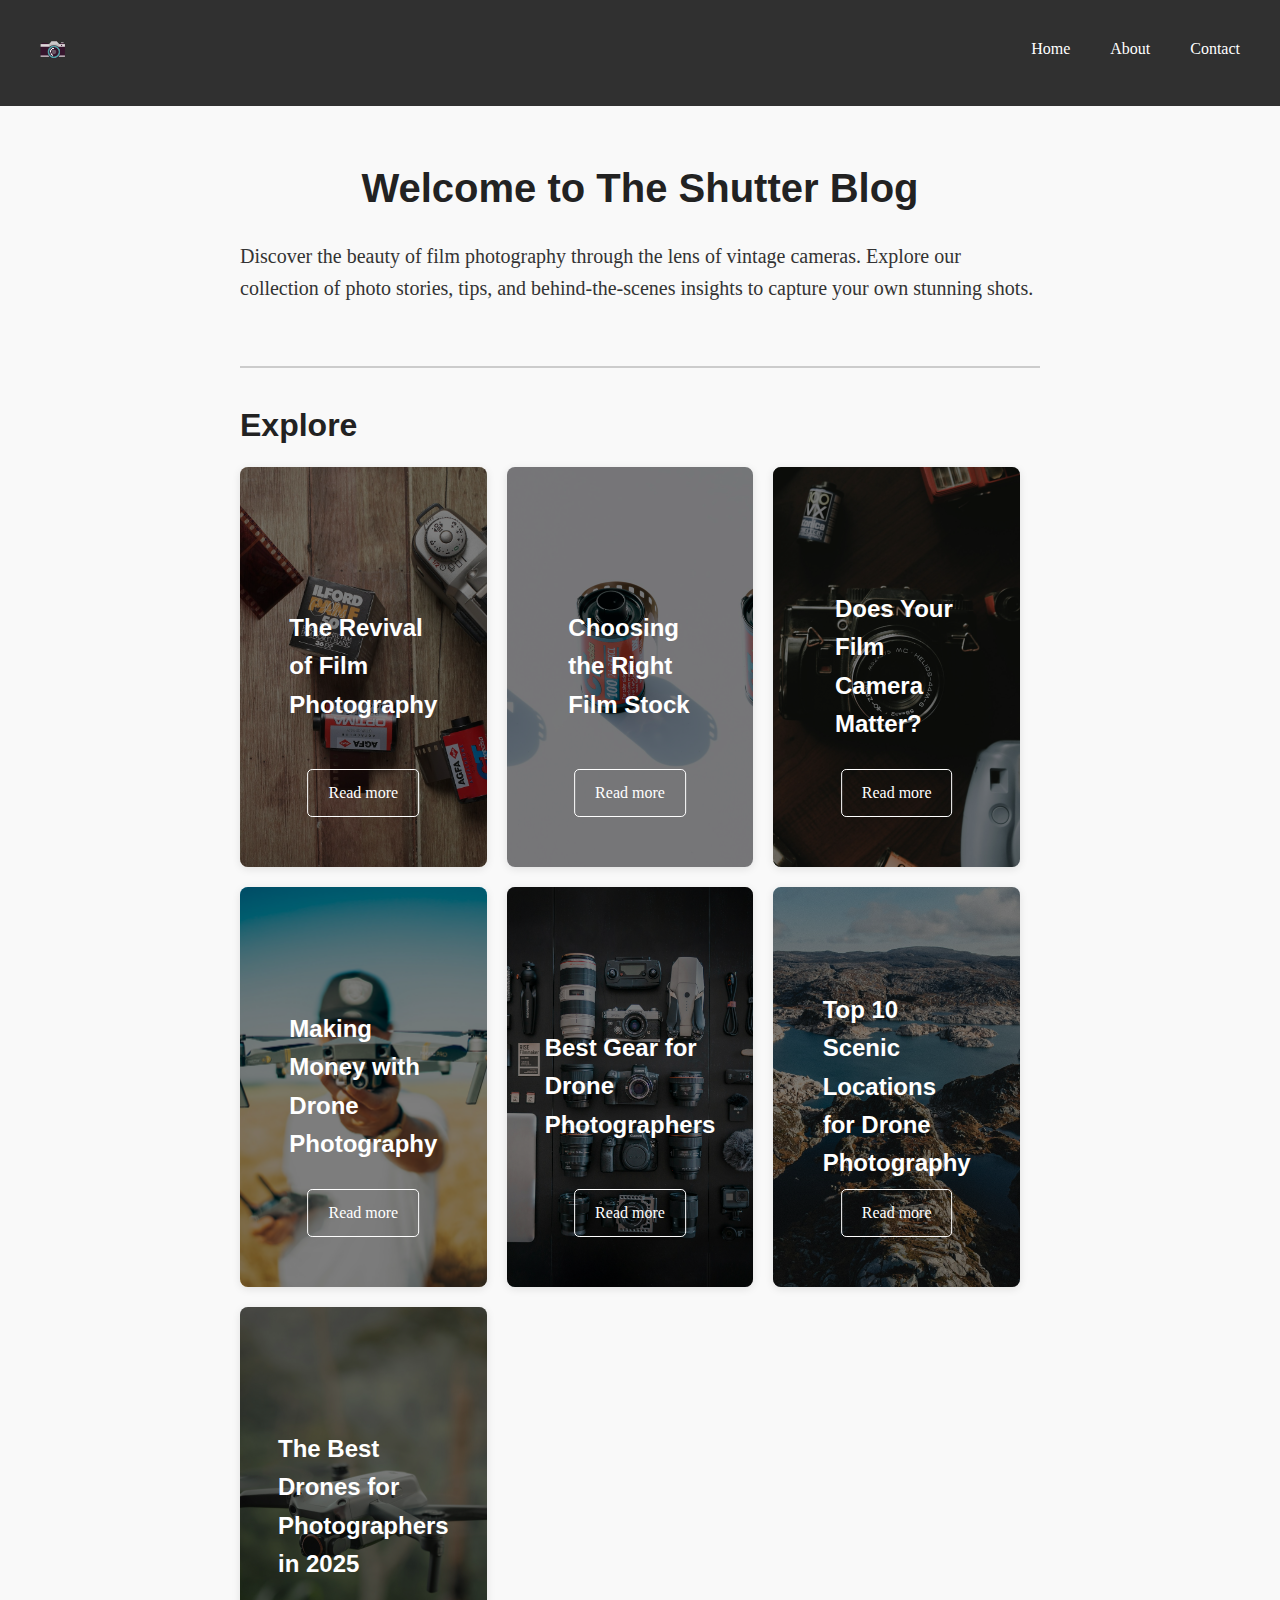
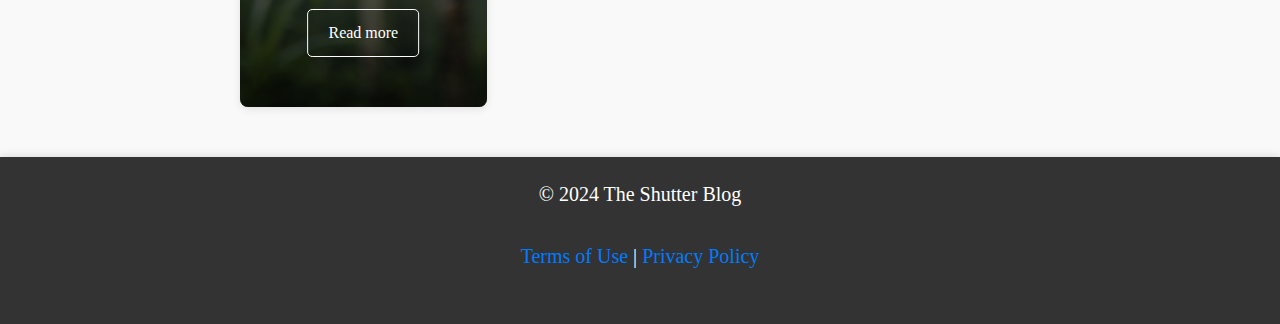
<file: index.html>
<!DOCTYPE html>
<html lang="en">
  <head>
    <meta charset="UTF-8" />
    <meta name="viewport" content="width=device-width, initial-scale=1.0" />
    <title>The Shutter Blog - Photography Blog</title>
    <link rel="stylesheet" href="style.css" />
    <meta name="description" content="The Shutter Blog shares film photography tips, gear reviews, and stories. Discover vintage cameras, expert advice, and insights to improve your skills.">
    <meta name="keywords" content="film photography, photography blog, vintage cameras, photo stories, photography tips, photography gear, film stock, drone photography, photography tutorials, camera reviews">
    <link rel="canonical" href="/">
    <meta name="robots" content="index, follow">
    <meta name="title" content="TheShutterBlog">
    <!-- Google tag (gtag.js) -->
<script async src="https://www.googletagmanager.com/gtag/js?id=G-QCFT264PS7"></script>
<script>
  window.dataLayer = window.dataLayer || [];
  function gtag(){dataLayer.push(arguments);}
  gtag('js', new Date());

  gtag('config', 'G-QCFT264PS7');
</script>
  </head>
  <body>
    <!-- Navigation Bar -->
    <nav>
      <div class="nav-container">
    <a
      href="/"
      aria-label="redirects to the homepage of this website"
    >
      <img src="../assets/logo.png" alt="The Logo of this blog, it" />
    </a>
    <ul>
      <a href="/"><li>Home</li></a>
      <a
        href=""
        aria-label="Learn more about this blog and who the author is"
      >
        <li>About</li> </a
      ><a href=""> <li>Contact</li> </a
      >
        <li></li>
      </a>
    </ul>
  </div>
  </nav>

    <!-- Main Content Area -->
    <main>
      <div class="blog-content">
        <!-- Featured Image with Title -->
        <div class="title-image-container">
        </div>

        <!-- Blog Title and Introduction -->
        <h1>Welcome to The Shutter Blog</h1>
        <p>
          Discover the beauty of film photography through the lens of vintage
          cameras. Explore our collection of photo stories, tips, and
          behind-the-scenes insights to capture your own stunning shots.
        </p>
        <hr />
        <h2>Explore</h2>
        <!-- Recent Blog Post Previews -->
        <section style="width: 100%">
          <div class="recent-blog-container">
            <article class="post-preview-container">
              <a href="./posts/revival-of-film-photography">
                <img
                  src="assets/dslr-camera-on-wooden-surface.jpg"
                  alt="Black and White Portrait"
                  class="post-thumbnail"
                />
                <div class="post-preview-content">
                  <h3 class="post-preview-title">
                    The Revival of Film Photography
                  </h3>
                  <div class="view-post-cta">Read more</div>
                </div>
              </a>
            </article>
            <article class="post-preview-container">
              <a href="./posts/choosing-the-right-film-stock">
                <img
                  src="assets/huge-amount-of-film.jpg"
                  alt="Black and White Portrait"
                  class="post-thumbnail"
                />
                <div class="post-preview-content">
                  <h3 class="post-preview-title">
                    Choosing the Right Film Stock
                  </h3>
                  <div class="view-post-cta">Read more</div>
                </div>
              </a>
            </article>
            
            <article class="post-preview-container">
              <a href="./posts/does-your-camera-matter">
                <img
                  src="assets/black-and-silver-nikon-camera-on-brown-wooden-table.jpg"
                  alt="black and silver nikon camera on brown wooden table"
                  class="post-thumbnail"
                />
                <div class="post-preview-content">
                  <h3 class="post-preview-title">
                    Does Your Film Camera Matter?
                  </h3>
                  <div class="view-post-cta">Read more</div>
                </div>
              </a>
            </article>
            <article class="post-preview-container">
              <a href="./posts/making-money-with-your-drone">
                <img
                  src="assets/shallow-focus-photography-of-quadcopter.jpg"
                  alt="shallow focus photography of quadcopter"
                  class="post-thumbnail"
                />
                <div class="post-preview-content">
                  <h3 class="post-preview-title">
                    Making Money with Drone Photography
                  </h3>
                  <div class="view-post-cta">Read more</div>
                </div>
              </a>
            </article>
            <article class="post-preview-container">
              <a href="./posts/best-gear-for-drone">
                <img
                  src="assets/silver-macbook-black-dslr-camera-and-black-dslr-camera.jpg"
                  alt="silver macbook black-dslr camera and black dslr camera"
                  class="post-thumbnail"
                />
                <div class="post-preview-content">
                  <h3 class="post-preview-title">
                    Best Gear for Drone Photographers
                  </h3>
                  <div class="view-post-cta">Read more</div>
                </div>
              </a>
            </article>
            <article class="post-preview-container">
              <a href="./posts/top-10-locations-for-drone-photography">
                <img
                  src="./assets/a-large-body-of-water-surrounded-by-mountains.jpg"
                  alt="a large body of water surrounded by mountains"
                  class="post-thumbnail"
                />
                <div class="post-preview-content">
                  <h3 class="post-preview-title">
                    Top 10 Scenic Locations for Drone Photography
                  </h3>
                  <div class="view-post-cta">Read more</div>
                </div>
              </a>
            </article>
            <article class="post-preview-container">
              <a href="./posts/best-drone-in-2025">
                <img
                  src="./assets/a-white-and-black-remote-controlled-drone-over-a-forest.jpg"
                  alt="a large body of water surrounded by mountains"
                  class="post-thumbnail"
                />
                <div class="post-preview-content">
                  <h3 class="post-preview-title">
                    The Best Drones for Photographers in 2025
                  </h3>
                  <div class="view-post-cta">Read more</div>
                </div>
              </a>
            </article>
          </div>
        </section>
      </div>
    </main>

    <!-- Footer -->
    <footer>
      <p>&copy; 2024 The Shutter Blog</p>
      <p>
        <a href="./terms-of-use">Terms of Use</a> |
        <a href="./privacy-policy">Privacy Policy</a>
      </p>
    </footer>
  </body>
</html>
</file>
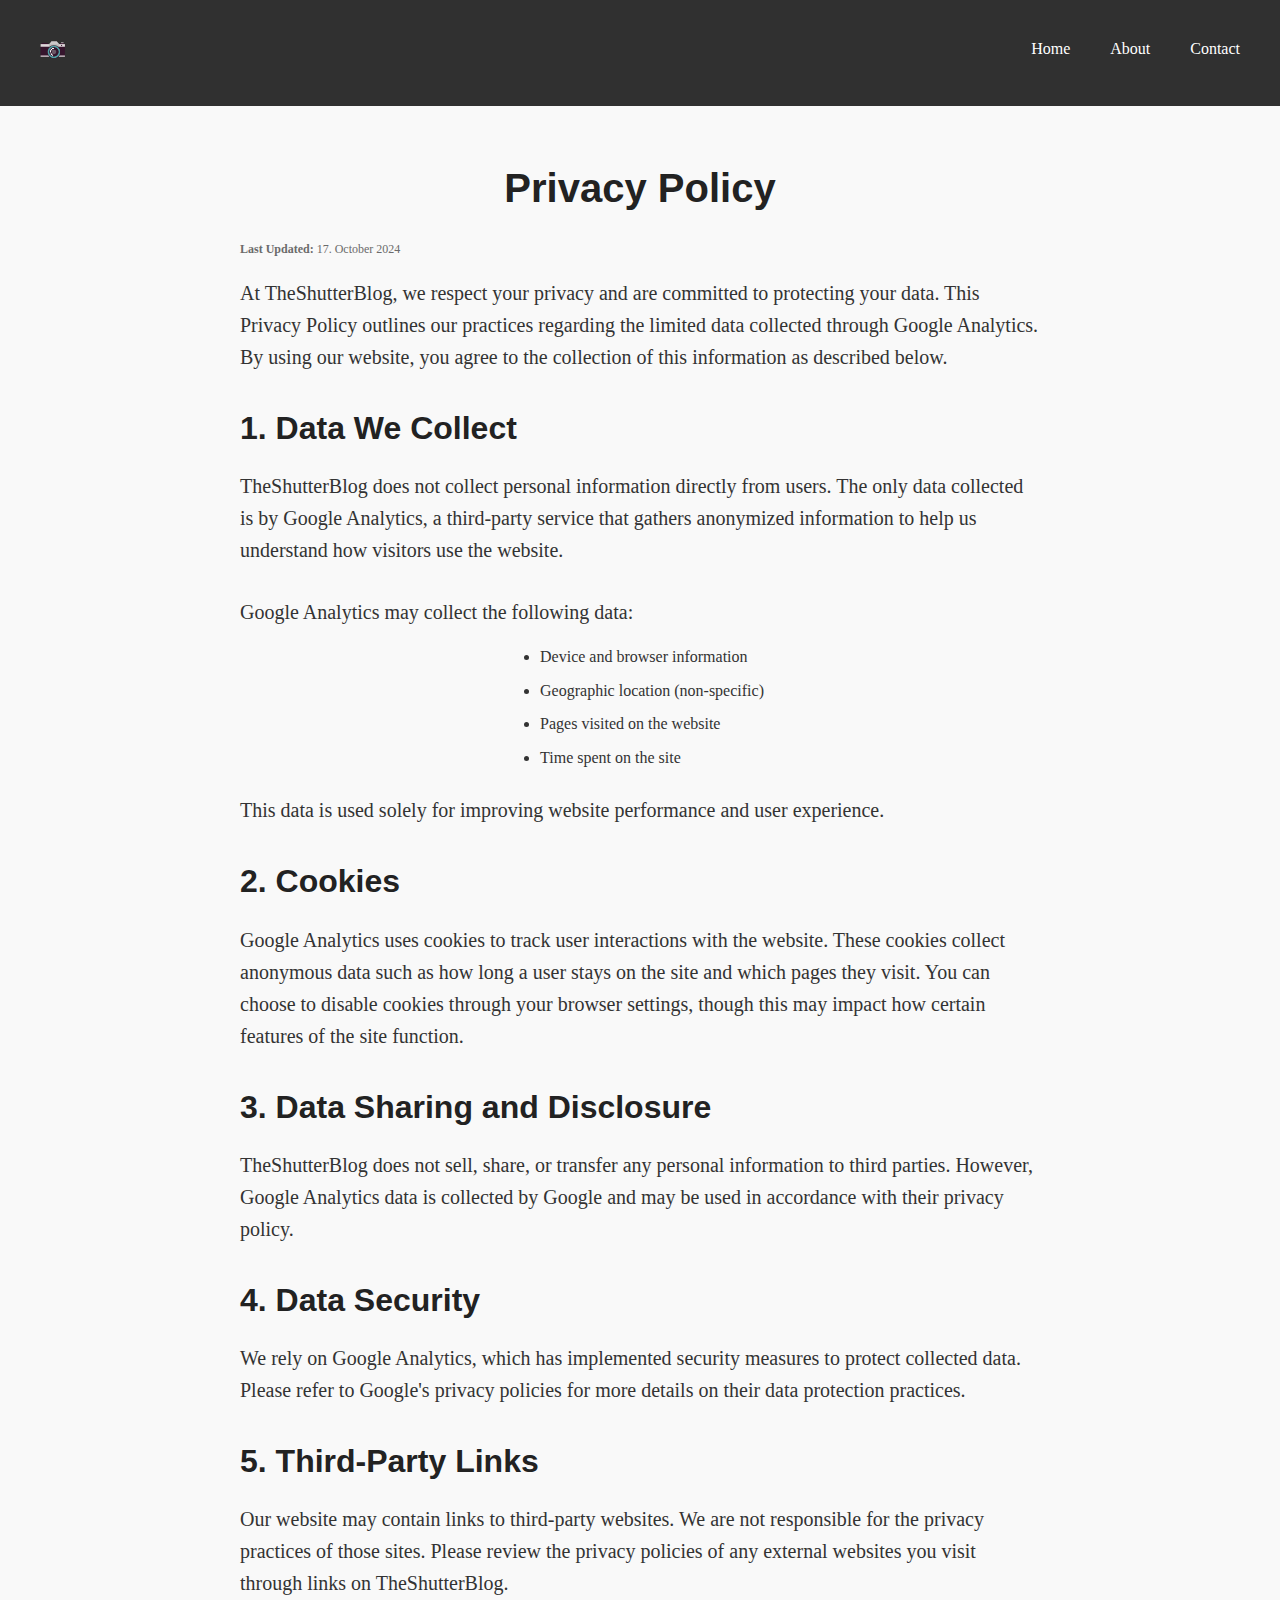
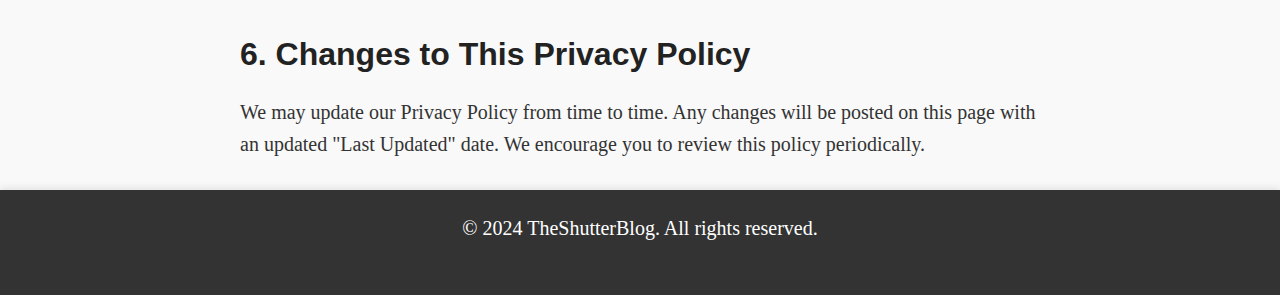
<file: privacy-policy.html>
<!DOCTYPE html>
<html lang="en">
  <head>
    <meta charset="UTF-8" />
    <meta name="viewport" content="width=device-width, initial-scale=1.0" />
    <meta http-equiv="X-UA-Compatible" content="IE=edge" />
    <title>Terms of Use - TheShutterBlog</title>
    <link rel="stylesheet" href="style.css" />
    <link rel="canonical" href="https://www.theshutterblog.com/privacy-policy">
    <meta name="robots" content="index, follow">
    <!-- Google tag (gtag.js) -->
<script async src="https://www.googletagmanager.com/gtag/js?id=G-QCFT264PS7"></script>
<script>
  window.dataLayer = window.dataLayer || [];
  function gtag(){dataLayer.push(arguments);}
  gtag('js', new Date());

  gtag('config', 'G-QCFT264PS7');
</script>
  </head>
  <body>
    <nav>
      <div class="nav-container">
    <a
      href="/"
      aria-label="redirects to the homepage of this website"
    >
      <img src="../assets/logo.png" alt="The Logo of this blog, it" />
    </a>
    <ul>
      <a href="/"><li>Home</li></a>
      <a
        href=""
        aria-label="Learn more about this blog and who the author is"
      >
        <li>About</li> </a
      ><a href=""> <li>Contact</li> </a
      >
        <li></li>
      </a>
    </ul>
  </div>
  </nav>
    <main>

  

    <section class="blog-content">
      <h1>Privacy Policy</h1>
      <p class="tos-last-update"><strong>Last Updated:</strong> 17. October 2024</p>

      <p>At TheShutterBlog, we respect your privacy and are committed to protecting your data. This Privacy Policy outlines our practices regarding the limited data collected through Google Analytics. By using our website, you agree to the collection of this information as described below.</p>
  
      <h2>1. Data We Collect</h2>
      <p>TheShutterBlog does not collect personal information directly from users. The only data collected is by Google Analytics, a third-party service that gathers anonymized information to help us understand how visitors use the website.</p>
      <p>Google Analytics may collect the following data:</p>
      <ul>
          <li>Device and browser information</li>
          <li>Geographic location (non-specific)</li>
          <li>Pages visited on the website</li>
          <li>Time spent on the site</li>
      </ul>
      <p>This data is used solely for improving website performance and user experience.</p>
  
      <h2>2. Cookies</h2>
      <p>Google Analytics uses cookies to track user interactions with the website. These cookies collect anonymous data such as how long a user stays on the site and which pages they visit. You can choose to disable cookies through your browser settings, though this may impact how certain features of the site function.</p>
  
      <h2>3. Data Sharing and Disclosure</h2>
      <p>TheShutterBlog does not sell, share, or transfer any personal information to third parties. However, Google Analytics data is collected by Google and may be used in accordance with their privacy policy.</p>
  
      <h2>4. Data Security</h2>
      <p>We rely on Google Analytics, which has implemented security measures to protect collected data. Please refer to Google's privacy policies for more details on their data protection practices.</p>
  
      <h2>5. Third-Party Links</h2>
      <p>Our website may contain links to third-party websites. We are not responsible for the privacy practices of those sites. Please review the privacy policies of any external websites you visit through links on TheShutterBlog.</p>
  
      <h2>6. Changes to This Privacy Policy</h2>
      <p>We may update our Privacy Policy from time to time. Any changes will be posted on this page with an updated "Last Updated" date. We encourage you to review this policy periodically.</p>
   <!-- TODO: buy proton mail plus to get an alias email address -->
      <!-- <h2>7. Contact Us</h2>
      <p>If you have any questions or concerns about this Privacy Policy, please contact us at:</p>
      <p><strong>Email:</strong> [your email address]</p> -->

    </section>
</main>
    <footer>
      <p>&copy; 2024 TheShutterBlog. All rights reserved.</p>
    </footer>
  </body>
</html>
</file>
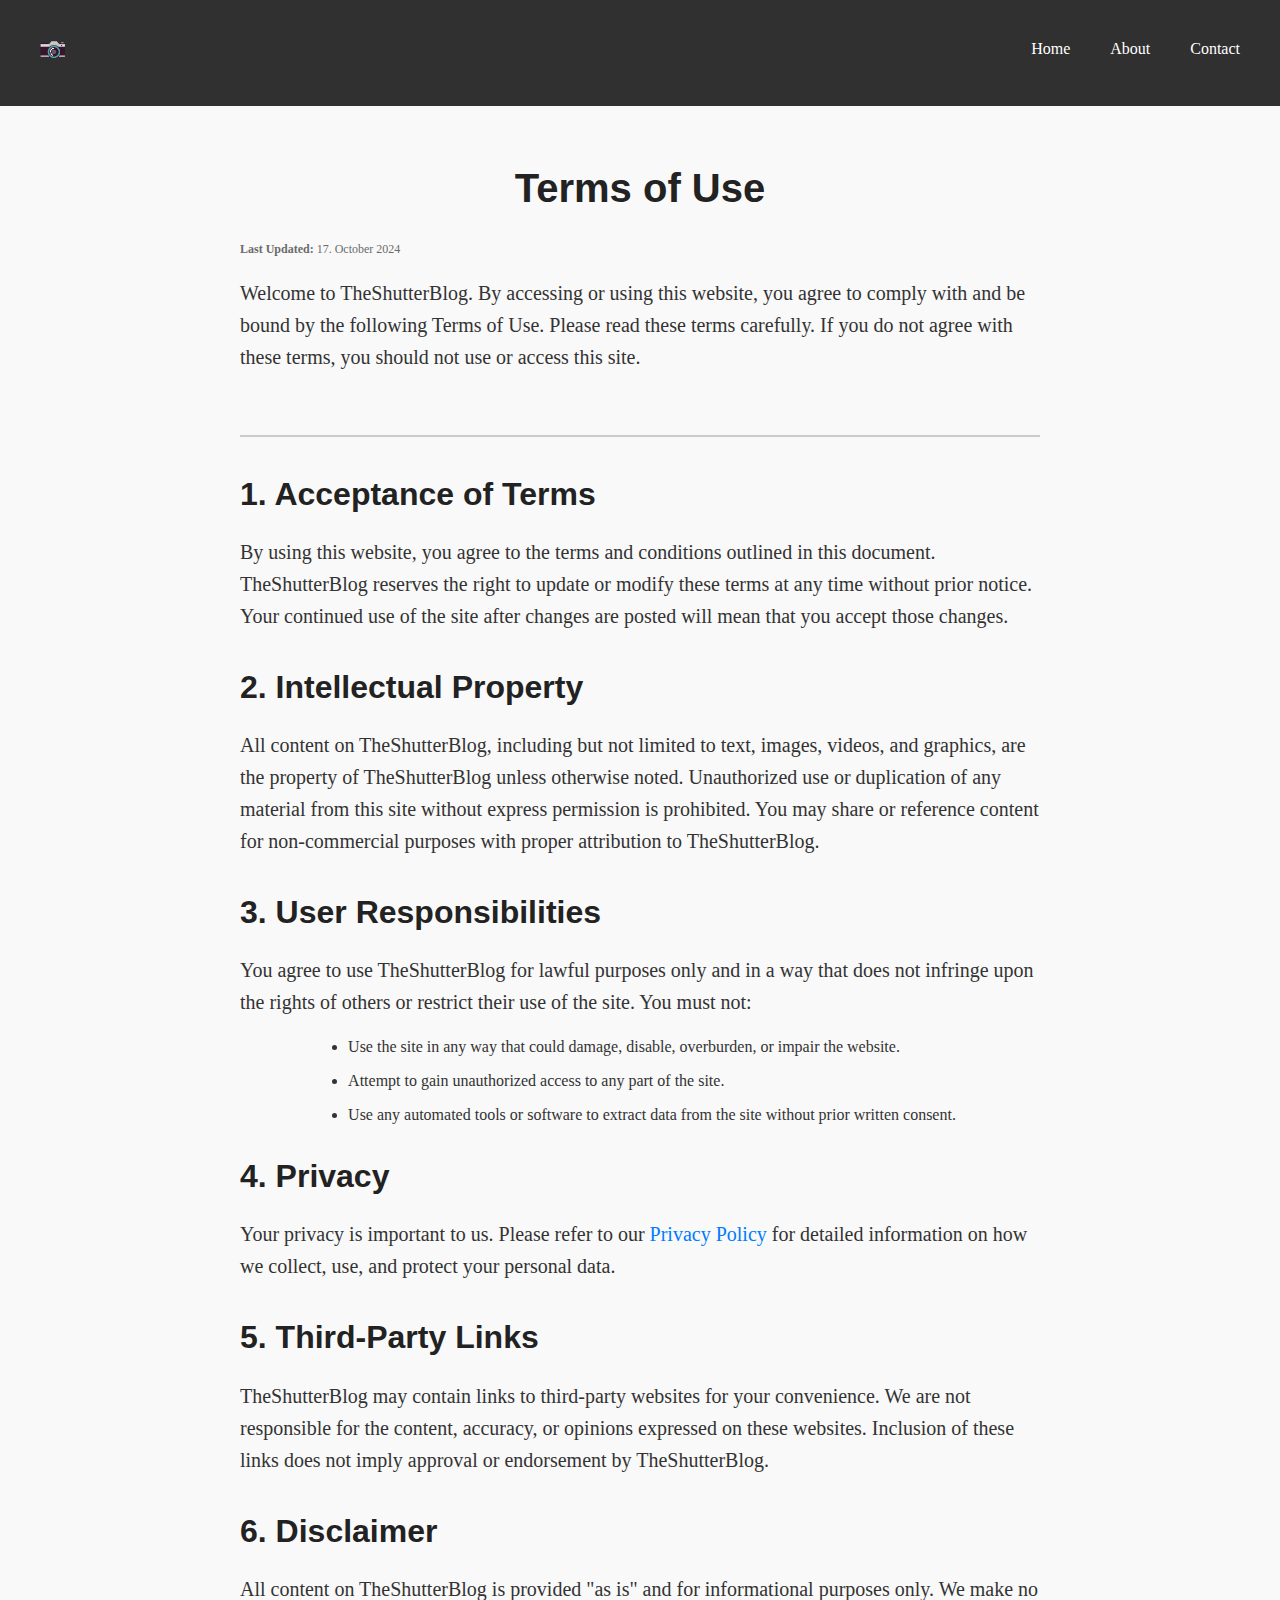
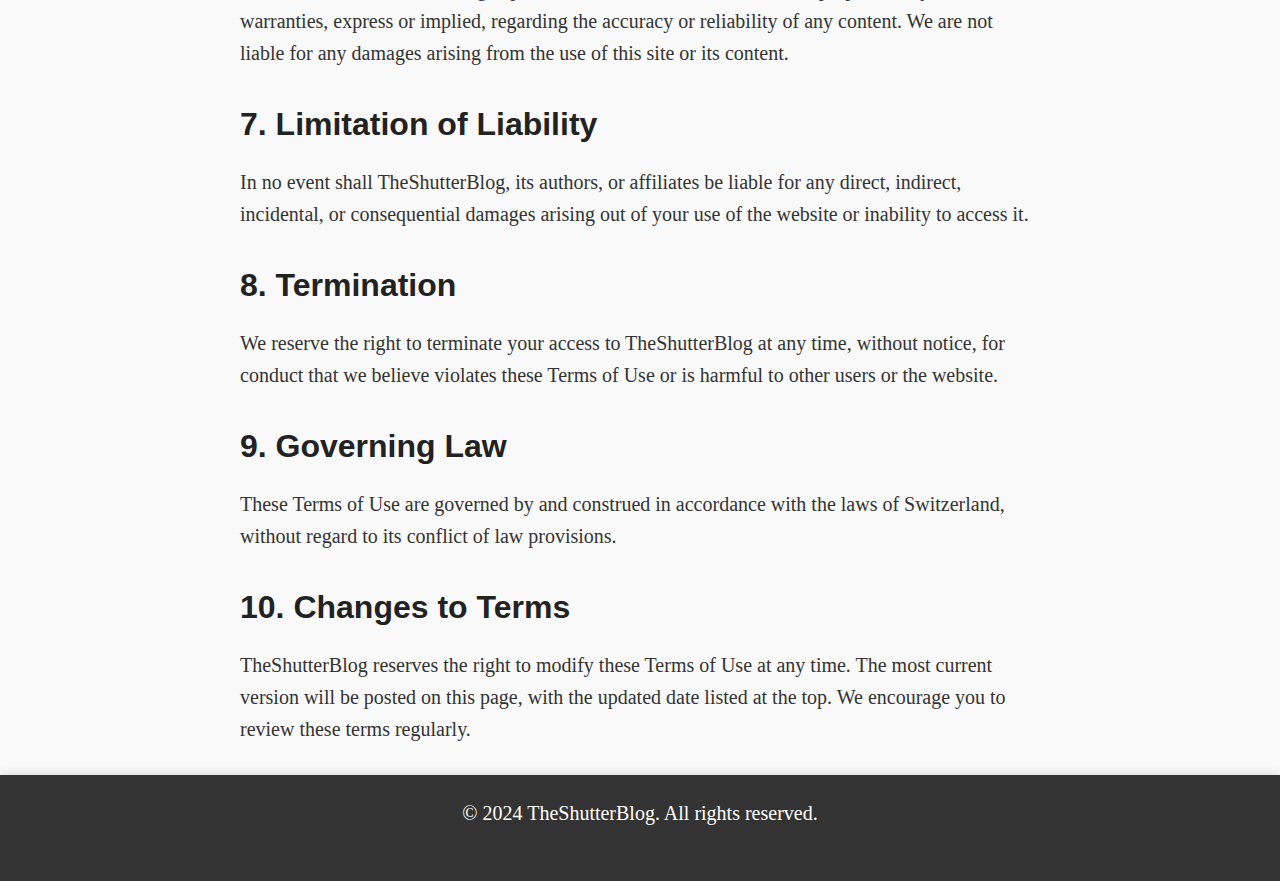
<file: terms-of-use.html>
<!DOCTYPE html>
<html lang="en">
  <head>
    <meta charset="UTF-8" />
    <meta name="viewport" content="width=device-width, initial-scale=1.0" />
    <meta http-equiv="X-UA-Compatible" content="IE=edge" />
    <title>Terms of Use - TheShutterBlog</title>
    <link rel="stylesheet" href="./style.css" />
    <!-- Google tag (gtag.js) -->
<script async src="https://www.googletagmanager.com/gtag/js?id=G-QCFT264PS7"></script>
<link rel="canonical" href="https://theshutterblog.com/terms-of-use">
<meta name="robots" content="index, follow">
<script>
  window.dataLayer = window.dataLayer || [];
  function gtag(){dataLayer.push(arguments);}
  gtag('js', new Date());

  gtag('config', 'G-QCFT264PS7');
</script>
  </head>
  <body>
    <nav>
      <div class="nav-container">
    <a
      href="/"
      aria-label="redirects to the homepage of this website"
    >
      <img src="../assets/logo.png" alt="The Logo of this blog, it" />
    </a>
    <ul>
      <a href="/"><li>Home</li></a>
      <a
        href=""
        aria-label="Learn more about this blog and who the author is"
      >
        <li>About</li> </a
      ><a href=""> <li>Contact</li> </a
      >
        <li></li>
      </a>
    </ul>
  </div>
  </nav>
    <main>

  

    <section class="blog-content">
        <h1>Terms of Use</h1>
        <p class="tos-last-update"><strong>Last Updated:</strong> 17. October 2024</p>
      
      <p>
        Welcome to TheShutterBlog. By accessing or using this website, you
        agree to comply with and be bound by the following Terms of Use. Please
        read these terms carefully. If you do not agree with these terms, you
        should not use or access this site.
      </p>
<hr>
      <h2>1. Acceptance of Terms</h2>
      <p>
        By using this website, you agree to the terms and conditions outlined in
        this document. TheShutterBlog reserves the right to update or modify
        these terms at any time without prior notice. Your continued use of the
        site after changes are posted will mean that you accept those changes.
      </p>

      <h2>2. Intellectual Property</h2>
      <p>
        All content on TheShutterBlog, including but not limited to text,
        images, videos, and graphics, are the property of TheShutterBlog
        unless otherwise noted. Unauthorized use or duplication of any material
        from this site without express permission is prohibited. You may share
        or reference content for non-commercial purposes with proper attribution
        to TheShutterBlog.
      </p>

      <h2>3. User Responsibilities</h2>
      <p style="margin-bottom: 0em;">
        You agree to use TheShutterBlog for lawful purposes only and in a way
        that does not infringe upon the rights of others or restrict their use
        of the site. You must not:
      </p>
      <ul>
        <li>
          Use the site in any way that could damage, disable, overburden, or
          impair the website.
        </li>
        <li>Attempt to gain unauthorized access to any part of the site.</li>
        <li>
          Use any automated tools or software to extract data from the site
          without prior written consent.
        </li>
      </ul>

      <h2>4. Privacy</h2>
      <p>
        Your privacy is important to us. Please refer to our
        <a href="privacy-policy.html">Privacy Policy</a> for detailed
        information on how we collect, use, and protect your personal data.
      </p>

      <h2>5. Third-Party Links</h2>
      <p>
        TheShutterBlog may contain links to third-party websites for your
        convenience. We are not responsible for the content, accuracy, or
        opinions expressed on these websites. Inclusion of these links does not
        imply approval or endorsement by TheShutterBlog.
      </p>

      <h2>6. Disclaimer</h2>
      <p>
        All content on TheShutterBlog is provided "as is" and for
        informational purposes only. We make no warranties, express or implied,
        regarding the accuracy or reliability of any content. We are not liable
        for any damages arising from the use of this site or its content.
      </p>

      <h2>7. Limitation of Liability</h2>
      <p>
        In no event shall TheShutterBlog, its authors, or affiliates be
        liable for any direct, indirect, incidental, or consequential damages
        arising out of your use of the website or inability to access it.
      </p>

      <h2>8. Termination</h2>
      <p>
        We reserve the right to terminate your access to TheShutterBlog at
        any time, without notice, for conduct that we believe violates these
        Terms of Use or is harmful to other users or the website.
      </p>

      <h2>9. Governing Law</h2>
      <p>
        These Terms of Use are governed by and construed in accordance with the
        laws of Switzerland, without regard to its conflict of law
        provisions.
      </p>
  <!-- TODO: buy proton mail plus to get an alias email address -->
      <!-- <h2>10. Contact Information</h2>
      <p>
        If you have any questions or concerns about these Terms of Use, please
        contact us at:<br />
        <strong>Email:</strong> [your email address]<br />
      </p> -->

      <h2>10. Changes to Terms</h2>
      <p>
        TheShutterBlog reserves the right to modify these Terms of Use at any
        time. The most current version will be posted on this page, with the
        updated date listed at the top. We encourage you to review these terms
        regularly.
      </p>

    </section>
</main>
    <footer>
      <p>&copy; 2024 TheShutterBlog. All rights reserved.</p>
    </footer>
  </body>
</html>
</file>
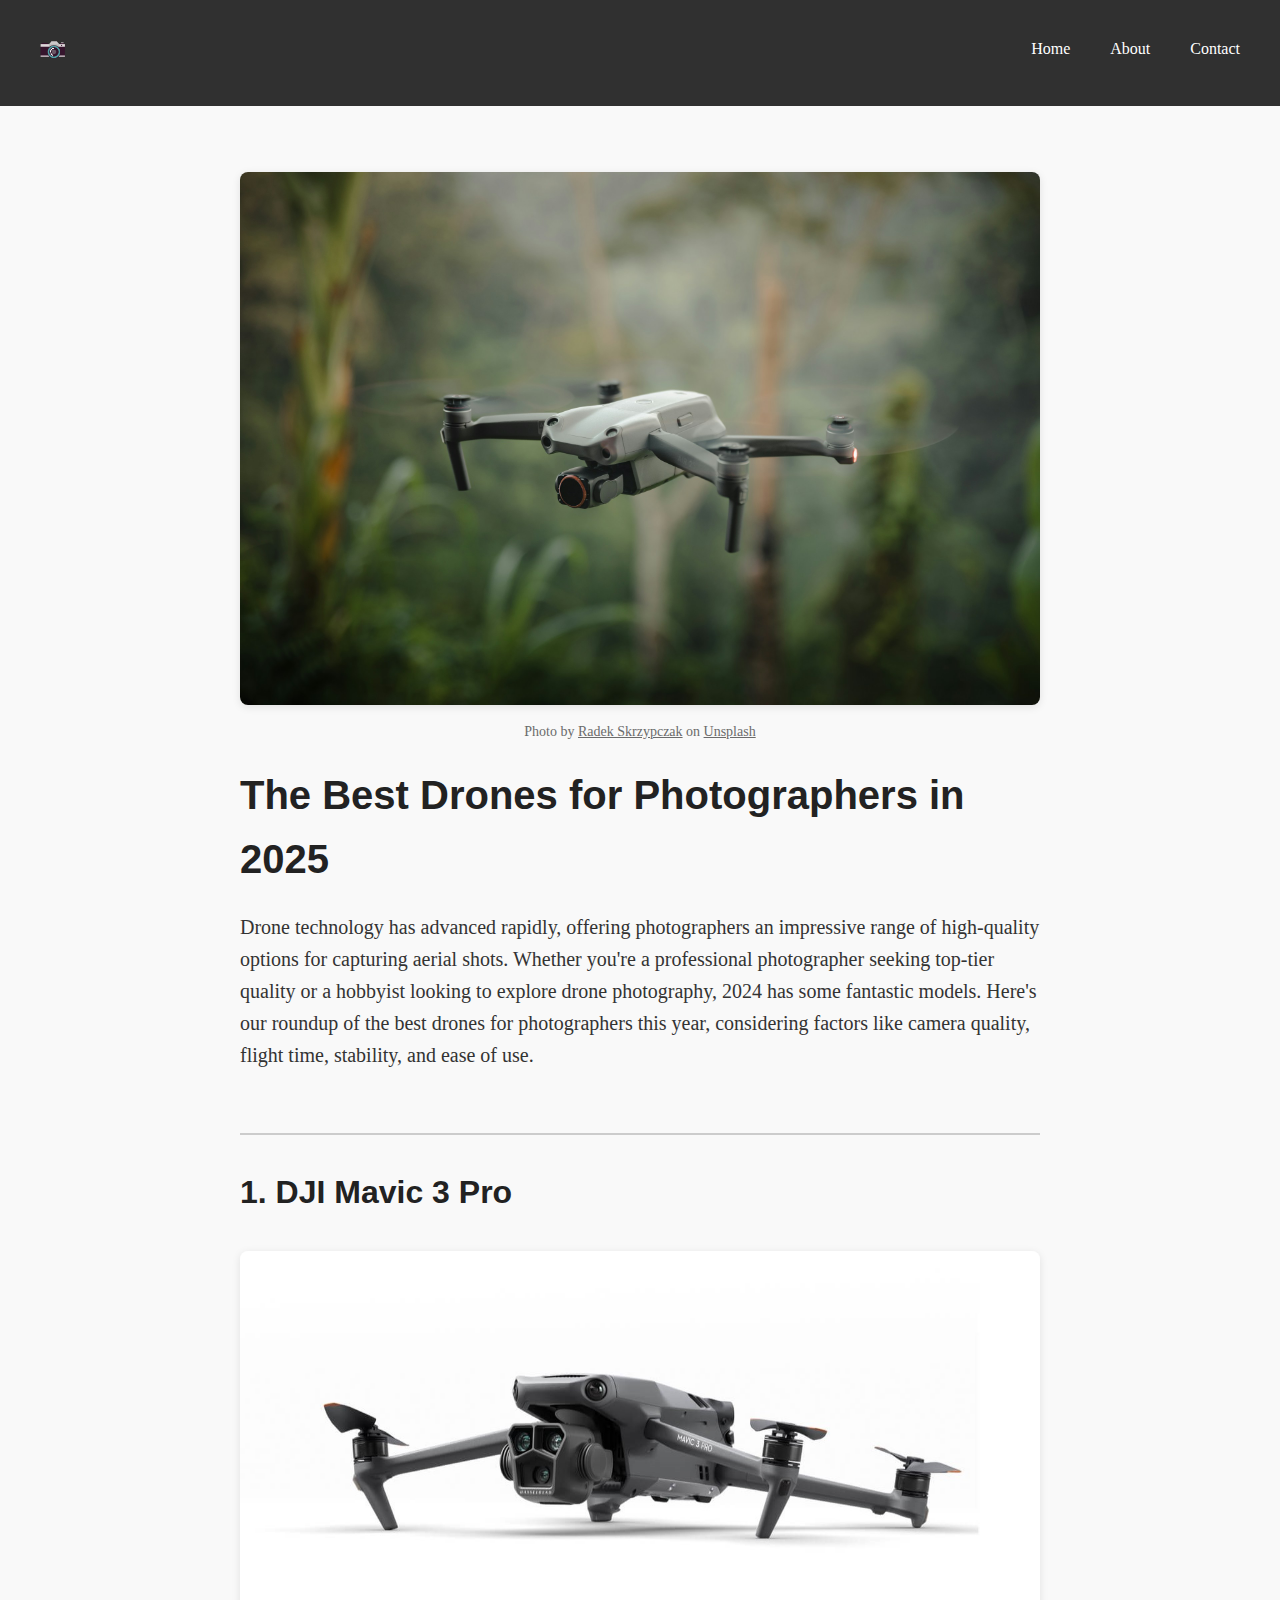
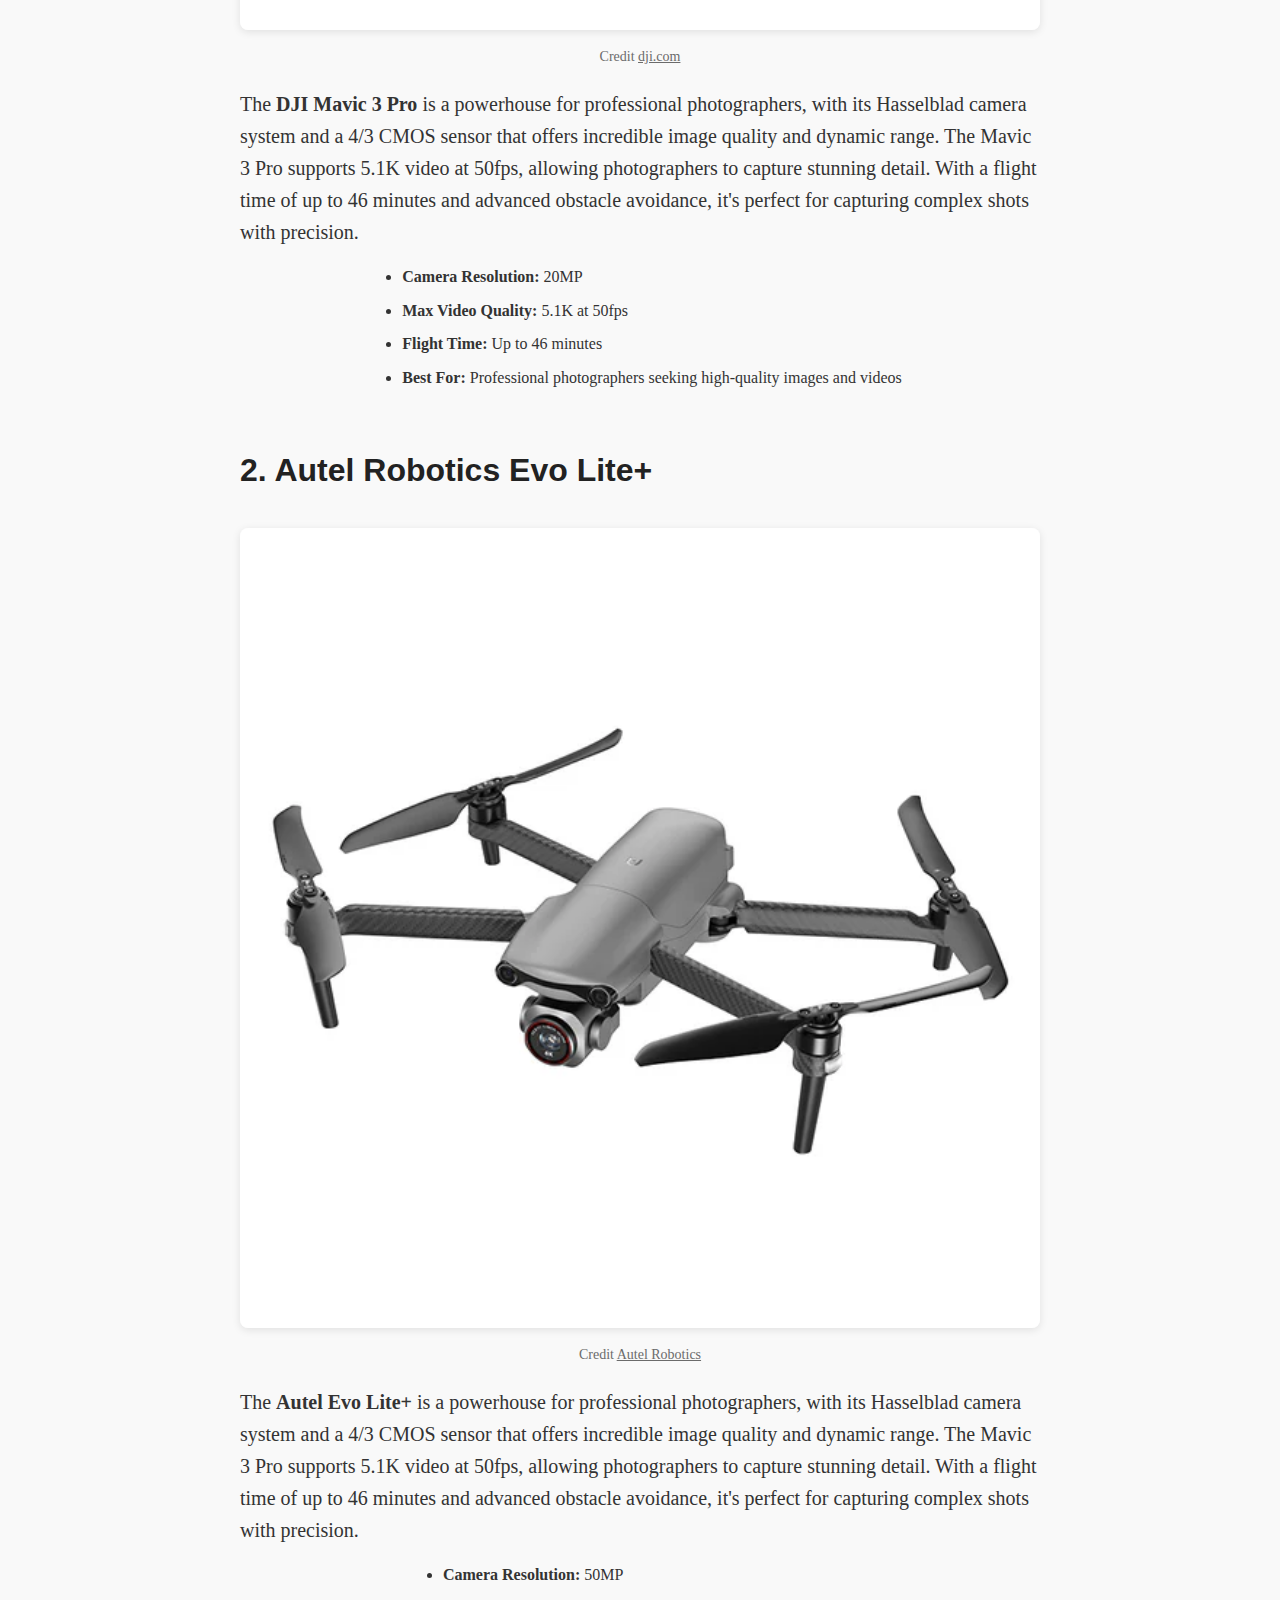
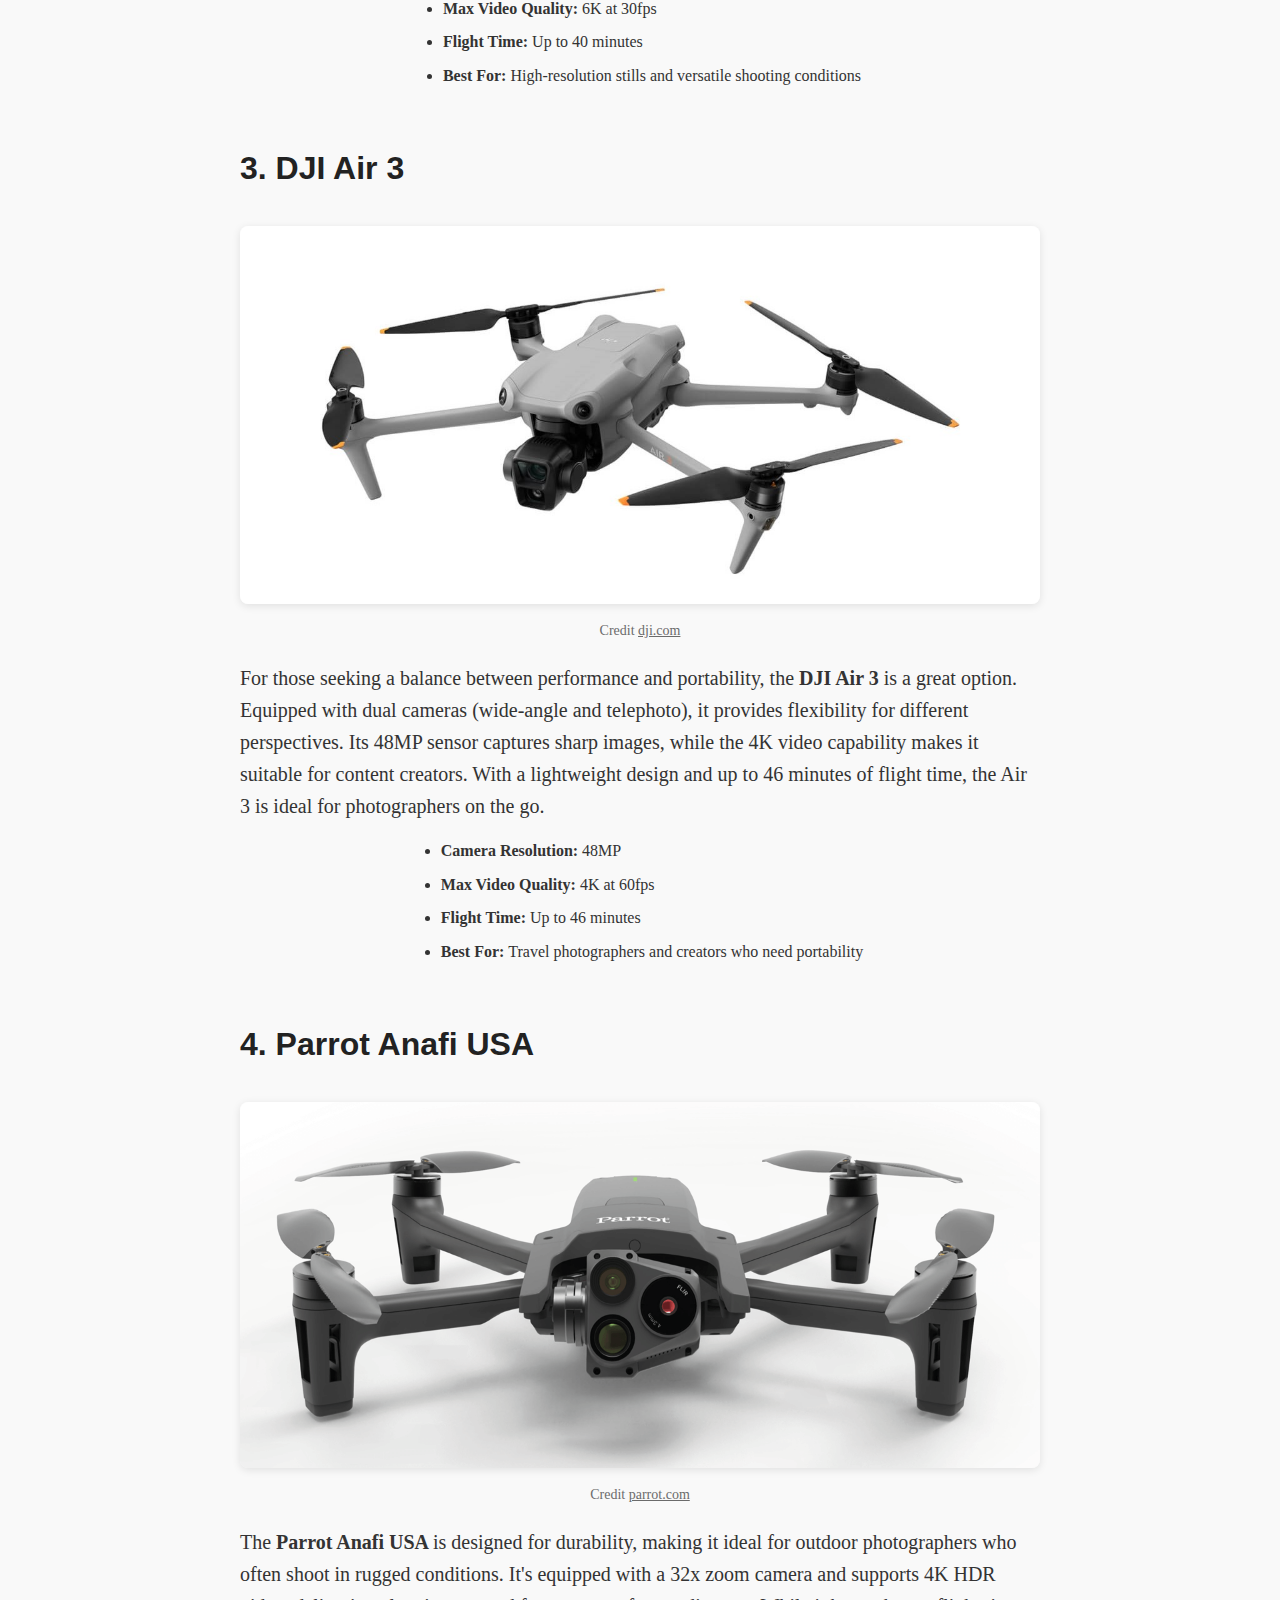
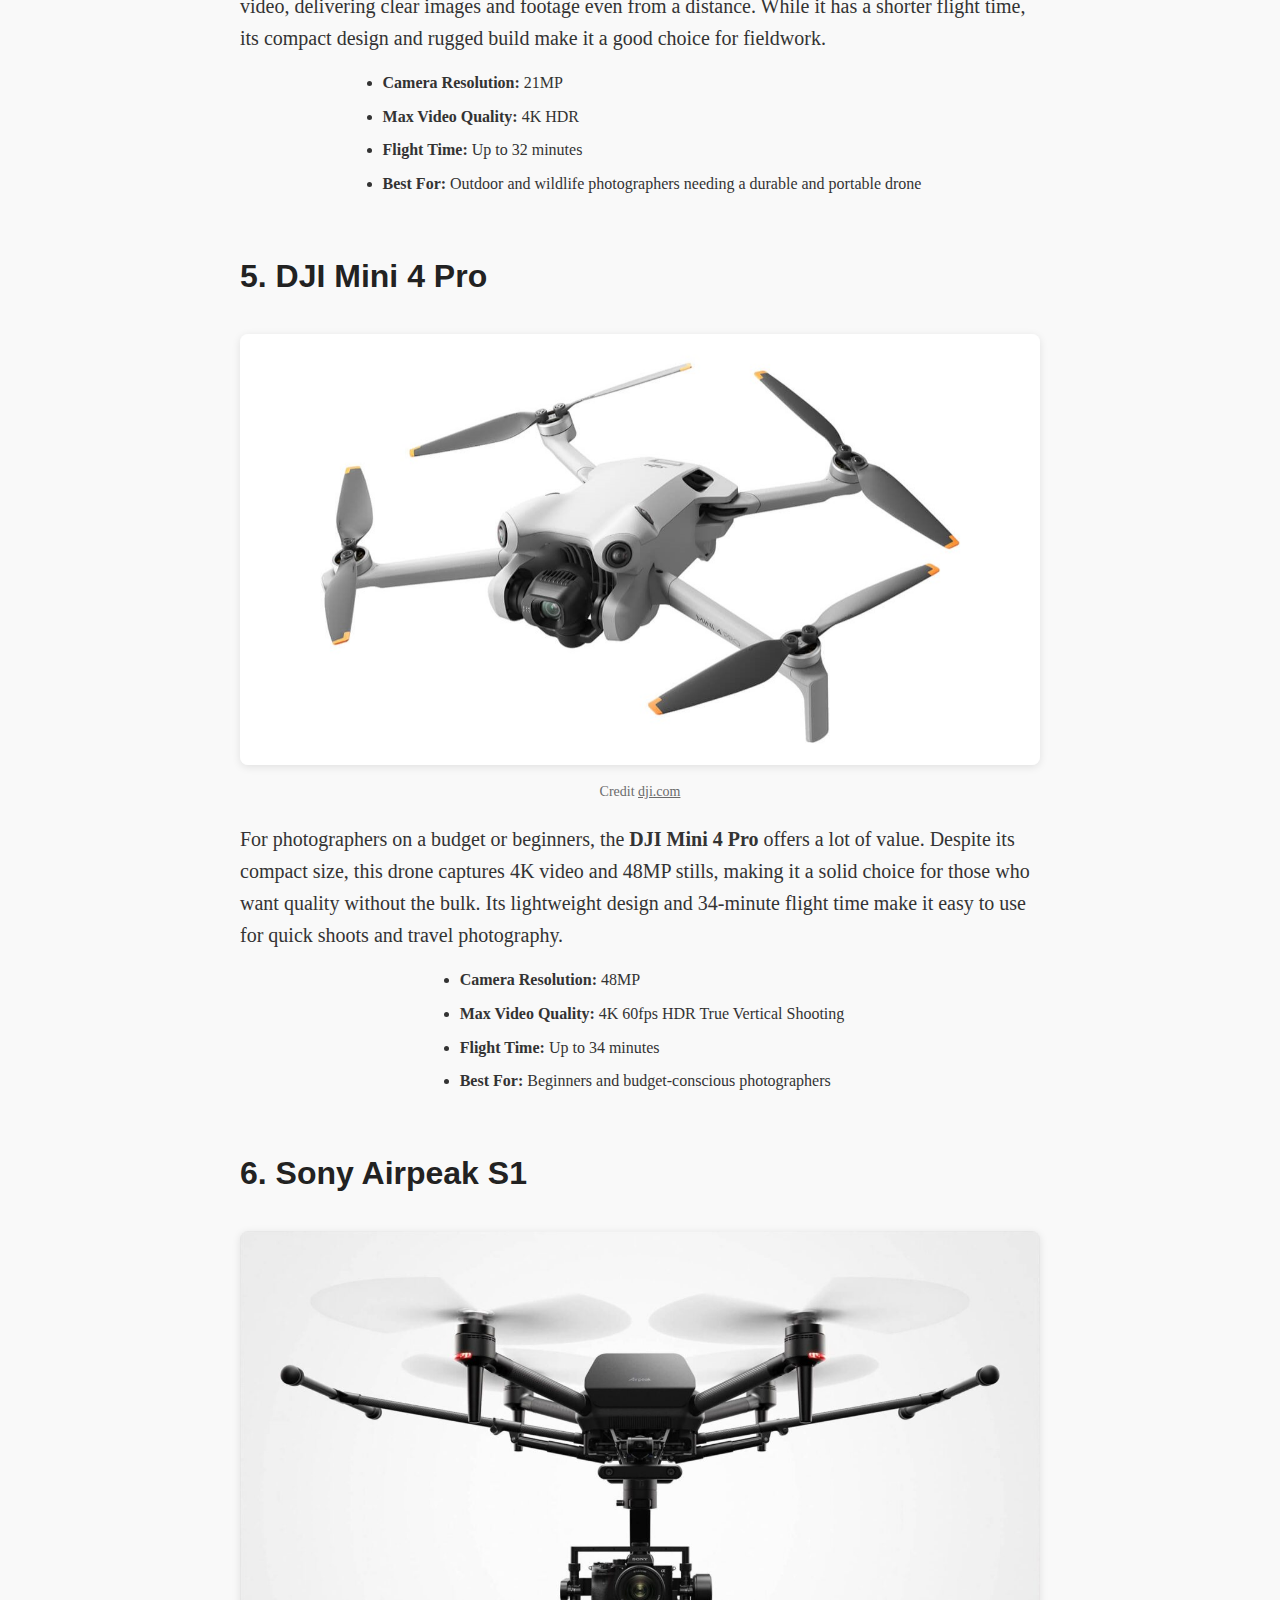
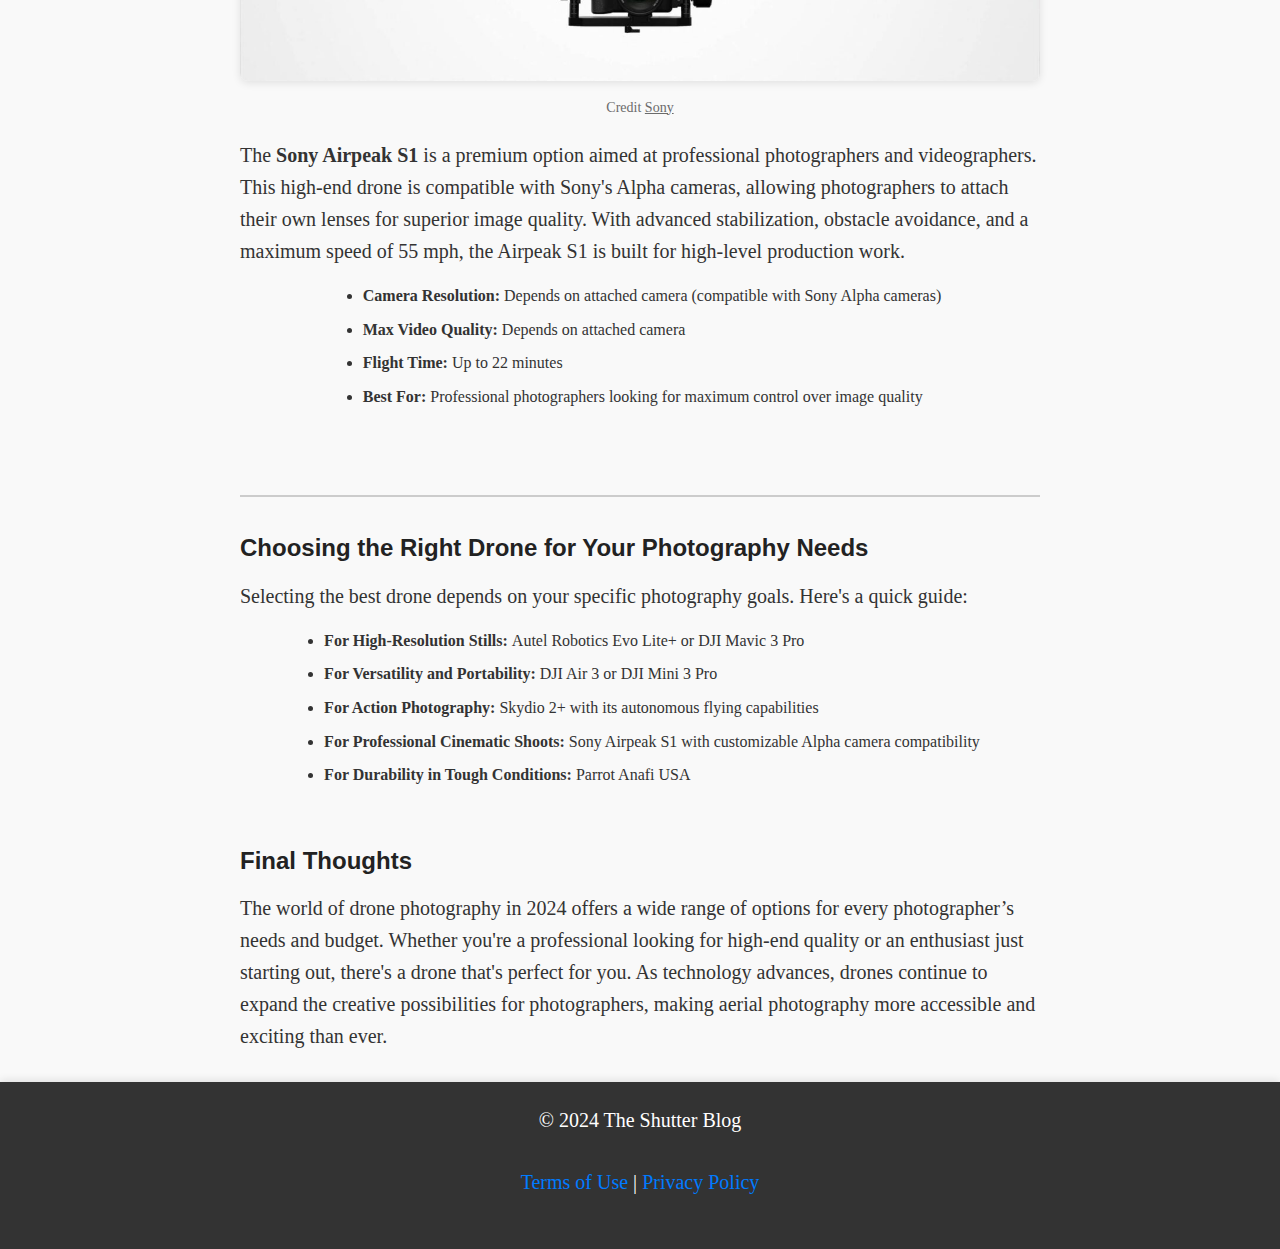
<file: posts/best-drone-in-2025.html>
<!DOCTYPE html>
<html lang="en">

<head>
    <meta charset="UTF-8" />
    <meta name="viewport" content="width=device-width, initial-scale=1.0" />
    <title>The Best Drones for Photographers in 2025</title>
    <link rel="stylesheet" href="../style.css" />
    <meta name="description"
        content="Find the best drones for photographers in 2025, from pro models to budget-friendly options. Explore top features and choose the perfect drone for your needs." />
    <meta name="keywords"
        content="best drones 2024, best drones 2025, drones for photographers, top drones for photography, DJI Mavic 3 Pro, DJI Mini 4 Pro, DJI Air 3, Autel Evo Lite+, Sony Airpeak S1, drone photography" />
    <meta name="author" content="Janis Ringli">
    <meta name="robots" content="index, follow">
    <link rel="canonical" href="https://theshutterblog.com/posts/best-drone-in-2025">
    <!-- Google tag (gtag.js) -->
<script async src="https://www.googletagmanager.com/gtag/js?id=G-QCFT264PS7"></script>
<script>
  window.dataLayer = window.dataLayer || [];
  function gtag(){dataLayer.push(arguments);}
  gtag('js', new Date());

  gtag('config', 'G-QCFT264PS7');
</script>
</head>

<body>
    <nav>
        <div class="nav-container">
            <a href="/" aria-label="redirects to the homepage of this website">
                <img src="../assets/logo.png" alt="The Logo of this blog, it" />
            </a>
            <ul>
                <a href="/">
                    <li>Home</li>
                </a>
                <a href="" aria-label="Learn more about this blog and who the author is">
                    <li>About</li>
                </a><a href="">
                    <li>Contact</li>
                </a>
                <li></li>
                </a>
            </ul>
        </div>
    </nav>
    <main>
        <section class="blog-content">
            <div class="title-image-container">
                <img class="title-image" id="title-image" src="../assets/a-white-and-black-remote-controlled-drone-over-a-forest.jpg"
                    alt="a white and black remote controlled drone over a forest" />
                <p class="image-credit">
                    Photo by <a href="https://unsplash.com/@radosky?utm_content=creditCopyText&utm_medium=referral&utm_source=unsplash">Radek Skrzypczak</a> on <a href="https://unsplash.com/photos/a-white-and-black-remote-controlled-flying-over-a-forest-nzjMs7viEDs?utm_content=creditCopyText&utm_medium=referral&utm_source=unsplash">Unsplash</a>
  
                </p>
                <div class="thumbnail-image-container">
                    <img id="post-thumbnail" src="../assets/floating-Kodak-film.jpg"
                        alt="a roll of Kodak Color 200 film falling floating in the center of the image"
                        class="feeling-lucky-post-thumbnail">
                    <p class="image-credit">Photo by <a
                            href="https://unsplash.com/@achautla?utm_content=creditCopyText&utm_medium=referral&utm_source=unsplash">Héctor
                            Achautla</a> on <a
                            href="https://unsplash.com/photos/white-and-black-plastic-tube-QJOZ-Tgv6nM?utm_content=creditCopyText&utm_medium=referral&utm_source=unsplash">Unsplash</a>
                    </p>
                </div>
            </div>
            <h1>The Best Drones for Photographers in 2025</h1>
            <p>Drone technology has advanced rapidly, offering photographers an impressive range of high-quality options for capturing aerial shots. Whether you're a professional photographer seeking top-tier quality or a hobbyist looking to explore drone photography, 2024 has some fantastic models. Here's our roundup of the best drones for photographers this year, considering factors like camera quality, flight time, stability, and ease of use.</p>

            <hr>


            <h2>1. DJI Mavic 3 Pro</h2>
            
            <img src="../assets/dji-mavic-3-pro.jpg" alt="an illustration of the DJI Mavic 3 Pro" class="center title-image">
            <p class="image-credit">Credit <a href="https://dji.com">dji.com</a>
            </p>
        
            <p>
                The <strong>DJI Mavic 3 Pro</strong> is a powerhouse for professional photographers, with its Hasselblad camera system and a 4/3 CMOS sensor that offers incredible image quality and dynamic range. The Mavic 3 Pro supports 5.1K video at 50fps, allowing photographers to capture stunning detail. With a flight time of up to 46 minutes and advanced obstacle avoidance, it's perfect for capturing complex shots with precision.
                <ul>
                    <li><strong>Camera Resolution: </strong>20MP</li>
                    <li><strong>Max Video Quality: </strong>5.1K at 50fps</li>
                    <li><strong>Flight Time: </strong>Up to 46 minutes</li>
                    <li><strong>Best For: </strong>Professional photographers seeking high-quality images and videos</li>
                </ul>
            </p>
            <h2>2. Autel Robotics Evo Lite+</h2>
            <img src="../assets/autel-robotics-evo-lite.webp" alt="an illustration of the Autel Robotics Evo Lite+" class="center title-image">
            <p class="image-credit">Credit <a href="https://https://shop.autelrobotics.com/">Autel Robotics</a>
            </p>
            <p>
                The <strong>Autel Evo Lite+ </strong> is a powerhouse for professional photographers, with its Hasselblad camera system and a 4/3 CMOS sensor that offers incredible image quality and dynamic range. The Mavic 3 Pro supports 5.1K video at 50fps, allowing photographers to capture stunning detail. With a flight time of up to 46 minutes and advanced obstacle avoidance, it's perfect for capturing complex shots with precision.
                <ul>
                    <li><strong>Camera Resolution: </strong> 50MP</li>
                    <li><strong>Max Video Quality: </strong> 6K at 30fps</li>
                    <li><strong>Flight Time: </strong> Up to 40 minutes</li>
                    <li><strong>Best For: </strong> High-resolution stills and versatile shooting conditions</li>
                </ul>
            </p>
            <h2>3. DJI Air 3</h2>
            <img src="../assets/dji-air-3.jpg" alt="an illustration of the DJI Air 3" class="center title-image">
            <p class="image-credit">Credit <a href="https://dji.com">dji.com</a>
            </p>
            <p>
                For those seeking a balance between performance and portability, the <strong> DJI Air 3 </strong> is a great option. Equipped with dual cameras (wide-angle and telephoto), it provides flexibility for different perspectives. Its 48MP sensor captures sharp images, while the 4K video capability makes it suitable for content creators. With a lightweight design and up to 46 minutes of flight time, the Air 3 is ideal for photographers on the go.<ul>
                    <li><strong>Camera Resolution: </strong> 48MP</li>
                    <li><strong>Max Video Quality: </strong> 4K at 60fps</li>
                    <li><strong>Flight Time: </strong> Up to 46 minutes</li>
                    <li><strong>Best For: </strong> Travel photographers and creators who need portability</li>
                </ul>
            </p>
            
        
            
            <h2>4. Parrot Anafi USA</h2>
            <img src="../assets/Parrot-Anafi-USA-Drone.png" alt="an illustration of the Parrot Anafi USA Drone" class="center title-image">
            <p class="image-credit">Credit <a href="https://parrot.com">parrot.com</a>
            </p>
            <p>
                The <strong>Parrot Anafi USA </strong>  is designed for durability, making it ideal for outdoor photographers who often shoot in rugged conditions. It's equipped with a 32x zoom camera and supports 4K HDR video, delivering clear images and footage even from a distance. While it has a shorter flight time, its compact design and rugged build make it a good choice for fieldwork.
                <ul>
                    <li><strong>Camera Resolution: </strong> 21MP</li>
                    <li><strong>Max Video Quality: </strong> 4K HDR</li>
                    <li><strong>Flight Time: </strong> Up to 32 minutes</li>
                    <li><strong>Best For: </strong> Outdoor and wildlife photographers needing a durable and portable drone</li>
                </ul>
            </p>

            <h2>5. DJI Mini 4 Pro</h2>
            <img src="../assets/dji-mini-4-pro.jpg" alt="an illustration of the DJI Mini 4 Pro" class="center title-image">
            <p class="image-credit">Credit <a href="https://dji.com">dji.com</a>
            </p>
            <p>
                For photographers on a budget or beginners, the <strong>DJI Mini 4 Pro </strong>  offers a lot of value. Despite its compact size, this drone captures 4K video and 48MP stills, making it a solid choice for those who want quality without the bulk. Its lightweight design and 34-minute flight time make it easy to use for quick shoots and travel photography.
                <ul>
                    <li><strong>Camera Resolution: </strong> 48MP</li>
                    <li><strong>Max Video Quality: </strong> 4K 60fps HDR True Vertical Shooting</li>
                    <li><strong>Flight Time: </strong> Up to 34 minutes</li>
                    <li><strong>Best For: </strong> Beginners and budget-conscious photographers</li>
                </ul>
            </p>
            <h2>6. Sony Airpeak S1</h2>
            <img src="../assets/sony-airpeak-s1.jpg" alt="an illustration of the Sony Airpeak S1" class="center title-image">
            <p class="image-credit">Credit <a href="https://sony.com">Sony</a>
            </p>
            <p>
                The <strong>Sony Airpeak S1 </strong>  is a premium option aimed at professional photographers and videographers. This high-end drone is compatible with Sony's Alpha cameras, allowing photographers to attach their own lenses for superior image quality. With advanced stabilization, obstacle avoidance, and a maximum speed of 55 mph, the Airpeak S1 is built for high-level production work.
                <ul>
                    <li><strong>Camera Resolution: </strong> Depends on attached camera (compatible with Sony Alpha cameras)</li>
                    <li><strong>Max Video Quality: </strong> Depends on attached camera</li>
                    <li><strong>Flight Time: </strong> Up to 22 minutes</li>
                    <li><strong>Best For: </strong> Professional photographers looking for maximum control over image quality</li>
                </ul>
            </p>


            <hr>
            <h3>Choosing the Right Drone for Your Photography Needs</h3>
            <p>Selecting the best drone depends on your specific photography goals. Here's a quick guide:
                <ul>
                    <li><strong>For High-Resolution Stills: </strong> Autel Robotics Evo Lite+ or DJI Mavic 3 Pro</li>
                    <li><strong>For Versatility and Portability: </strong> DJI Air 3 or DJI Mini 3 Pro</li>
                    <li><strong>For Action Photography: </strong> Skydio 2+ with its autonomous flying capabilities</li>
                    <li><strong>For Professional Cinematic Shoots: </strong> Sony Airpeak S1 with customizable Alpha camera compatibility</li>
                    <li><strong>For Durability in Tough Conditions: </strong> Parrot Anafi USA</li>
                </ul>
            </p>

            <h3>Final Thoughts</h3>
            <p>The world of drone photography in 2024 offers a wide range of options for every photographer’s needs and budget. Whether you're a professional looking for high-end quality or an enthusiast just starting out, there's a drone that's perfect for you. As technology advances, drones continue to expand the creative possibilities for photographers, making aerial photography more accessible and exciting than ever.</p>
            
           


            
        </section>
    </main>
    <footer>
        <p>&copy; 2024 The Shutter Blog</p>
        <p>
            <a href="../terms-of-use">Terms of Use</a> |
            <a href="../privacy-policy">Privacy Policy</a>
        </p>
    </footer>
</body>

</html>
</file>
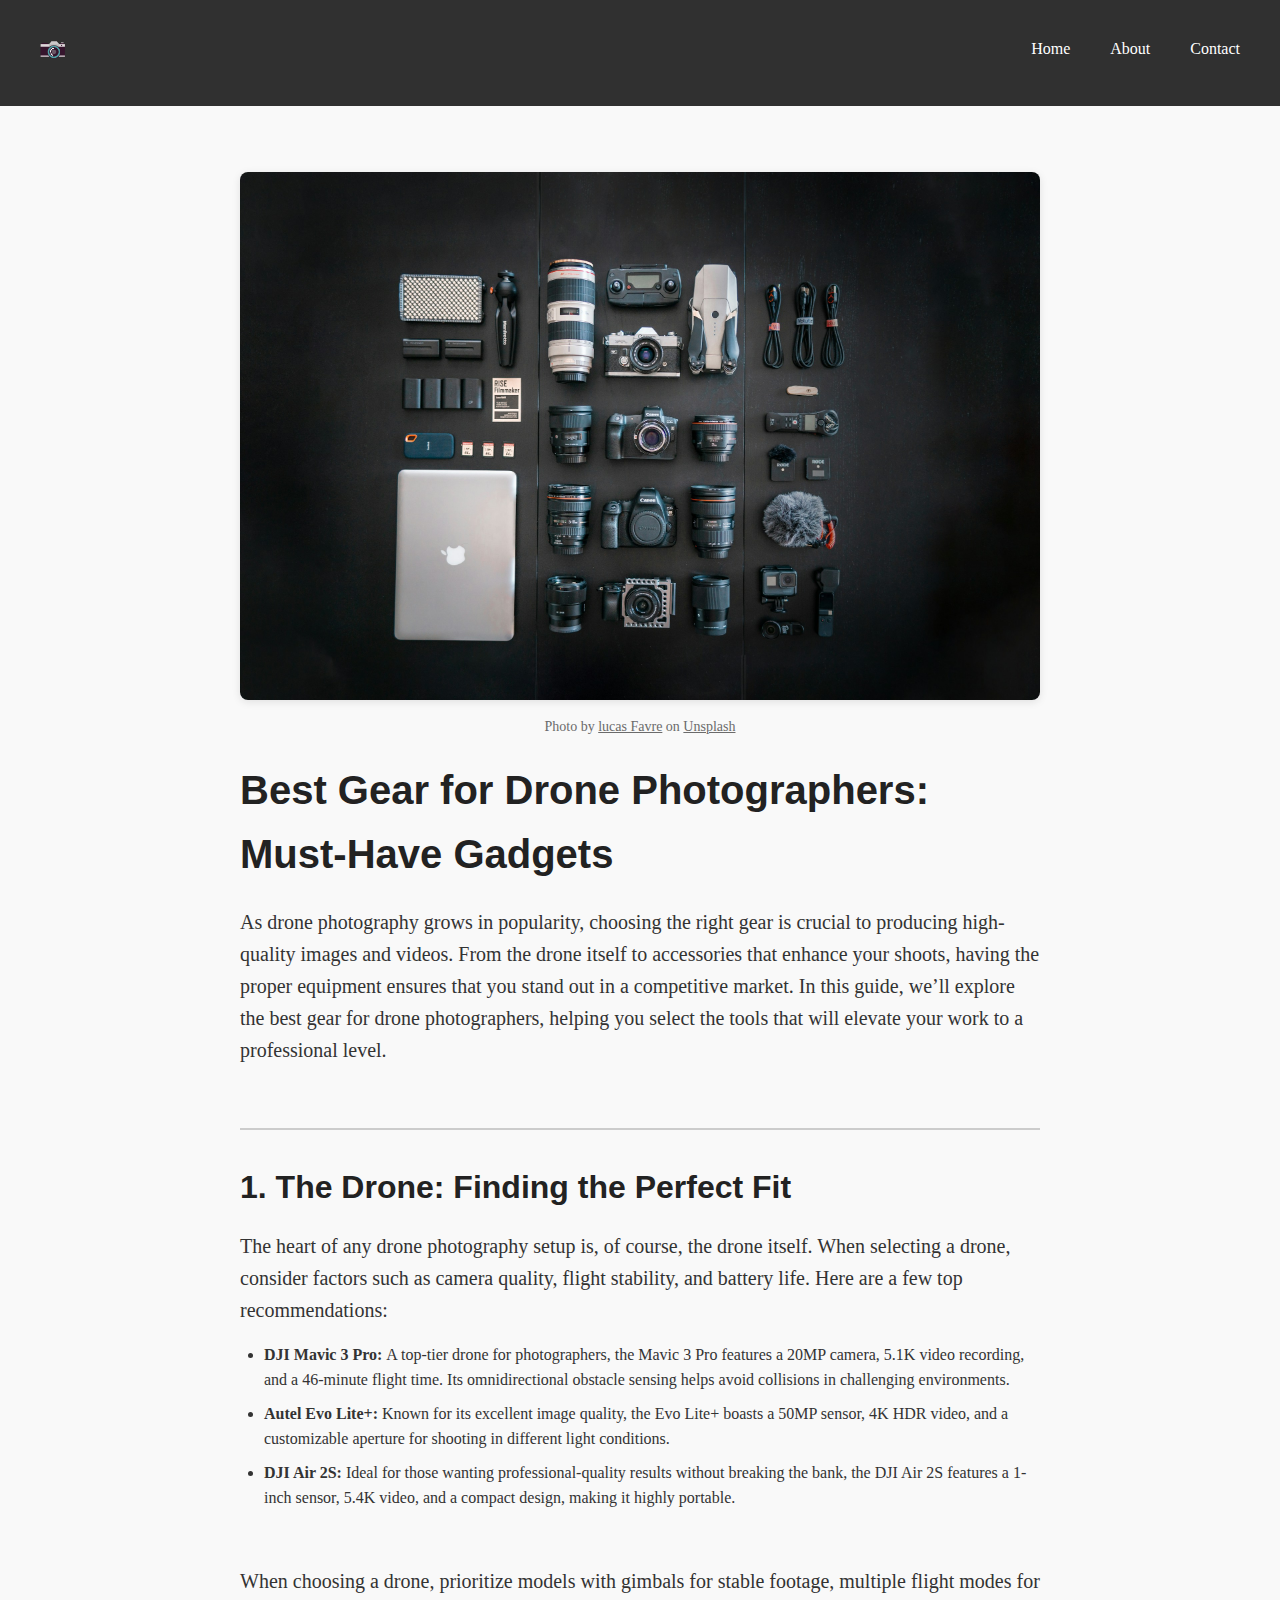
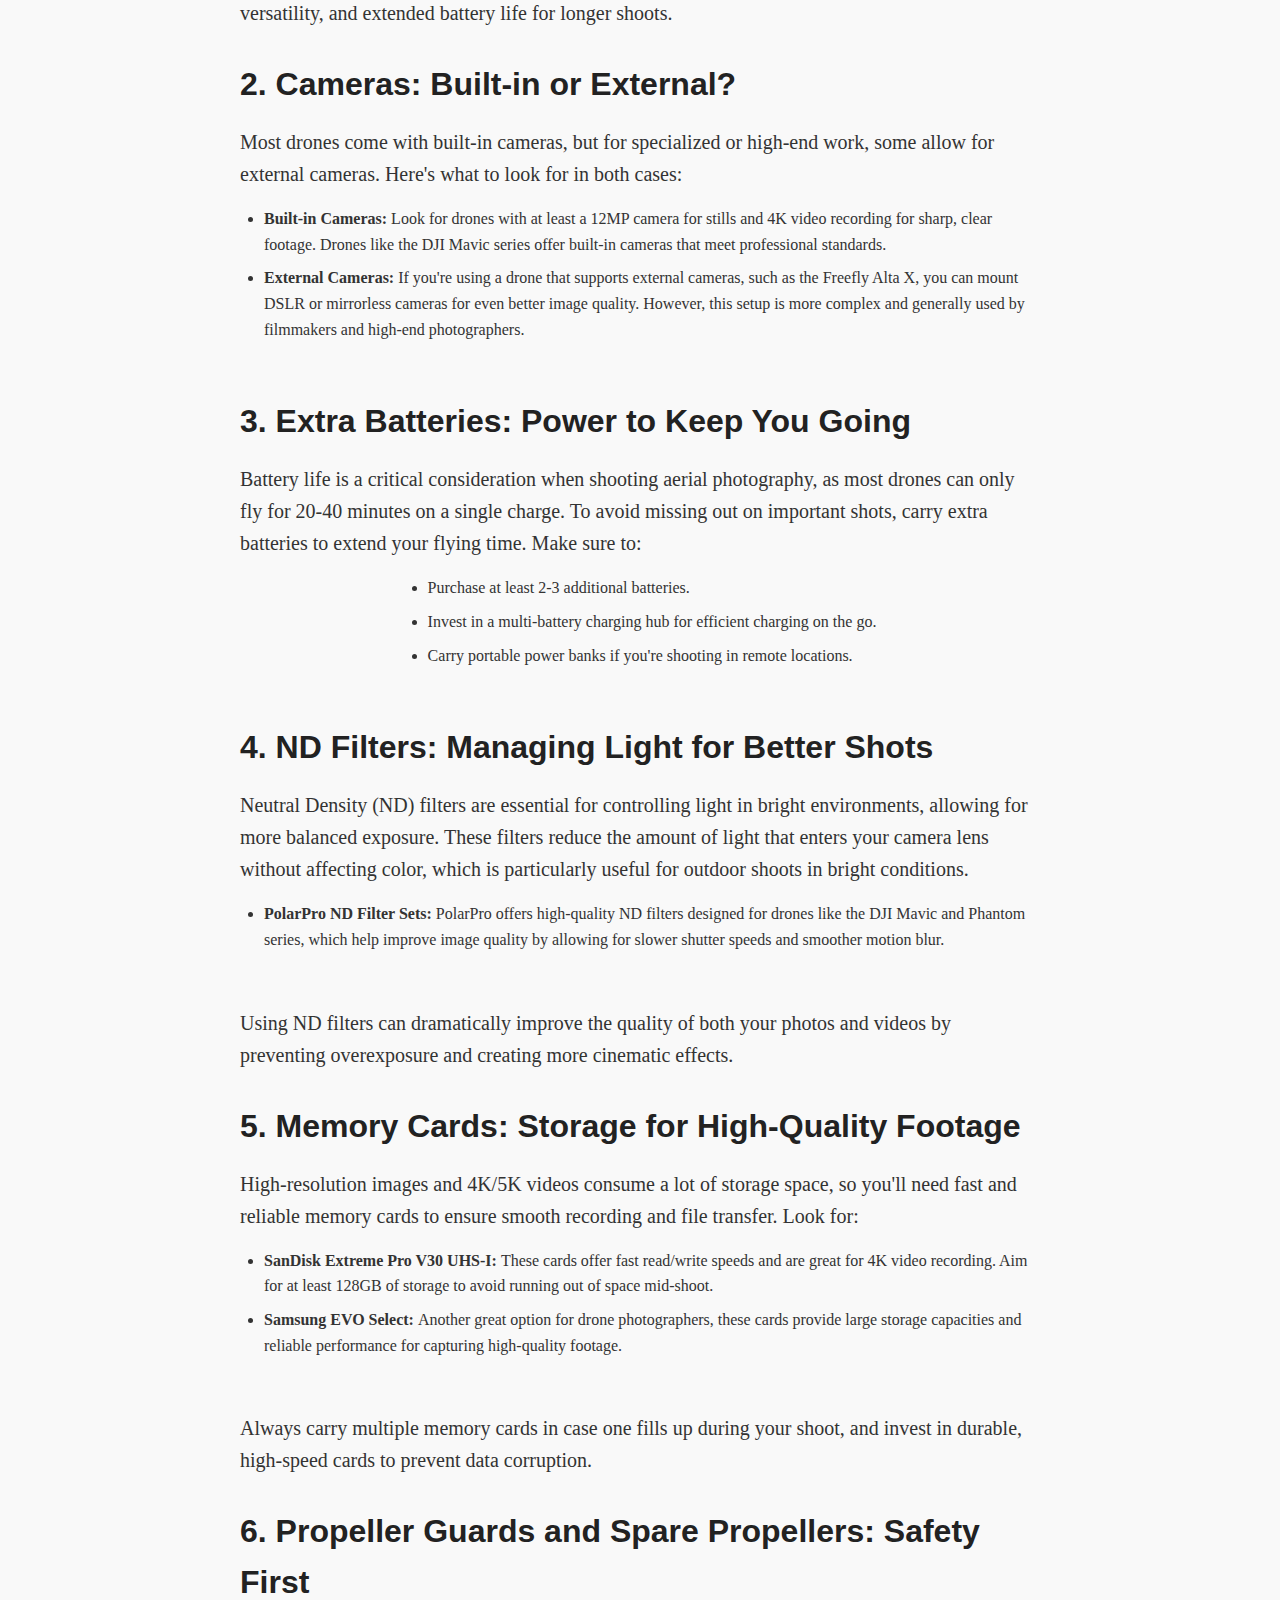
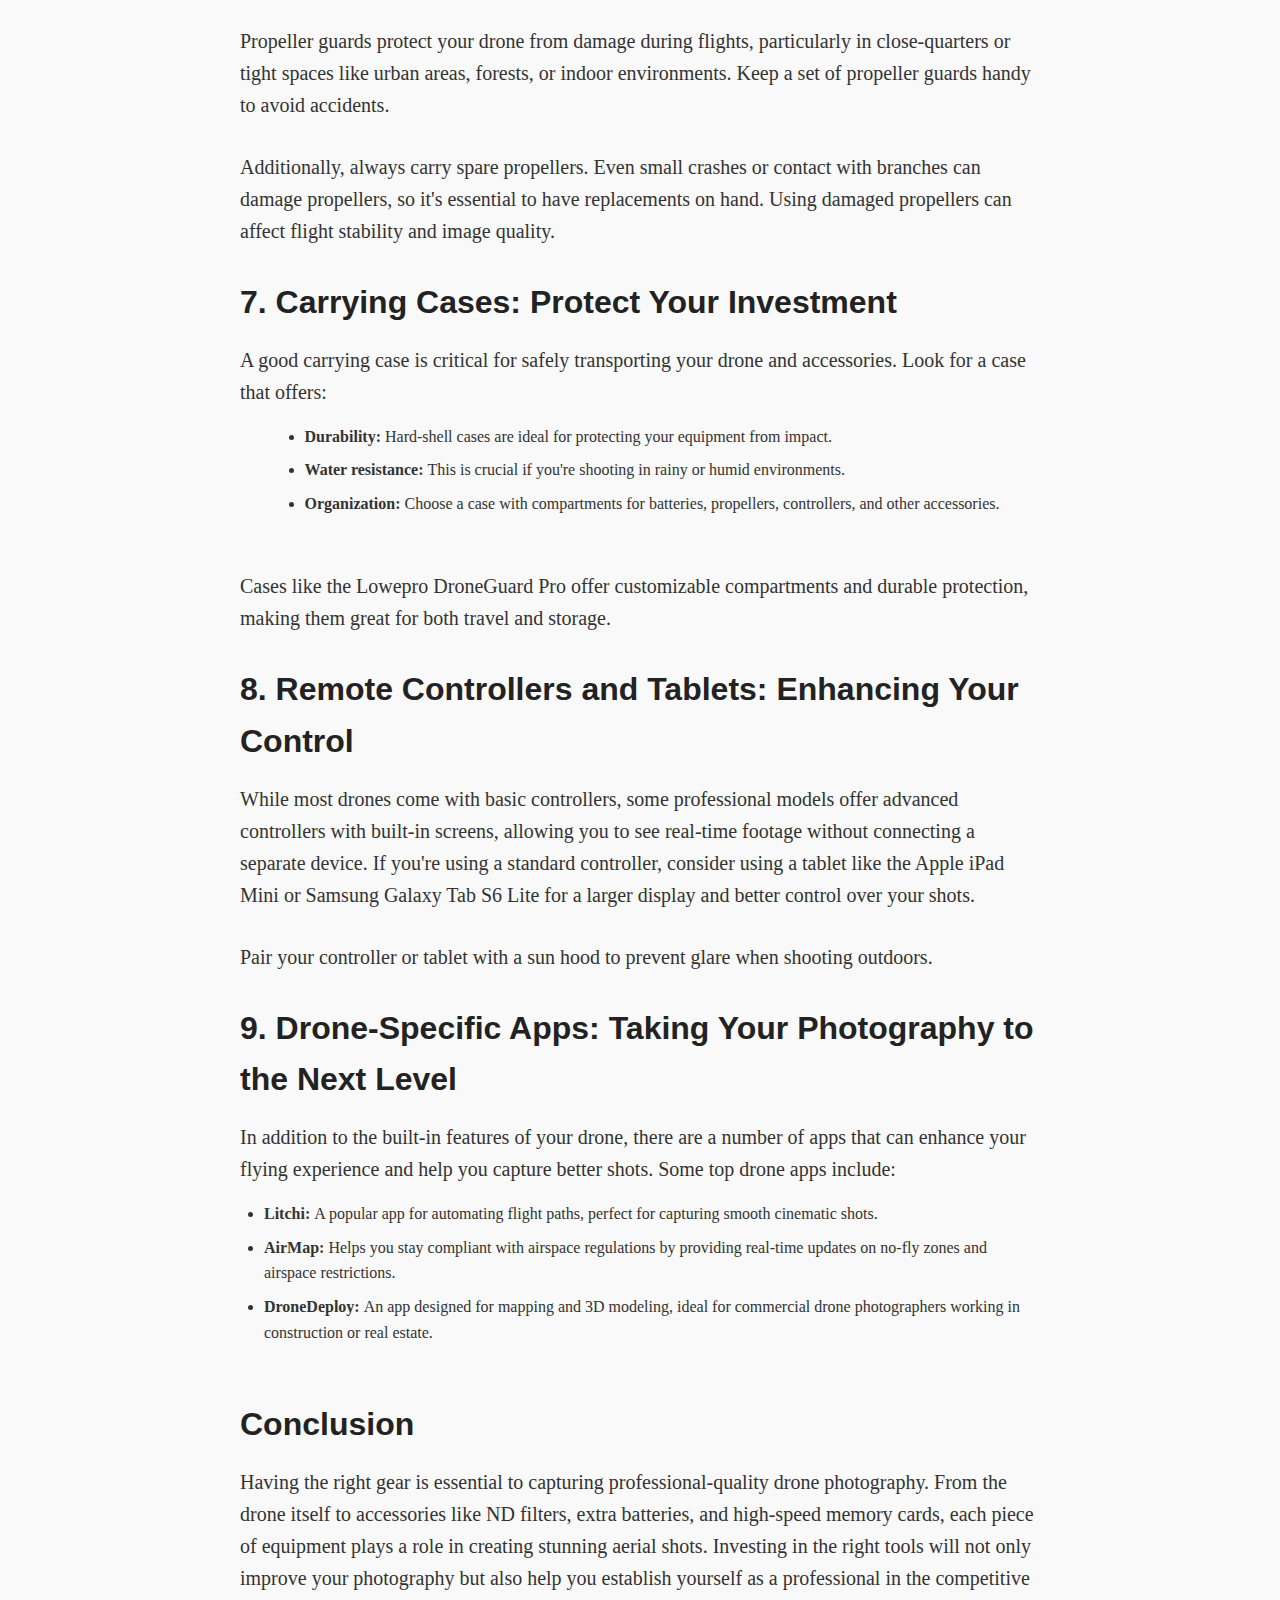
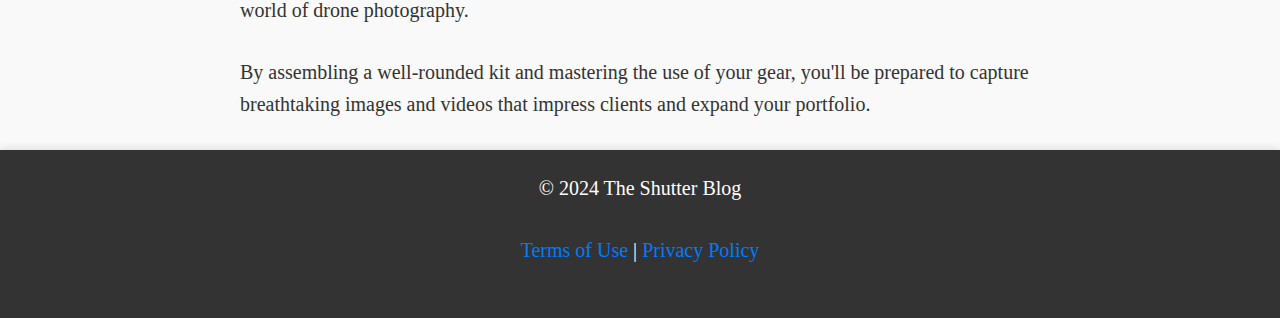
<file: posts/best-gear-for-drone.html>
<!DOCTYPE html>
<html lang="en">

<head>
    <meta charset="UTF-8" />
    <meta name="viewport" content="width=device-width, initial-scale=1.0" />
    <link rel="stylesheet" href="../style.css" />
    <title>Best Gear for Drone Photographers: Must-Have Gadgets</title>
    <meta name="description"
        content="Discover the best gear for drone photographers, from high-quality drones and cameras to essential accessories like ND filters, memory cards, and propeller guards to capture stunning aerial shots." />
    <!-- Google tag (gtag.js) -->
    <script async src="https://www.googletagmanager.com/gtag/js?id=G-QCFT264PS7"></script>
    <link rel="canonical" href="https://theshutterblog.com/posts/best-gear-for-drone">
    <meta name="robots" content="index, follow">
    <meta name="keywords" content="drone gear, photography equipment, best drones, photography accessories, aerial photography gear">
    <script>
        window.dataLayer = window.dataLayer || [];
        function gtag() { dataLayer.push(arguments); }
        gtag('js', new Date());

        gtag('config', 'G-QCFT264PS7');
    </script>
</head>

<body>
    <nav>
        <div class="nav-container">
            <a href="/" aria-label="redirects to the homepage of this website">
                <img src="../assets/logo.png" alt="The Logo of this blog, it" />
            </a>
            <ul>
                <a href="/">
                    <li>Home</li>
                </a>
                <a href="" aria-label="Learn more about this blog and who the author is">
                    <li>About</li>
                </a><a href="">
                    <li>Contact</li>
                </a>
                <li></li>
                </a>
            </ul>
        </div>
    </nav>
    <main>
        <section class="blog-content">
            <div class="title-image-container">
                <img class="title-image" src="../assets/silver-macbook-black-dslr-camera-and-black-dslr-camera.jpg"
                    alt="silver macbook black-dslr camera and black dslr camera" />
                <p class="image-credit">
                    Photo by <a
                        href="https://unsplash.com/@we_are_rising?utm_content=creditCopyText&utm_medium=referral&utm_source=unsplash">lucas
                        Favre</a> on <a
                        href="https://unsplash.com/photos/silver-macbook-black-dslr-camera-and-black-dslr-camera-8eGNy2x2E7E?utm_content=creditCopyText&utm_medium=referral&utm_source=unsplash">Unsplash</a>

                </p>
                <div class="thumbnail-image-container">
                    <img id="post-thumbnail" src="../assets/camera-under-green-leaves-inside-room.jpg"
                        alt="a roll of Kodak Color 200 film falling floating in the center of the image"
                        class="feeling-lucky-post-thumbnail">
                    <p class="image-credit">Photo by <a
                            href="https://unsplash.com/@tomtks?utm_content=creditCopyText&utm_medium=referral&utm_source=unsplash">Tamás
                            Tokos</a> on <a
                            href="https://unsplash.com/photos/camera-under-green-leaves-inside-room-mr9UxmMCsaA?utm_content=creditCopyText&utm_medium=referral&utm_source=unsplash">Unsplash</a>

                    </p>
                </div>
            </div>
            <h1>Best Gear for Drone Photographers: Must-Have Gadgets</h1>
            <p>As drone photography grows in popularity, choosing the right gear is crucial to producing high-quality
                images and videos. From the drone itself to accessories that enhance your shoots, having the proper
                equipment ensures that you stand out in a competitive market. In this guide, we’ll explore the best gear
                for drone photographers, helping you select the tools that will elevate your work to a professional
                level.</p>
            <hr>
            <h2>1. The Drone: Finding the Perfect Fit</h2>
            <p>
                The heart of any drone photography setup is, of course, the drone itself. When selecting a drone,
                consider factors such as camera quality, flight stability, and battery life. Here are a few top
                recommendations:
            <ul>
                <li><strong>DJI Mavic 3 Pro: </strong>A top-tier drone for photographers, the Mavic 3 Pro features a
                    20MP camera, 5.1K video recording, and a 46-minute flight time. Its omnidirectional obstacle sensing
                    helps avoid collisions in challenging environments.</li>
                <li><strong>Autel Evo Lite+: </strong> Known for its excellent image quality, the Evo Lite+ boasts a
                    50MP sensor, 4K HDR video, and a customizable aperture for shooting in different light conditions.
                </li>
                <li><strong>DJI Air 2S: </strong>Ideal for those wanting professional-quality results without breaking
                    the bank, the DJI Air 2S features a 1-inch sensor, 5.4K video, and a compact design, making it
                    highly portable.

                </li>
            </ul>
            </p>
            <p>When choosing a drone, prioritize models with gimbals for stable footage, multiple flight modes for
                versatility, and extended battery life for longer shoots.</p>

            <h2>2. Cameras: Built-in or External?</h2>
            <p>Most drones come with built-in cameras, but for specialized or high-end work, some allow for external
                cameras. Here's what to look for in both cases:
            <ul>
                <li><strong>Built-in Cameras: </strong> Look for drones with at least a 12MP camera for stills and 4K
                    video recording for sharp, clear footage. Drones like the DJI Mavic series offer built-in cameras
                    that meet professional standards.</li>
                <li><strong>External Cameras: </strong> If you're using a drone that supports external cameras, such as
                    the Freefly Alta X, you can mount DSLR or mirrorless cameras for even better image quality. However,
                    this setup is more complex and generally used by filmmakers and high-end photographers.</li>
            </ul>
            </p>

            <h2>3. Extra Batteries: Power to Keep You Going</h2>
            <p>Battery life is a critical consideration when shooting aerial photography, as most drones can only fly
                for 20-40 minutes on a single charge. To avoid missing out on important shots, carry extra batteries to
                extend your flying time. Make sure to:
            <ul>
                <li>Purchase at least 2-3 additional batteries.</li>
                <li>Invest in a multi-battery charging hub for efficient charging on the go.</li>
                <li>Carry portable power banks if you're shooting in remote locations.</li>

            </ul>
            </p>



            <h2>4. ND Filters: Managing Light for Better Shots</h2>
            <p>Neutral Density (ND) filters are essential for controlling light in bright environments, allowing for
                more balanced exposure. These filters reduce the amount of light that enters your camera lens without
                affecting color, which is particularly useful for outdoor shoots in bright conditions.
            <ul>
                <li><strong>PolarPro ND Filter Sets:</strong> PolarPro offers high-quality ND filters designed for
                    drones like the DJI Mavic and Phantom series, which help improve image quality by allowing for
                    slower shutter speeds and smoother motion blur.</li>

            </ul>
            </p>
            <p>Using ND filters can dramatically improve the quality of both your photos and videos by preventing
                overexposure and creating more cinematic effects.</p>
            <h2>5. Memory Cards: Storage for High-Quality Footage</h2>
            <p>High-resolution images and 4K/5K videos consume a lot of storage space, so you'll need fast and reliable
                memory cards to ensure smooth recording and file transfer. Look for:
            <ul>
                <li><strong>SanDisk Extreme Pro V30 UHS-I: </strong> These cards offer fast read/write speeds and are
                    great for 4K video recording. Aim for at least 128GB of storage to avoid running out of space
                    mid-shoot.</li>
                <li><strong>Samsung EVO Select: </strong>Another great option for drone photographers, these cards
                    provide large storage capacities and reliable performance for capturing high-quality footage.</li>
            </ul>
            </p>
            <p>Always carry multiple memory cards in case one fills up during your shoot, and invest in durable,
                high-speed cards to prevent data corruption.</p>
            <h2>6. Propeller Guards and Spare Propellers: Safety First</h2>
            <p>Propeller guards protect your drone from damage during flights, particularly in close-quarters or tight
                spaces like urban areas, forests, or indoor environments. Keep a set of propeller guards handy to avoid
                accidents.</p>
            <p> Additionally, always carry spare propellers. Even small crashes or contact with branches can damage
                propellers, so it's essential to have replacements on hand. Using damaged propellers can affect flight
                stability and image quality.</p>

            <h2>7. Carrying Cases: Protect Your Investment</h2>
            <p>A good carrying case is critical for safely transporting your drone and accessories. Look for a case that
                offers:
            <ul>
                <li><strong>Durability: </strong>Hard-shell cases are ideal for protecting your equipment from impact.
                </li>
                <li><strong>Water resistance: </strong>This is crucial if you're shooting in rainy or humid environments.
                </li>
                <li><strong>Organization: </strong>Choose a case with compartments for batteries, propellers,
                    controllers, and other accessories.</li>
            </ul>
            </p>
            <p>Cases like the Lowepro DroneGuard Pro offer customizable compartments and durable protection, making them
                great for both travel and storage.</p>
            <h2>8. Remote Controllers and Tablets: Enhancing Your Control</h2>
            <p>While most drones come with basic controllers, some professional models offer advanced controllers with
                built-in screens, allowing you to see real-time footage without connecting a separate device. If you're
                using a standard controller, consider using a tablet like the Apple iPad Mini or Samsung Galaxy Tab S6
                Lite for a larger display and better control over your shots.</p>
            <p>Pair your controller or tablet with a sun hood to prevent glare when shooting outdoors.</p>
            <h2>9. Drone-Specific Apps: Taking Your Photography to the Next Level</h2>
            <p>In addition to the built-in features of your drone, there are a number of apps that can enhance your
                flying experience and help you capture better shots. Some top drone apps include:
            <ul>
                <li><strong>Litchi: </strong> A popular app for automating flight paths, perfect for capturing smooth
                    cinematic shots.</li>
                <li><strong>AirMap: </strong> Helps you stay compliant with airspace regulations by providing real-time
                    updates on no-fly zones and airspace restrictions.</li>
                <li><strong>DroneDeploy: </strong> An app designed for mapping and 3D modeling, ideal for commercial
                    drone photographers working in construction or real estate.</li>
            </ul>
            </p>
            <h2>Conclusion</h2>
            <p>Having the right gear is essential to capturing professional-quality drone photography. From the drone
                itself to accessories like ND filters, extra batteries, and high-speed memory cards, each piece of
                equipment plays a role in creating stunning aerial shots. Investing in the right tools will not only
                improve your photography but also help you establish yourself as a professional in the competitive world
                of drone photography.</p>
            <p>By assembling a well-rounded kit and mastering the use of your gear, you'll be prepared to capture
                breathtaking images and videos that impress clients and expand your portfolio.</p>
        </section>
    </main>
    <footer>
        <p>&copy; 2024 The Shutter Blog</p>
        <p>
            <a href="../terms-of-use">Terms of Use</a> |
            <a href="../privacy-policy">Privacy Policy</a>
        </p>
    </footer>
</body>

</html>
</file>
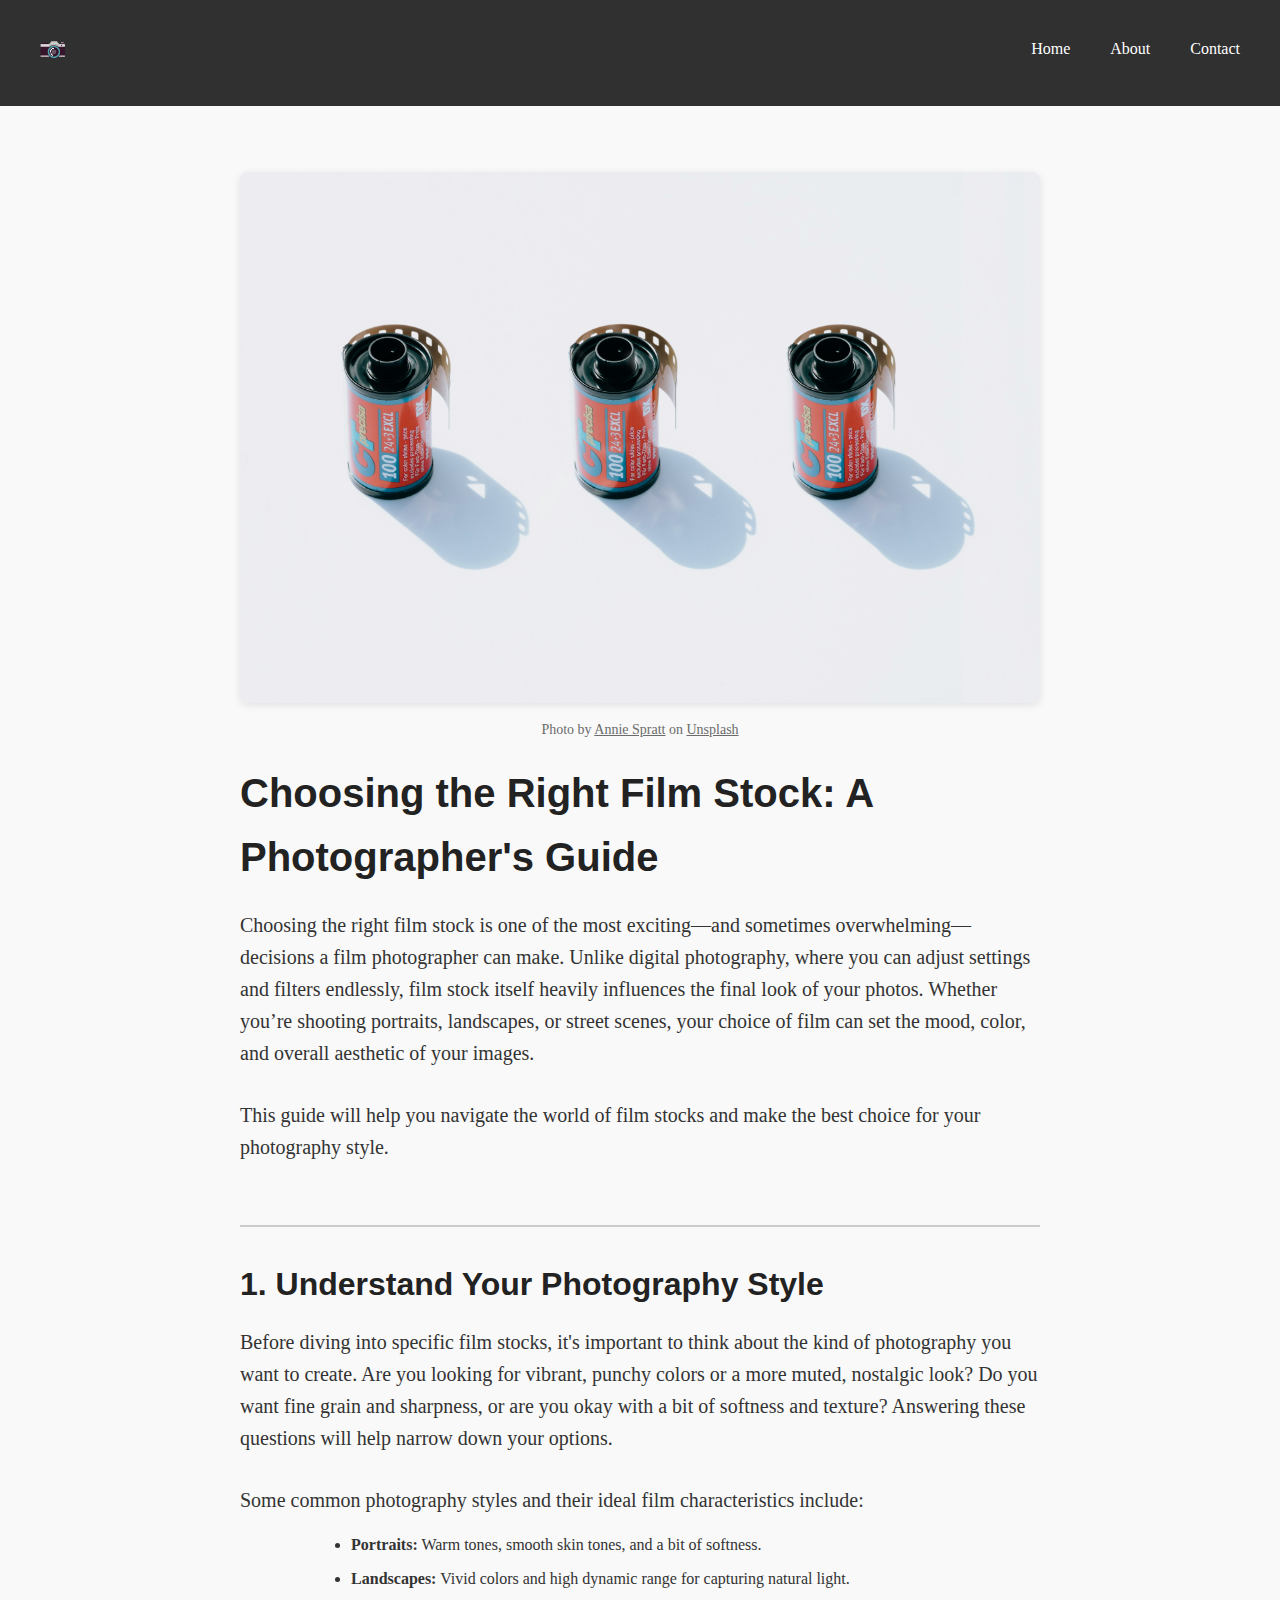
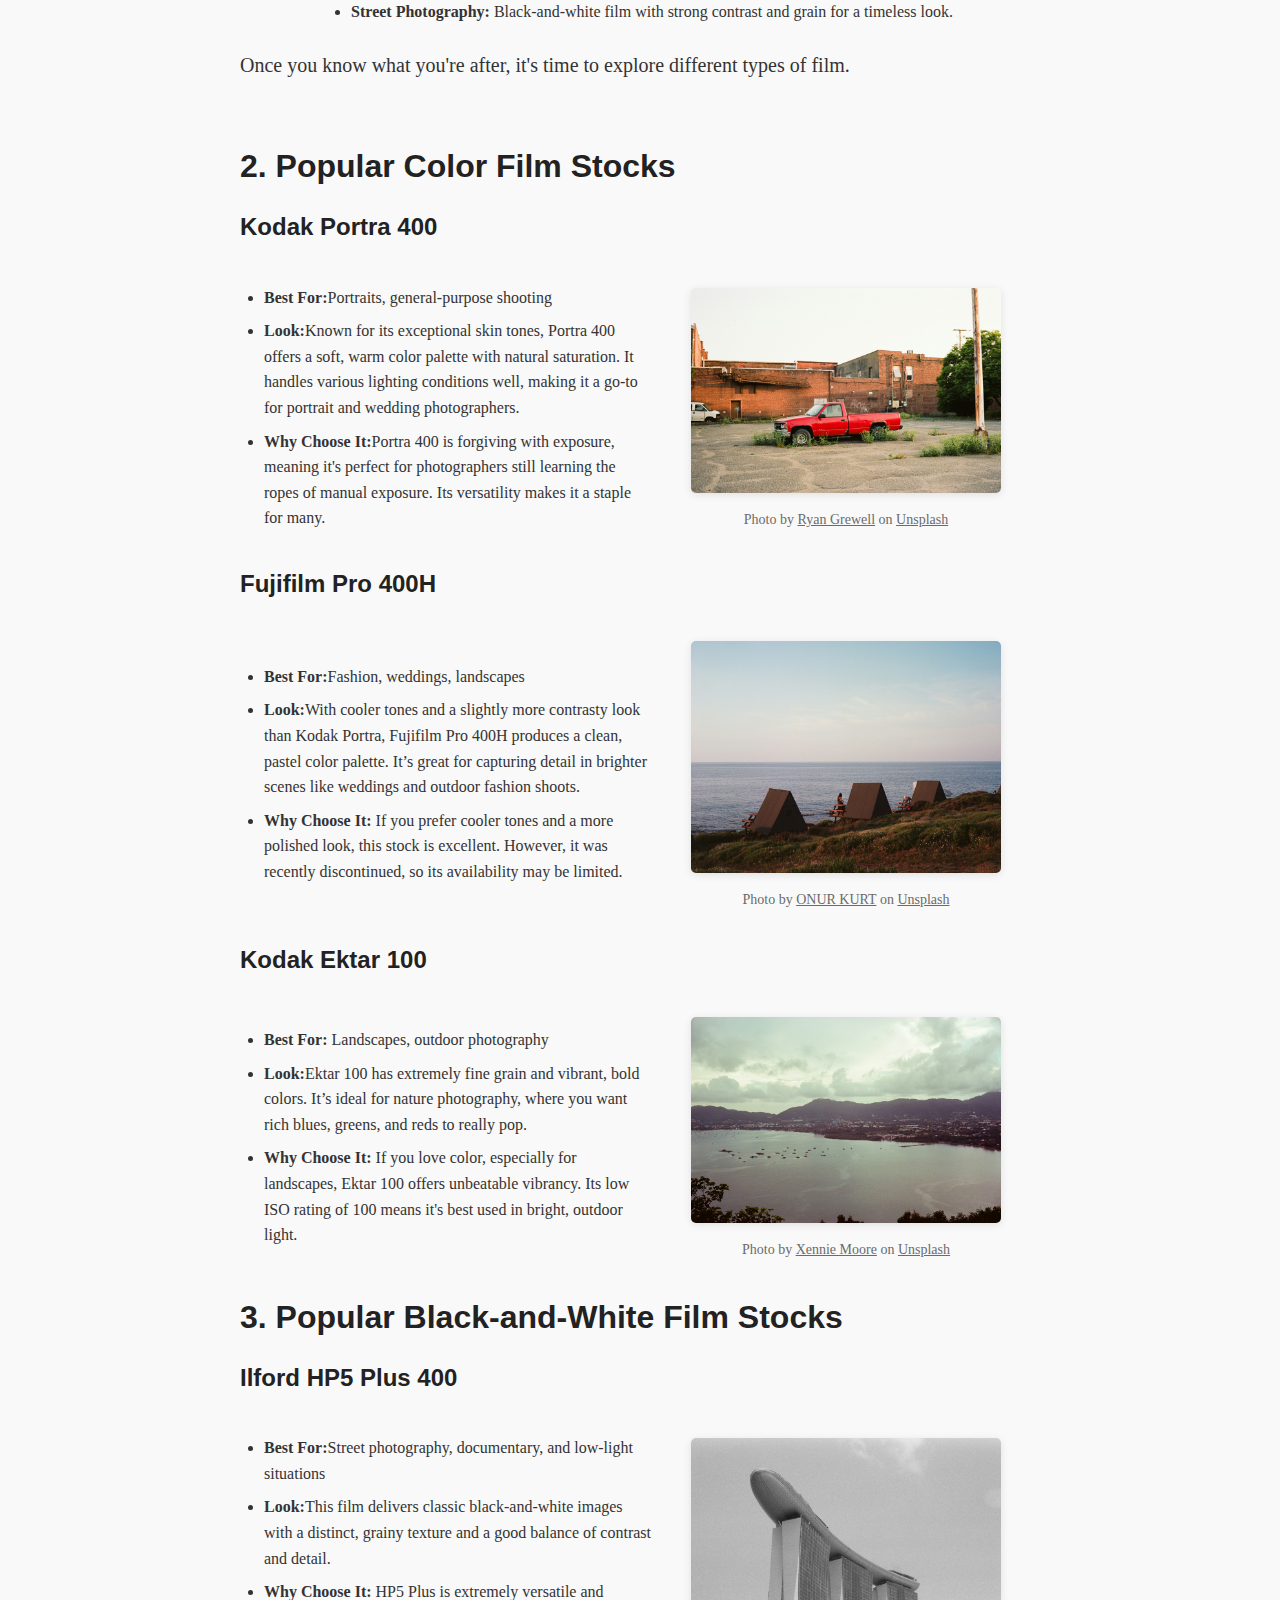
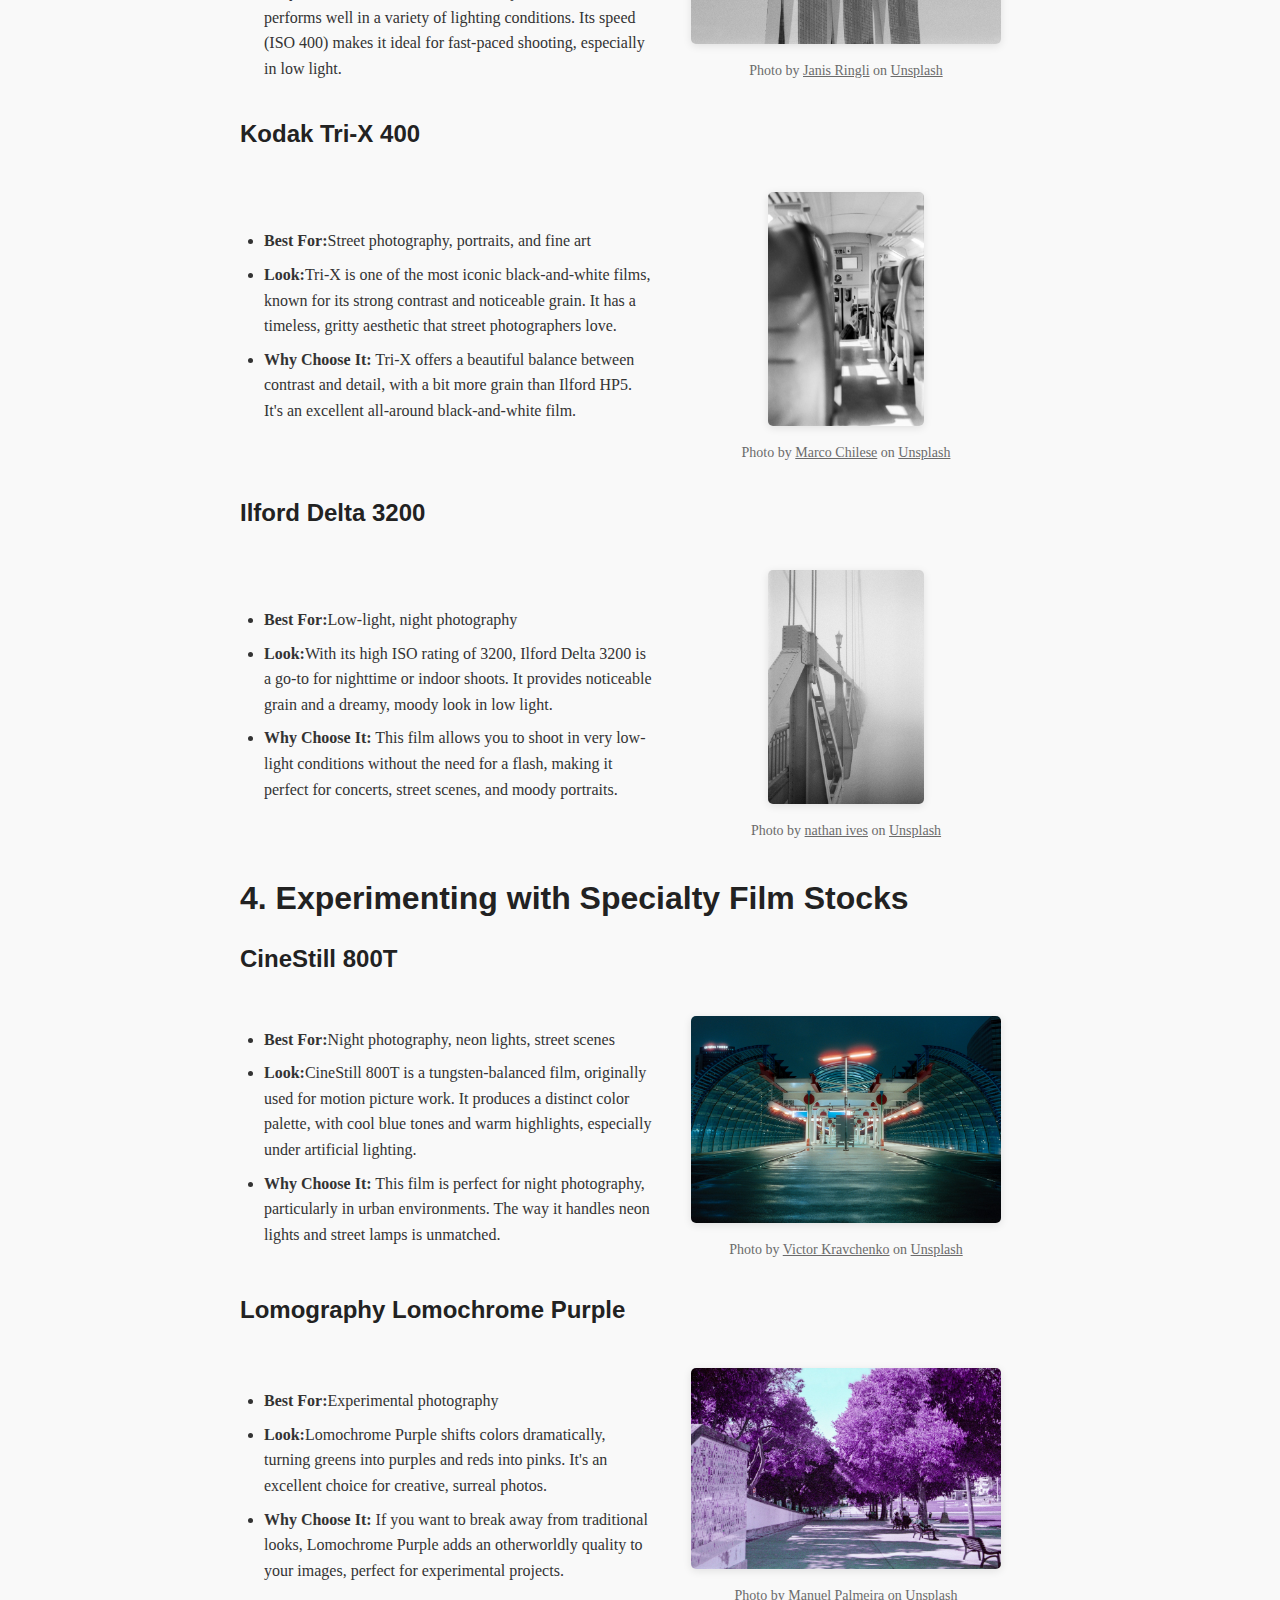
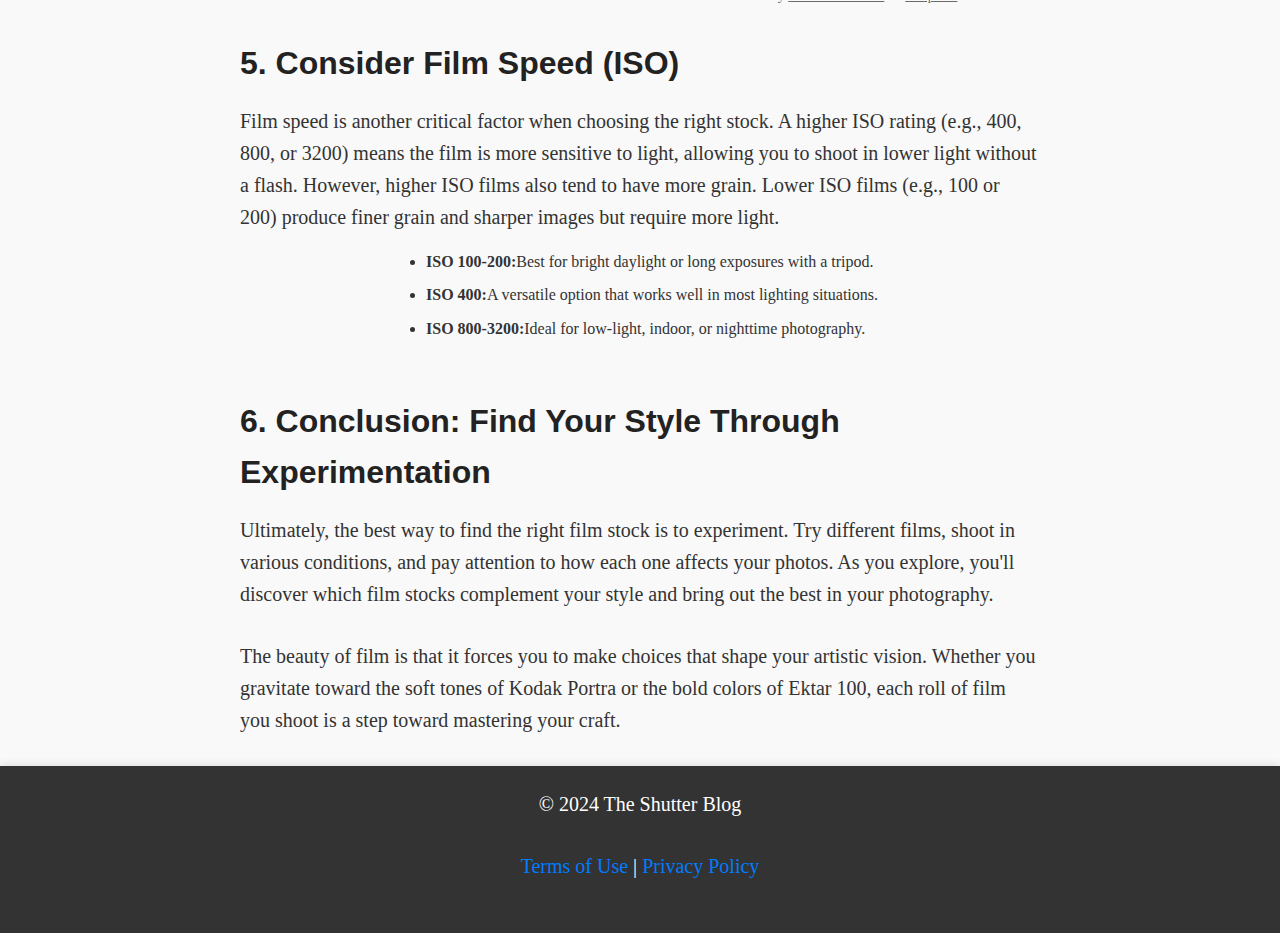
<file: posts/choosing-the-right-film-stock.html>
<!DOCTYPE html>
<html lang="en">

<head>
    <meta charset="UTF-8" />
    <meta name="viewport" content="width=device-width, initial-scale=1.0" />
    <title>Choosing the Right Film Stock: A Photographer's Guide</title>
    <link rel="stylesheet" href="../style.css" />
    <meta name="description"
        content="Learn how to choose the best film stock for portraits, landscapes, and black-and-white photography. Get tips on film types and ISO for stunning analog images." />
    <meta name="keywords"
        content="film stock, photography, best film stock, portraits, landscapes, black-and-white photography, ISO film, analog photography, Kodak Portra, Fujifilm, Ilford HP5, film photography guide" />
    <meta name="author" content="Janis Ringli">
    <meta name="robots" content="index, follow">
    <link rel="canonical" href="https://theshutterblog.com/posts/choosing-the-right-film-stock">
    <!-- Google tag (gtag.js) -->
<script async src="https://www.googletagmanager.com/gtag/js?id=G-QCFT264PS7"></script>
<script>
  window.dataLayer = window.dataLayer || [];
  function gtag(){dataLayer.push(arguments);}
  gtag('js', new Date());

  gtag('config', 'G-QCFT264PS7');
</script>
</head>

<body>
    <nav>
        <div class="nav-container">
            <a href="/" aria-label="redirects to the homepage of this website">
                <img src="../assets/logo.png" alt="The Logo of this blog, it" />
            </a>
            <ul>
                <a href="/">
                    <li>Home</li>
                </a>
                <a href="" aria-label="Learn more about this blog and who the author is">
                    <li>About</li>
                </a><a href="">
                    <li>Contact</li>
                </a>
                <li></li>
                </a>
            </ul>
        </div>
    </nav>
    <main>
        <section class="blog-content">
            <div class="title-image-container">
                <img class="title-image" id="title-image" src="../assets/huge-amount-of-film.jpg"
                    alt="dslr camera on wooden surface with a few rolls of film next to it" />
                <p class="image-credit">
                    Photo by <a
                        href="https://unsplash.com/@anniespratt?utm_content=creditCopyText&utm_medium=referral&utm_source=unsplash">Annie
                        Spratt</a> on <a
                        href="https://unsplash.com/photos/red-and-blue-can-on-white-surface-EM1yeOGiWPU?utm_content=creditCopyText&utm_medium=referral&utm_source=unsplash">Unsplash</a>


                </p>
                <div class="thumbnail-image-container">
                    <img id="post-thumbnail" src="../assets/floating-Kodak-film.jpg"
                        alt="a roll of Kodak Color 200 film falling floating in the center of the image"
                        class="feeling-lucky-post-thumbnail">
                    <p class="image-credit">Photo by <a
                            href="https://unsplash.com/@achautla?utm_content=creditCopyText&utm_medium=referral&utm_source=unsplash">Héctor
                            Achautla</a> on <a
                            href="https://unsplash.com/photos/white-and-black-plastic-tube-QJOZ-Tgv6nM?utm_content=creditCopyText&utm_medium=referral&utm_source=unsplash">Unsplash</a>
                    </p>
                </div>
            </div>
            <h1>Choosing the Right Film Stock: A Photographer's Guide</h1>
            <p>Choosing the right film stock is one of the most exciting—and sometimes overwhelming—decisions a film
                photographer can make. Unlike digital photography, where you can adjust settings and filters endlessly,
                film stock itself heavily influences the final look of your photos. Whether you’re shooting portraits,
                landscapes, or street scenes, your choice of film can set the mood, color, and overall aesthetic of your
                images.</p>
            <p>This guide will help you navigate the world of film stocks and make the best choice for your photography
                style.</p>
            <hr>
            <h2>1. Understand Your Photography Style</h2>
            <p>
                Before diving into specific film stocks, it's important to think about the kind of photography you want
                to create. Are you looking for vibrant, punchy colors or a more muted, nostalgic look? Do you want fine
                grain and sharpness, or are you okay with a bit of softness and texture? Answering these questions will
                help narrow down your options. </p>
            <p>
                Some common photography styles and their ideal film characteristics include:
            <ul>
                <li> <strong>Portraits:</strong> Warm tones, smooth skin tones, and a bit of softness.</li>
                <li> <strong>Landscapes:</strong> Vivid colors and high dynamic range for capturing natural light.</li>
                <li> <strong>Street Photography:</strong> Black-and-white film with strong contrast and grain for a
                    timeless look.</li>

            </ul>
            <p>Once you know what you're after, it's time to explore different types of film.</p>
            </p>
            <h2>2. Popular Color Film Stocks</h2>
            <h3>Kodak Portra 400</h3>
            <div class="sidebyside">
                <ul class="half">
                    <li><strong>Best For:</strong>Portraits, general-purpose shooting</li>
                    <li><strong>Look:</strong>Known for its exceptional skin tones, Portra 400 offers a soft, warm color
                        palette with natural saturation. It handles various lighting conditions well, making it a go-to
                        for portrait and wedding photographers.</li>
                    <li><strong>Why Choose It:</strong>Portra 400 is forgiving with exposure, meaning it's perfect for
                        photographers still learning the ropes of manual exposure. Its versatility makes it a staple for
                        many.</li>
                </ul>
                <div class="splitview half splitview-image">
                    <img style="width: 80%;" src="../assets/kodak-portra-demo.jpg"
                        alt="a red pick up truck parked in a parking lot shot with a kodak portra 400 35mm film ">
                    <p class="image-credit">Photo by <a
                            href="https://unsplash.com/@ryangrewell?utm_content=creditCopyText&utm_medium=referral&utm_source=unsplash">Ryan
                            Grewell</a> on <a
                            href="https://unsplash.com/photos/a-red-pick-up-truck-parked-in-a-parking-lot--dvvQUGiLOk?utm_content=creditCopyText&utm_medium=referral&utm_source=unsplash">Unsplash</a>
                        </a>
                    </p>
                </div>
            </div>
            <h3>Fujifilm Pro 400H</h3>
            <div class="sidebyside">
                <ul class="half">
                    <li><strong>Best For:</strong>Fashion, weddings, landscapes</li>
                    <li><strong>Look:</strong>With cooler tones and a slightly more contrasty look than Kodak Portra,
                        Fujifilm Pro 400H produces a clean, pastel color palette. It’s great for capturing detail in
                        brighter scenes like weddings and outdoor fashion shoots.</li>
                    <li><strong>Why Choose It:</strong> If you prefer cooler tones and a more polished look, this stock
                        is excellent. However, it was recently discontinued, so its availability may be limited.</li>
                </ul>
                <div class="splitview half splitview-image">
                    <img style="width: 80%;" src="../assets/fujifilm-pro-400-demo.jpg" alt="">
                    <p class="image-credit">Photo by <a
                            href="https://unsplash.com/@bykurt?utm_content=creditCopyText&utm_medium=referral&utm_source=unsplash">ONUR
                            KURT</a> on <a
                            href="https://unsplash.com/photos/people-sitting-on-grass-field-near-body-of-water-during-daytime-L5QIgbl8Azg?utm_content=creditCopyText&utm_medium=referral&utm_source=unsplash">Unsplash</a>
                    </p>
                </div>
            </div>

            <h3>Kodak Ektar 100</h3>
            <div class="sidebyside">
                <ul class="half">
                    <li><strong>Best For: </strong> Landscapes, outdoor photography</li>
                    <li><strong>Look:</strong>Ektar 100 has extremely fine grain and vibrant, bold colors. It’s ideal
                        for nature photography, where you want rich blues, greens, and reds to really pop.</li>
                    <li><strong>Why Choose It:</strong> If you love color, especially for landscapes, Ektar 100 offers
                        unbeatable vibrancy. Its low ISO rating of 100 means it's best used in bright, outdoor light.
                    </li>
                </ul>
                <div class="splitview half splitview-image">
                    <img class="splitview half" style="width: 80%;" src="../assets/kodak-ektar-demo.jpg" alt="">
                    <p class="image-credit">Photo by <a
                            href="https://unsplash.com/@shadowseas?utm_content=creditCopyText&utm_medium=referral&utm_source=unsplash">Xennie
                            Moore</a> on <a
                            href="https://unsplash.com/photos/a-large-body-of-water-surrounded-by-mountains-lpXKV8UeT5M?utm_content=creditCopyText&utm_medium=referral&utm_source=unsplash">Unsplash</a>
                    </p>
                </div>
            </div>



            <h2>3. Popular Black-and-White Film Stocks</h2>
            <h3>Ilford HP5 Plus 400</h3>

            <div class="sidebyside">
                <ul class="half">
                    <li><strong>Best For:</strong>Street photography, documentary, and low-light situations</li>
                    <li><strong>Look:</strong>This film delivers classic black-and-white images with a distinct, grainy
                        texture and a good balance of contrast and detail.</li>
                    <li><strong>Why Choose It:</strong> HP5 Plus is extremely versatile and performs well in a variety
                        of lighting conditions. Its speed (ISO 400) makes it ideal for fast-paced shooting, especially
                        in low light.</li>
                </ul>
                <div class="splitview half splitview-image">
                    <img style="width: 80%;" src="../assets/illford-400-demo.jpg"
                        alt="Black and white photo of a large building taken with Ilford HP5 Plus 400 film"
                        title="Ilford HP5 Plus 400 - Black and White Film Demo of Large Building">
                    <p class="image-credit">Photo by <a
                            href="https://unsplash.com/@janisringli?utm_content=creditCopyText&utm_medium=referral&utm_source=unsplash">Janis
                            Ringli</a> on <a
                            href="https://unsplash.com/photos/MtJbY8cNm0U?utm_content=creditCopyText&utm_medium=referral&utm_source=unsplash">Unsplash</a>
                    </p>
                </div>
            </div>

            <h3>Kodak Tri-X 400</h3>
            <div class="sidebyside">
                <ul class="half">
                    <li><strong>Best For:</strong>Street photography, portraits, and fine art</li>
                    <li><strong>Look:</strong>Tri-X is one of the most iconic black-and-white films, known for its
                        strong contrast and noticeable grain. It has a timeless, gritty aesthetic that street
                        photographers love.</li>
                    <li><strong>Why Choose It:</strong> Tri-X offers a beautiful balance between contrast and detail,
                        with a bit more grain than Ilford HP5. It's an excellent all-around black-and-white film.</li>
                </ul>
                <div class="splitview half splitview-image">
                    <img style="width: 40%;" src="../assets/kodak-trix-demo.jpg" alt="">
                    <p class="image-credit">Photo by <a
                            href="https://unsplash.com/@chmarco?utm_content=creditCopyText&utm_medium=referral&utm_source=unsplash">Marco
                            Chilese</a> on <a
                            href="https://unsplash.com/photos/grayscale-photography-of-plane-passenger-seat-nyleRYvlyA8?utm_content=creditCopyText&utm_medium=referral&utm_source=unsplash">Unsplash</a>
                    </p>
                </div>
            </div>

            <h3>Ilford Delta 3200</h3>
            <div class="sidebyside">
                <ul class="half">
                    <li><strong>Best For:</strong>Low-light, night photography</li>
                    <li><strong>Look:</strong>With its high ISO rating of 3200, Ilford Delta 3200 is a go-to for
                        nighttime or indoor shoots. It provides noticeable grain and a dreamy, moody look in low light.
                    </li>
                    <li><strong>Why Choose It:</strong> This film allows you to shoot in very low-light conditions
                        without the need for a flash, making it perfect for concerts, street scenes, and moody
                        portraits.</li>
                </ul>
                <div class="splitview half splitview-image">
                    <img style="width: 40%;" src="../assets/illford-delta-demo.jpg" alt="">
                    <p class="image-credit">Photo by <a
                            href="https://unsplash.com/@pdxnatives?utm_content=creditCopyText&utm_medium=referral&utm_source=unsplash">nathan
                            ives</a> on <a
                            href="https://unsplash.com/photos/grayscale-photo-of-a-bridge-8YsTfCwub8U?utm_content=creditCopyText&utm_medium=referral&utm_source=unsplash">Unsplash</a>
                    </p>
                </div>
            </div>


            <h2>4. Experimenting with Specialty Film Stocks</h2>
            <h3>CineStill 800T</h3>
            <div class="sidebyside">
                <ul class="half">
                    <li><strong>Best For:</strong>Night photography, neon lights, street scenes</li>
                    <li><strong>Look:</strong>CineStill 800T is a tungsten-balanced film, originally used for motion
                        picture work. It produces a distinct color palette, with cool blue tones and warm highlights,
                        especially under artificial lighting.</li>
                    <li><strong>Why Choose It:</strong> This film is perfect for night photography, particularly in
                        urban environments. The way it handles neon lights and street lamps is unmatched.</li>
                </ul>
                <div class="splitview half splitview-image">
                    <img style="width: 80%;" src="../assets/cinestil-demo.jpg"
                        alt="a very long and empty walkway with lights at night" title="">
                    <p class="image-credit">Photo by <a
                            href="https://unsplash.com/@snakeytales?utm_content=creditCopyText&utm_medium=referral&utm_source=unsplash">Victor
                            Kravchenko</a> on <a
                            href="https://unsplash.com/photos/a-very-long-and-empty-walkway-with-lights-at-night-OX78n59ESqc?utm_content=creditCopyText&utm_medium=referral&utm_source=unsplash">Unsplash</a>
                        </a></p>
                </div>
            </div>



            <h3>Lomography Lomochrome Purple</h3>
            <div class="sidebyside">
                <ul class="half">
                    <li><strong>Best For:</strong>Experimental photography</li>
                    <li><strong>Look:</strong>Lomochrome Purple shifts colors dramatically, turning greens into purples
                        and
                        reds into pinks. It's an excellent choice for creative, surreal photos.</li>
                    <li><strong>Why Choose It:</strong> If you want to break away from traditional looks, Lomochrome
                        Purple
                        adds an otherworldly quality to your images, perfect for experimental projects.</li>
                </ul>
                <div class="splitview half splitview-image">
                    <img style="width: 80%;" src="../assets/lomochrome-purple-demo.jpg"
                        alt="a park filled with lots of purple trees shot with a Lomography Lomochrome Purple 35mm film">
                    <p class="image-credit">Photo by <a
                            href="https://unsplash.com/@mpalmtree?utm_content=creditCopyText&utm_medium=referral&utm_source=unsplash">Manuel
                            Palmeira</a> on <a
                            href="https://unsplash.com/photos/a-park-filled-with-lots-of-purple-trees-jnEBGb8nBgE?utm_content=creditCopyText&utm_medium=referral&utm_source=unsplash">Unsplash</a>
                    </p>
                </div>
            </div>


            <h2>5. Consider Film Speed (ISO)</h2>
            <p>Film speed is another critical factor when choosing the right stock. A higher ISO rating (e.g., 400, 800,
                or 3200) means the film is more sensitive to light, allowing you to shoot in lower light without a
                flash. However, higher ISO films also tend to have more grain. Lower ISO films (e.g., 100 or 200)
                produce finer grain and sharper images but require more light.
            <ul>
                <li><strong>ISO 100-200:</strong>Best for bright daylight or long exposures with a tripod.</li>
                <li><strong>ISO 400:</strong>A versatile option that works well in most lighting situations.</li>
                <li><strong>ISO 800-3200:</strong>Ideal for low-light, indoor, or nighttime photography.</li>
            </ul>
            </p>

            <h2>6. Conclusion: Find Your Style Through Experimentation</h2>
            <p>Ultimately, the best way to find the right film stock is to experiment. Try different films, shoot in
                various conditions, and pay attention to how each one affects your photos. As you explore, you'll
                discover which film stocks complement your style and bring out the best in your photography.
            </p>
            <p>The beauty of film is that it forces you to make choices that shape your artistic vision. Whether you
                gravitate toward the soft tones of Kodak Portra or the bold colors of Ektar 100, each roll of film you
                shoot is a step toward mastering your craft.</p>
        </section>
    </main>
    <footer>
        <p>&copy; 2024 The Shutter Blog</p>
        <p>
            <a href="../terms-of-use">Terms of Use</a> |
            <a href="../privacy-policy">Privacy Policy</a>
        </p>
    </footer>
</body>

</html>
</file>
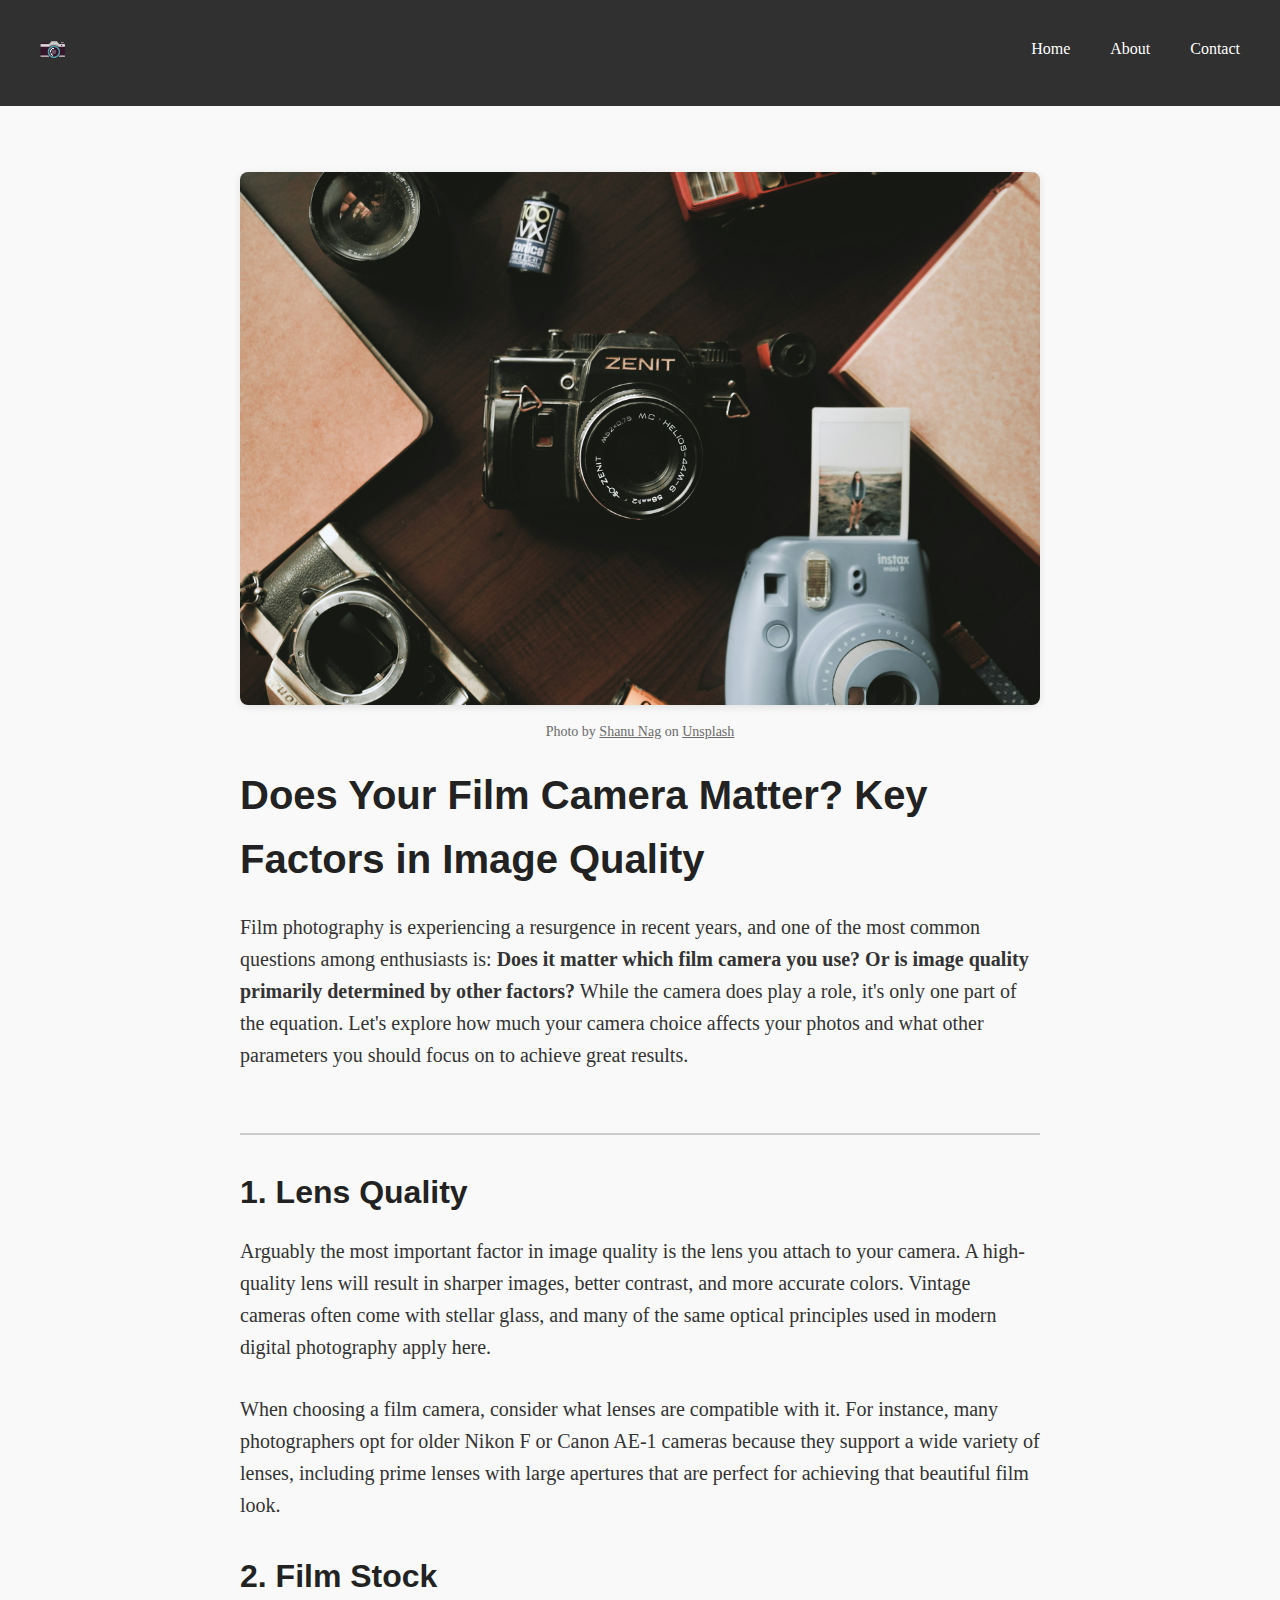
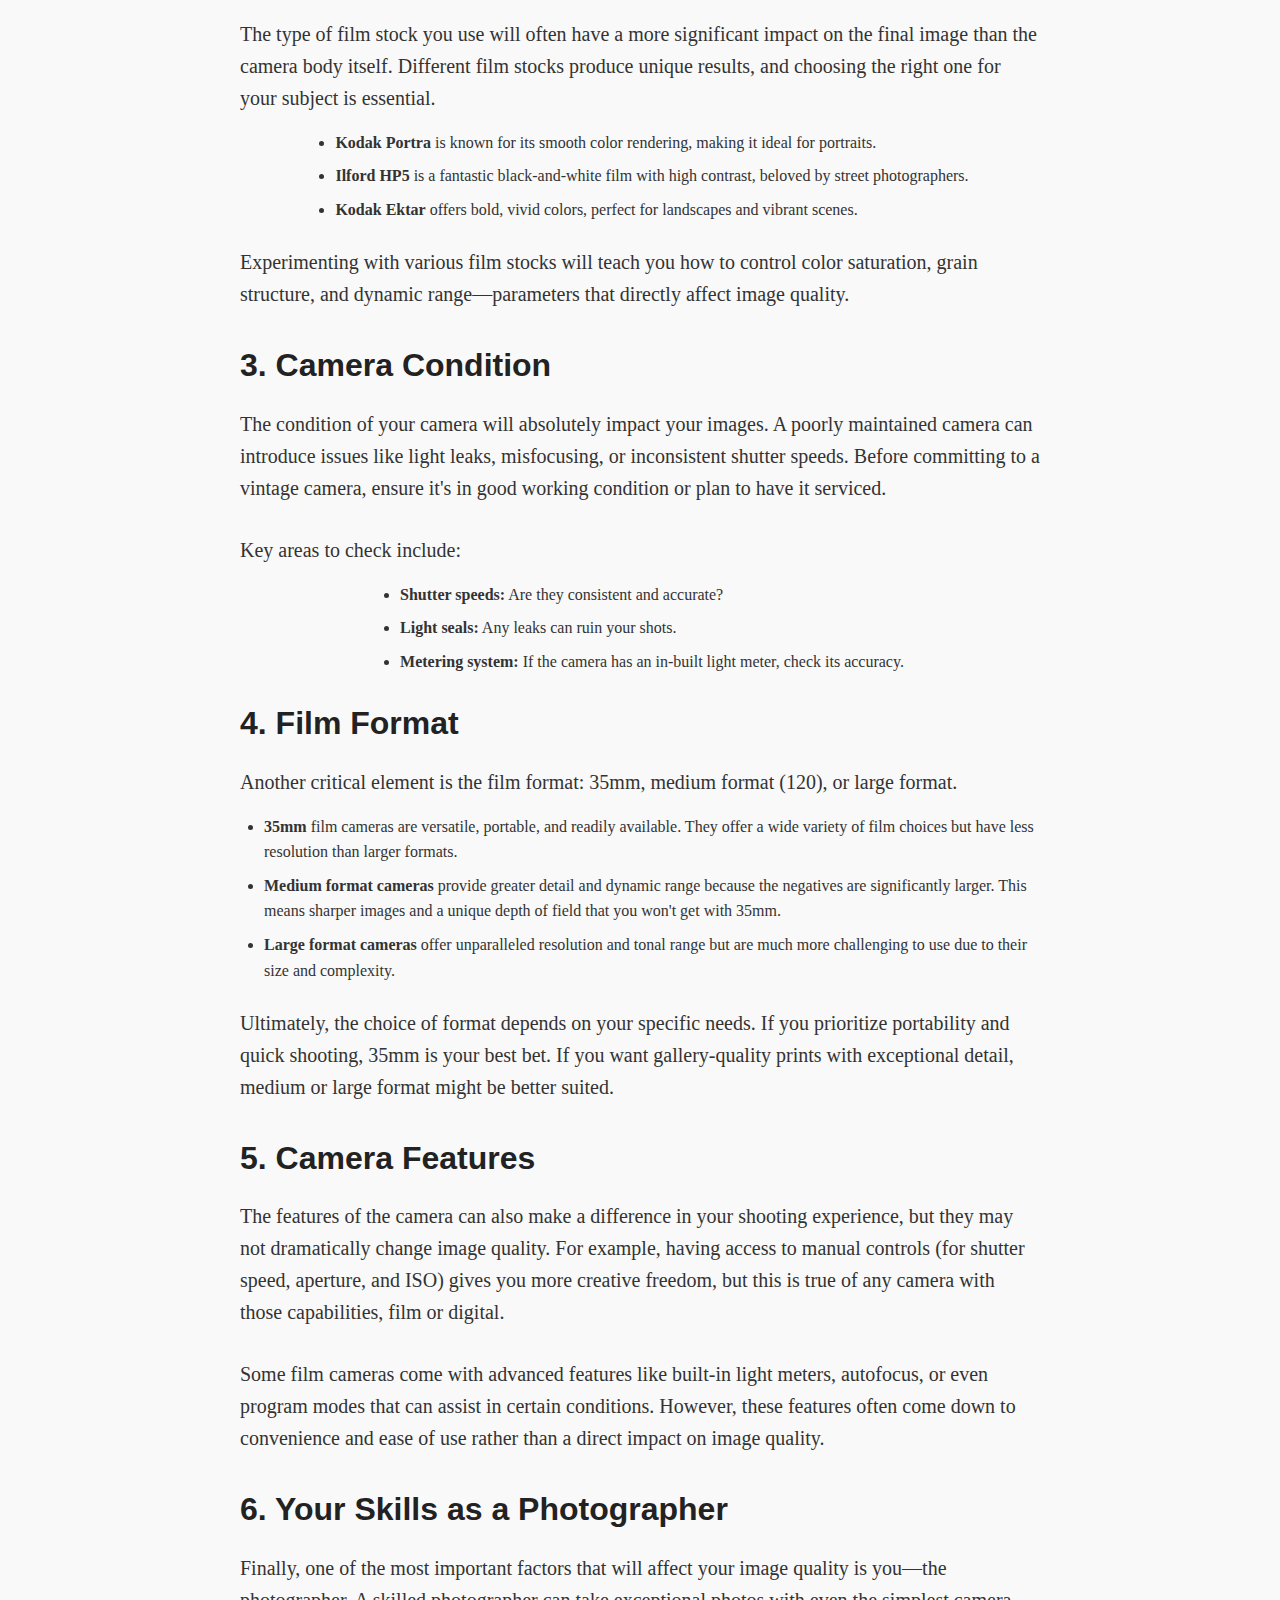
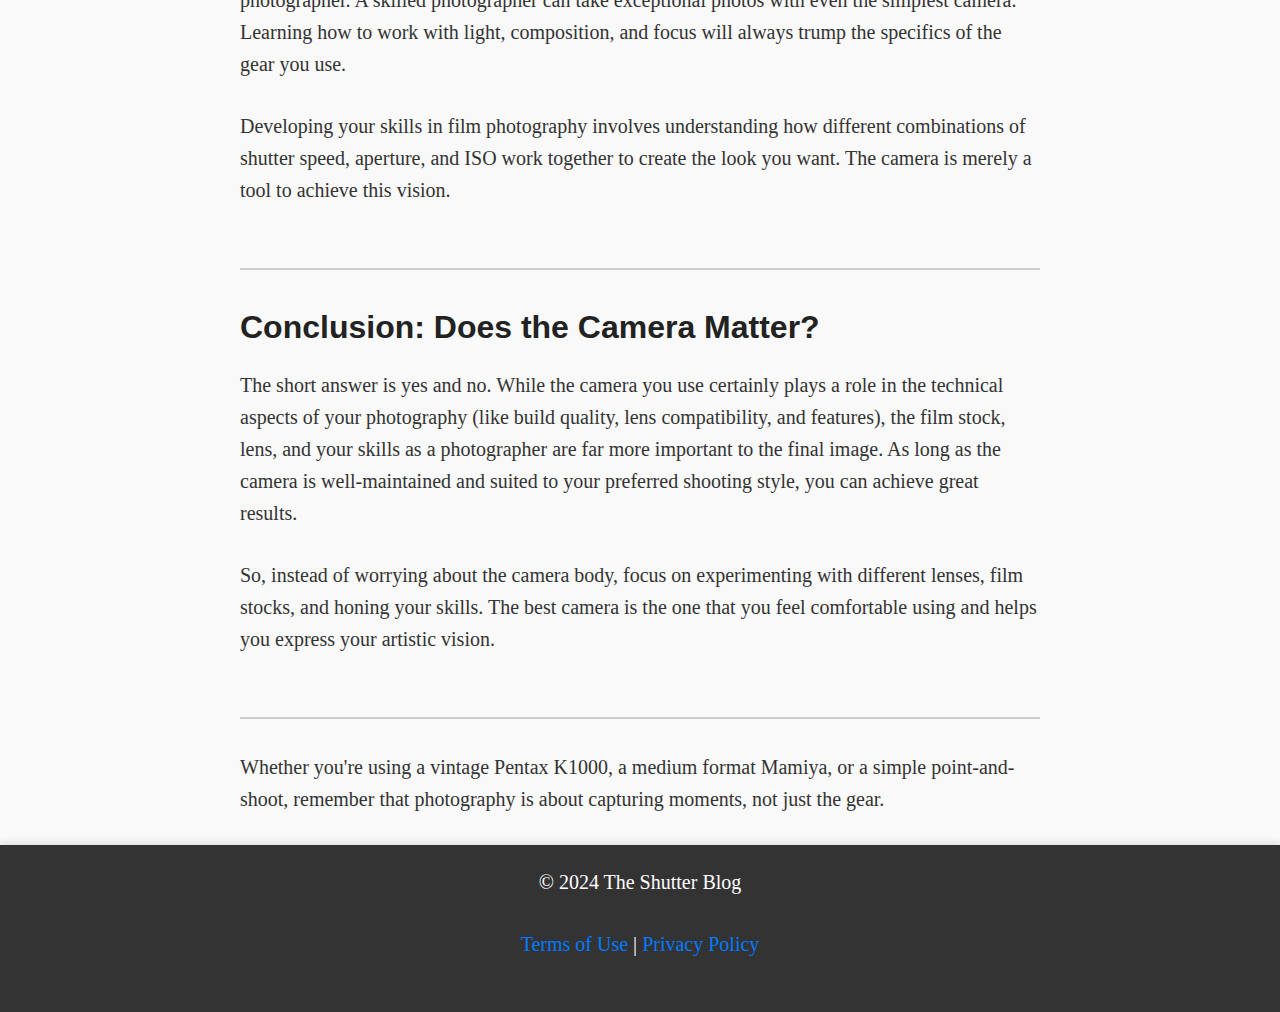
<file: posts/does-your-camera-matter.html>
<!DOCTYPE html>
<html lang="en">

<head>
    <meta charset="UTF-8" />
    <meta name="viewport" content="width=device-width, initial-scale=1.0" />
    <link rel="stylesheet" href="../style.css" />
    <title>Does Your Film Camera Matter? Key Factors in Image Quality</title>
    <meta name="description"
        content="Explore if your film camera choice affects image quality. Learn about lens quality, film stock, and photography skills for stunning results." />
    <link rel="canonical" href="https://theshutterblog.com/posts/does-your-camera-matter">
    <!-- Google tag (gtag.js) -->
    <script async src="https://www.googletagmanager.com/gtag/js?id=G-QCFT264PS7"></script>
    <meta name="robots" content="index, follow">
    <meta name="keywords" content="film camera, photography equipment, camera types, analog photography, film photography tips">
    <script>
        window.dataLayer = window.dataLayer || [];
        function gtag() { dataLayer.push(arguments); }
        gtag('js', new Date());

        gtag('config', 'G-QCFT264PS7');
    </script>
</head>

<body>
    <nav>
        <div class="nav-container">
            <a href="/" aria-label="redirects to the homepage of this website">
                <img src="../assets/logo.png" alt="The Logo of this blog, it" />
            </a>
            <ul>
                <a href="/">
                    <li>Home</li>
                </a>
                <a href="" aria-label="Learn more about this blog and who the author is">
                    <li>About</li>
                </a><a href="">
                    <li>Contact</li>
                </a>
                <li></li>
                </a>
            </ul>
        </div>
    </nav>
    <main>
        <section class="blog-content">
            <div class="title-image-container">
                <img class="title-image" src="../assets/black-and-silver-nikon-camera-on-brown-wooden-table.jpg"
                    alt="black and silver nikon camera on brown wooden table" />
                <p class="image-credit">
                    Photo by <a
                        href="https://unsplash.com/@outlaw7?utm_content=creditCopyText&utm_medium=referral&utm_source=unsplash">Shanu
                        Nag</a> on <a
                        href="https://unsplash.com/photos/black-and-silver-nikon-camera-on-brown-wooden-table-AM7icIpCxyY?utm_content=creditCopyText&utm_medium=referral&utm_source=unsplash">Unsplash</a>

                </p>
                <div class="thumbnail-image-container">
                    <img id="post-thumbnail" src="../assets/camera-under-green-leaves-inside-room.jpg"
                        alt="a roll of Kodak Color 200 film falling floating in the center of the image"
                        class="feeling-lucky-post-thumbnail">
                    <p class="image-credit">Photo by <a href="https://unsplash.com/@tomtks?utm_content=creditCopyText&utm_medium=referral&utm_source=unsplash">Tamás Tokos</a> on <a href="https://unsplash.com/photos/camera-under-green-leaves-inside-room-mr9UxmMCsaA?utm_content=creditCopyText&utm_medium=referral&utm_source=unsplash">Unsplash</a>
  
                    </p>
                </div>
            </div>
            <h1>Does Your Film Camera Matter? Key Factors in Image Quality</h1>
            <p>Film photography is experiencing a resurgence in recent years, and one of the most common questions among
                enthusiasts is: <strong>Does it matter which film camera you use? Or is image quality primarily
                    determined by other factors?</strong> While the camera does play a role, it's only one part of the
                equation. Let's explore how much your camera choice affects your photos and what other parameters you
                should focus on to achieve great results.</p>
            <hr>
            <h2>1. Lens Quality</h2>
            <p>
                Arguably the most important factor in image quality is the lens you attach to your camera. A
                high-quality lens will result in sharper images, better contrast, and more accurate colors. Vintage
                cameras often come with stellar glass, and many of the same optical principles used in modern digital
                photography apply here.</p>
            <p>
                When choosing a film camera, consider what lenses are compatible with it. For instance, many
                photographers opt for older Nikon F or Canon AE-1 cameras because they support a wide variety of lenses,
                including prime lenses with large apertures that are perfect for achieving that beautiful film look.</p>
            <h2>2. Film Stock</h2>
            <p>The type of film stock you use will often have a more significant impact on the final image than the
                camera body itself. Different film stocks produce unique results, and choosing the right one for your
                subject is essential.</p>
            <ul>
                <li><strong>Kodak Portra</strong> is known for its smooth color rendering, making it ideal for
                    portraits.</li>
                <li><strong>Ilford HP5</strong> is a fantastic black-and-white film with high contrast, beloved by
                    street photographers.</li>
                <li><strong>Kodak Ektar</strong> offers bold, vivid colors, perfect for landscapes and vibrant scenes.
                </li>

            </ul>
            <p>Experimenting with various film stocks will teach you how to control color saturation, grain structure,
                and dynamic range—parameters that directly affect image quality.</p>
            <h2>3. Camera Condition</h2>
            <p>The condition of your camera will absolutely impact your images. A poorly maintained camera can introduce
                issues like light leaks, misfocusing, or inconsistent shutter speeds. Before committing to a vintage
                camera, ensure it's in good working condition or plan to have it serviced.</p>
            <p>Key areas to check include:</p>
            <ul>
                <li><strong>Shutter speeds:</strong> Are they consistent and accurate?</li>
                <li><strong>Light seals:</strong> Any leaks can ruin your shots.</li>
                <li><strong>Metering system:</strong> If the camera has an in-built light meter, check its accuracy.
                </li>

            </ul>


            <h2>4. Film Format</h2>
            <p>Another critical element is the film format: 35mm, medium format (120), or large format.</p>
            <ul>
                <li><strong>35mm</strong> film cameras are versatile, portable, and readily available. They offer a wide
                    variety of film choices but have less resolution than larger formats.</li>
                <li><strong>Medium format cameras</strong> provide greater detail and dynamic range because the
                    negatives are significantly larger. This means sharper images and a unique depth of field that you
                    won't get with 35mm.</li>
                <li><strong>Large format cameras</strong> offer unparalleled resolution and tonal range but are much
                    more challenging to use due to their size and complexity.</li>

            </ul>

            <p>Ultimately, the choice of format depends on your specific needs. If you prioritize portability and quick
                shooting, 35mm is your best bet. If you want gallery-quality prints with exceptional detail, medium or
                large format might be better suited.</p>
            <h2>5. Camera Features</h2>
            <p>The features of the camera can also make a difference in your shooting experience, but they may not
                dramatically change image quality. For example, having access to manual controls (for shutter speed,
                aperture, and ISO) gives you more creative freedom, but this is true of any camera with those
                capabilities, film or digital.</p>
            <p>Some film cameras come with advanced features like built-in light meters, autofocus, or even program
                modes that can assist in certain conditions. However, these features often come down to convenience and
                ease of use rather than a direct impact on image quality.</p>
            <h2>6. Your Skills as a Photographer</h2>
            <p>Finally, one of the most important factors that will affect your image quality is you—the photographer. A
                skilled photographer can take exceptional photos with even the simplest camera. Learning how to work
                with light, composition, and focus will always trump the specifics of the gear you use.</p>
            <p> Developing your skills in film photography involves understanding how different combinations of shutter
                speed, aperture, and ISO work together to create the look you want. The camera is merely a tool to
                achieve this vision.</p>
            <hr>
            <h2>Conclusion: Does the Camera Matter?</h2>
            <p>The short answer is yes and no. While the camera you use certainly plays a role in the technical aspects
                of your photography (like build quality, lens compatibility, and features), the film stock, lens, and
                your skills as a photographer are far more important to the final image. As long as the camera is
                well-maintained and suited to your preferred shooting style, you can achieve great results.</p>
            <p>So, instead of worrying about the camera body, focus on experimenting with different lenses, film stocks,
                and honing your skills. The best camera is the one that you feel comfortable using and helps you express
                your artistic vision.</p>
            <hr>
            <p>Whether you're using a vintage Pentax K1000, a medium format Mamiya, or a simple point-and-shoot,
                remember that photography is about capturing moments, not just the gear.</p>
        </section>
    </main>
    <footer>
        <p>&copy; 2024 The Shutter Blog</p>
        <p>
            <a href="../terms-of-use">Terms of Use</a> |
            <a href="../privacy-policy">Privacy Policy</a>
        </p>
    </footer>
</body>

</html>
</file>
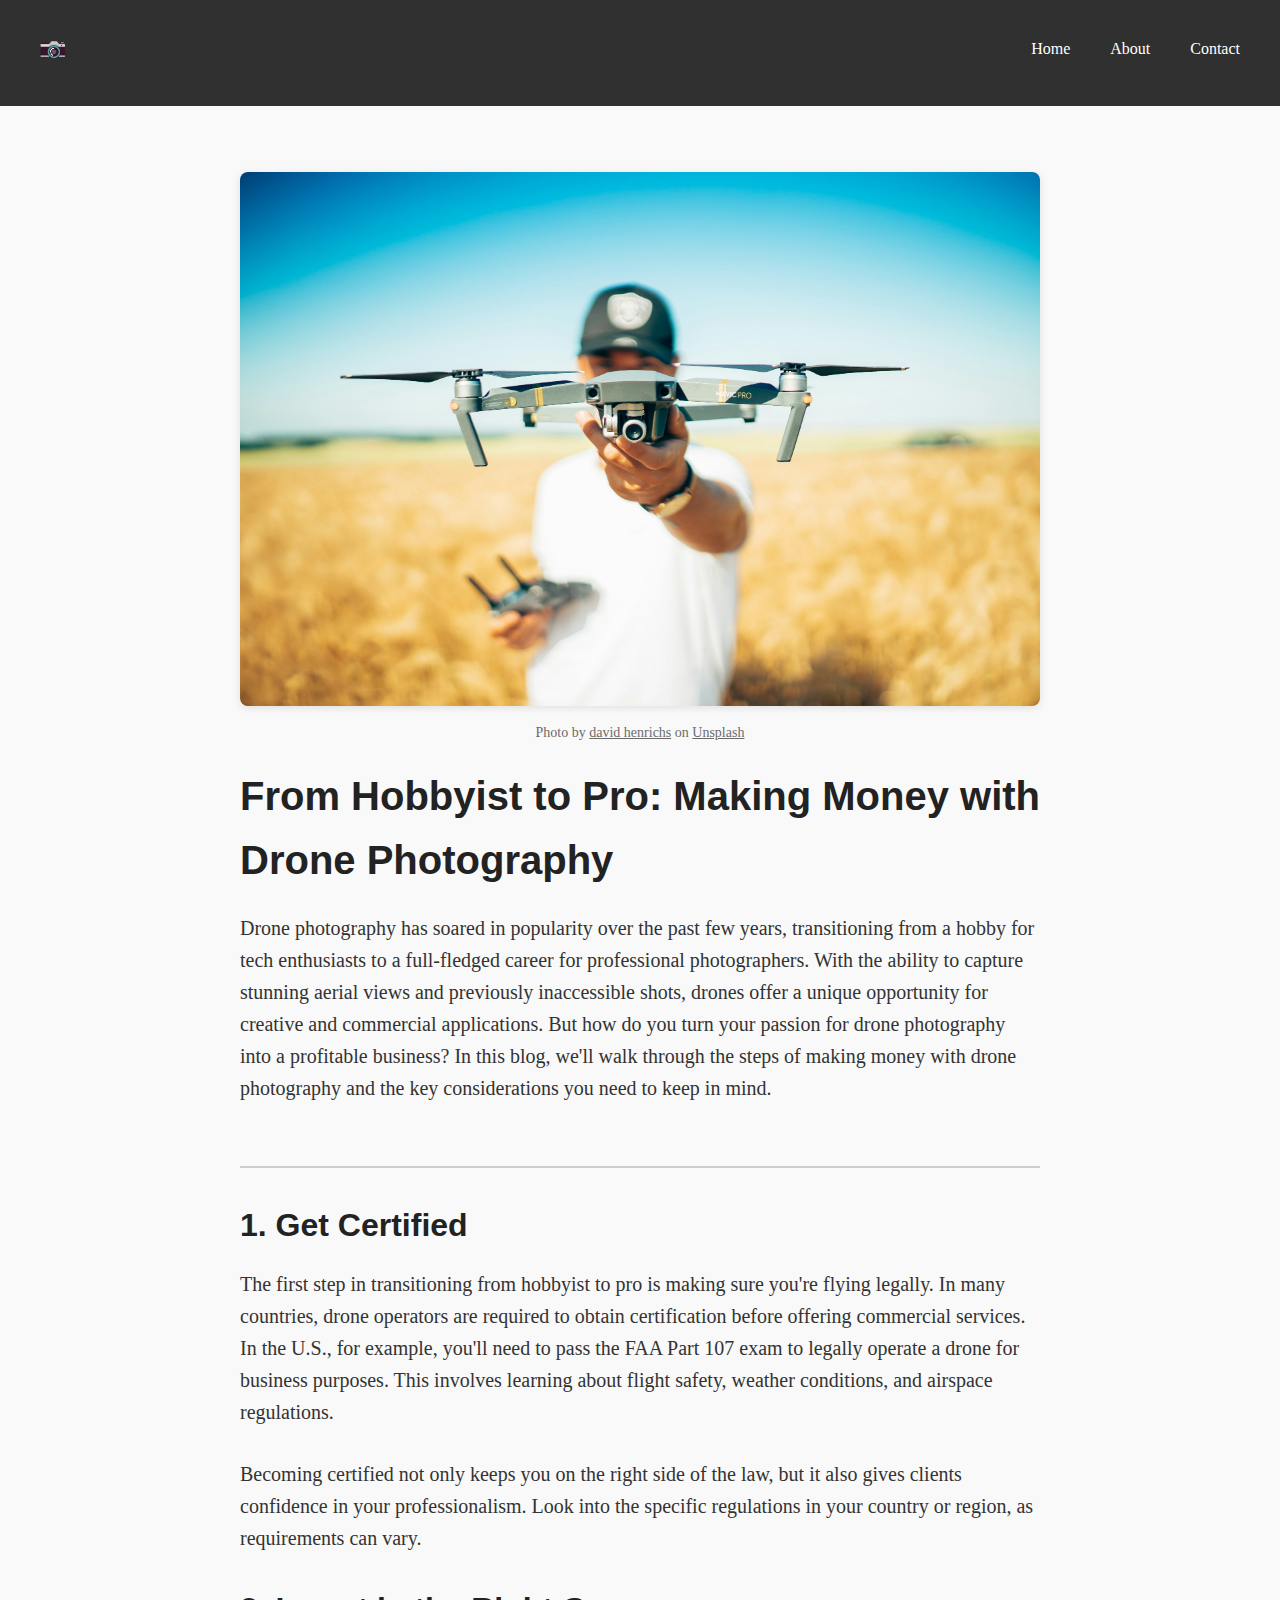
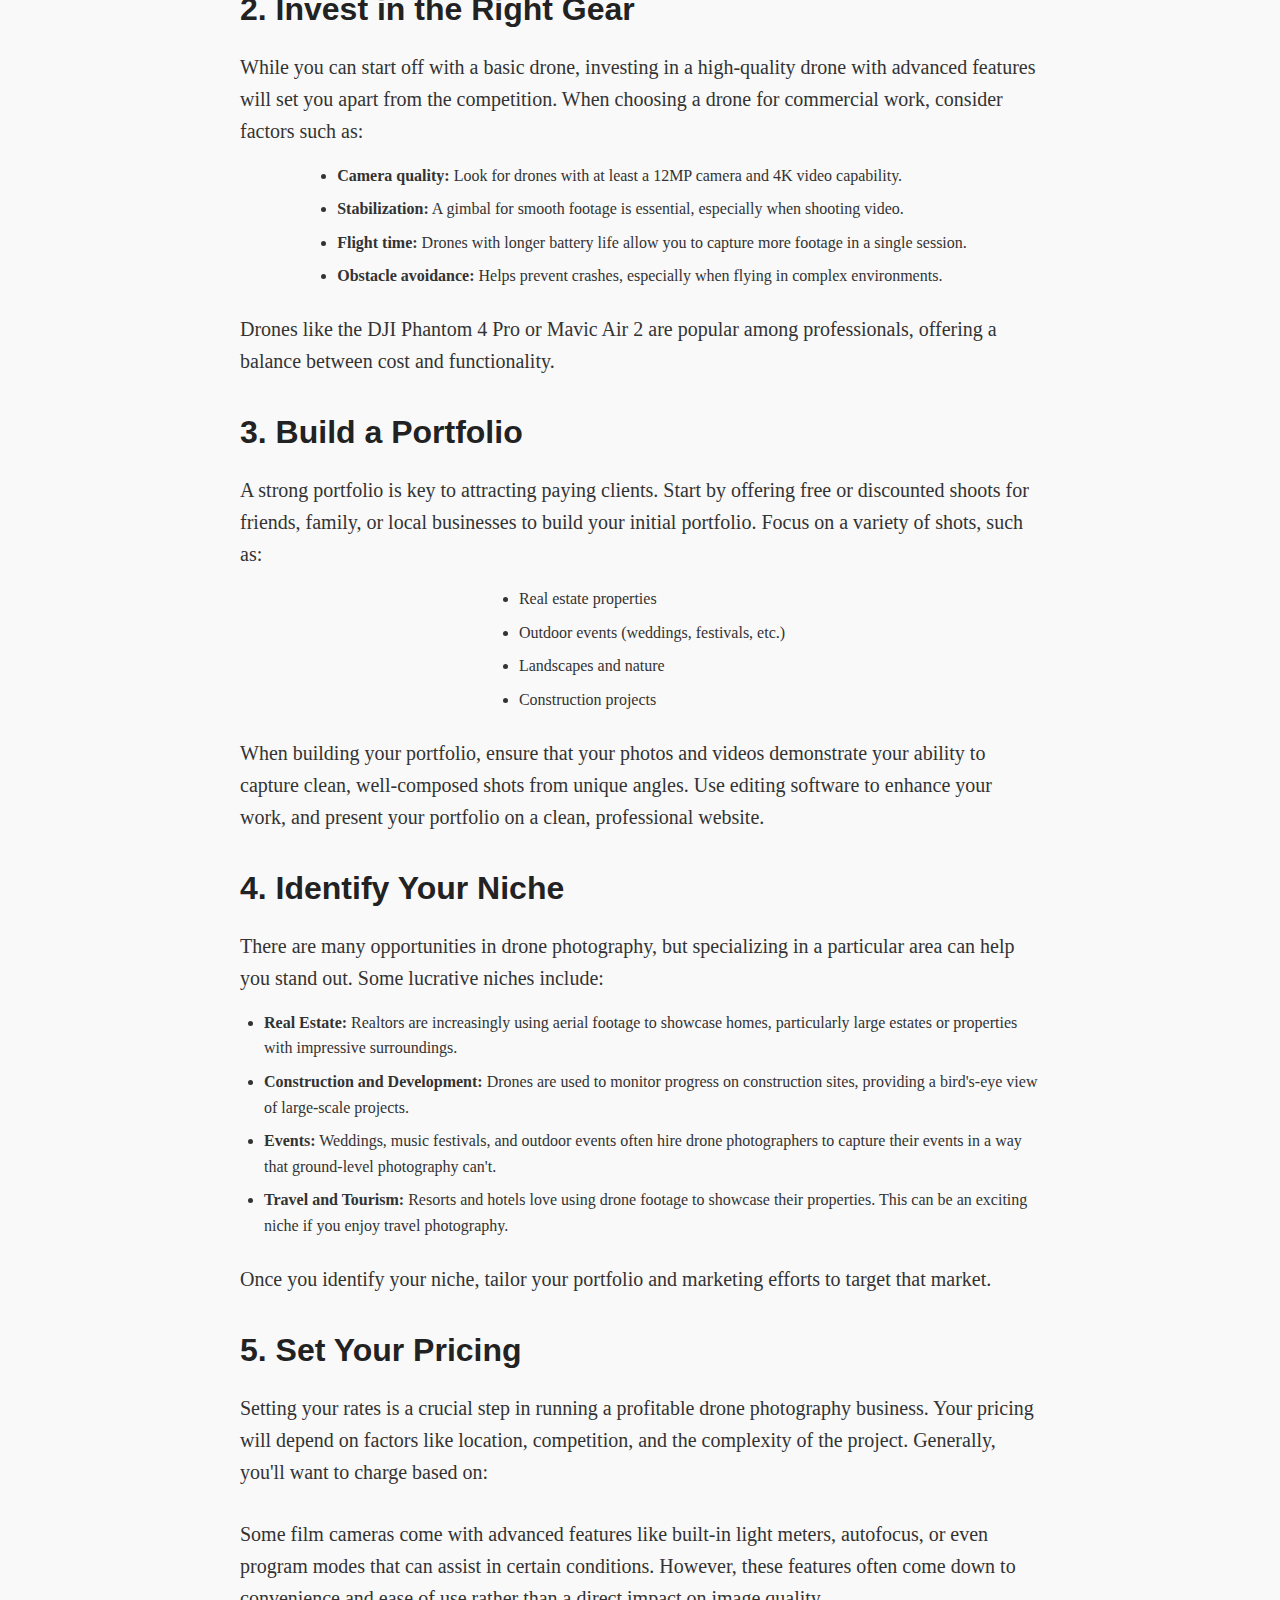
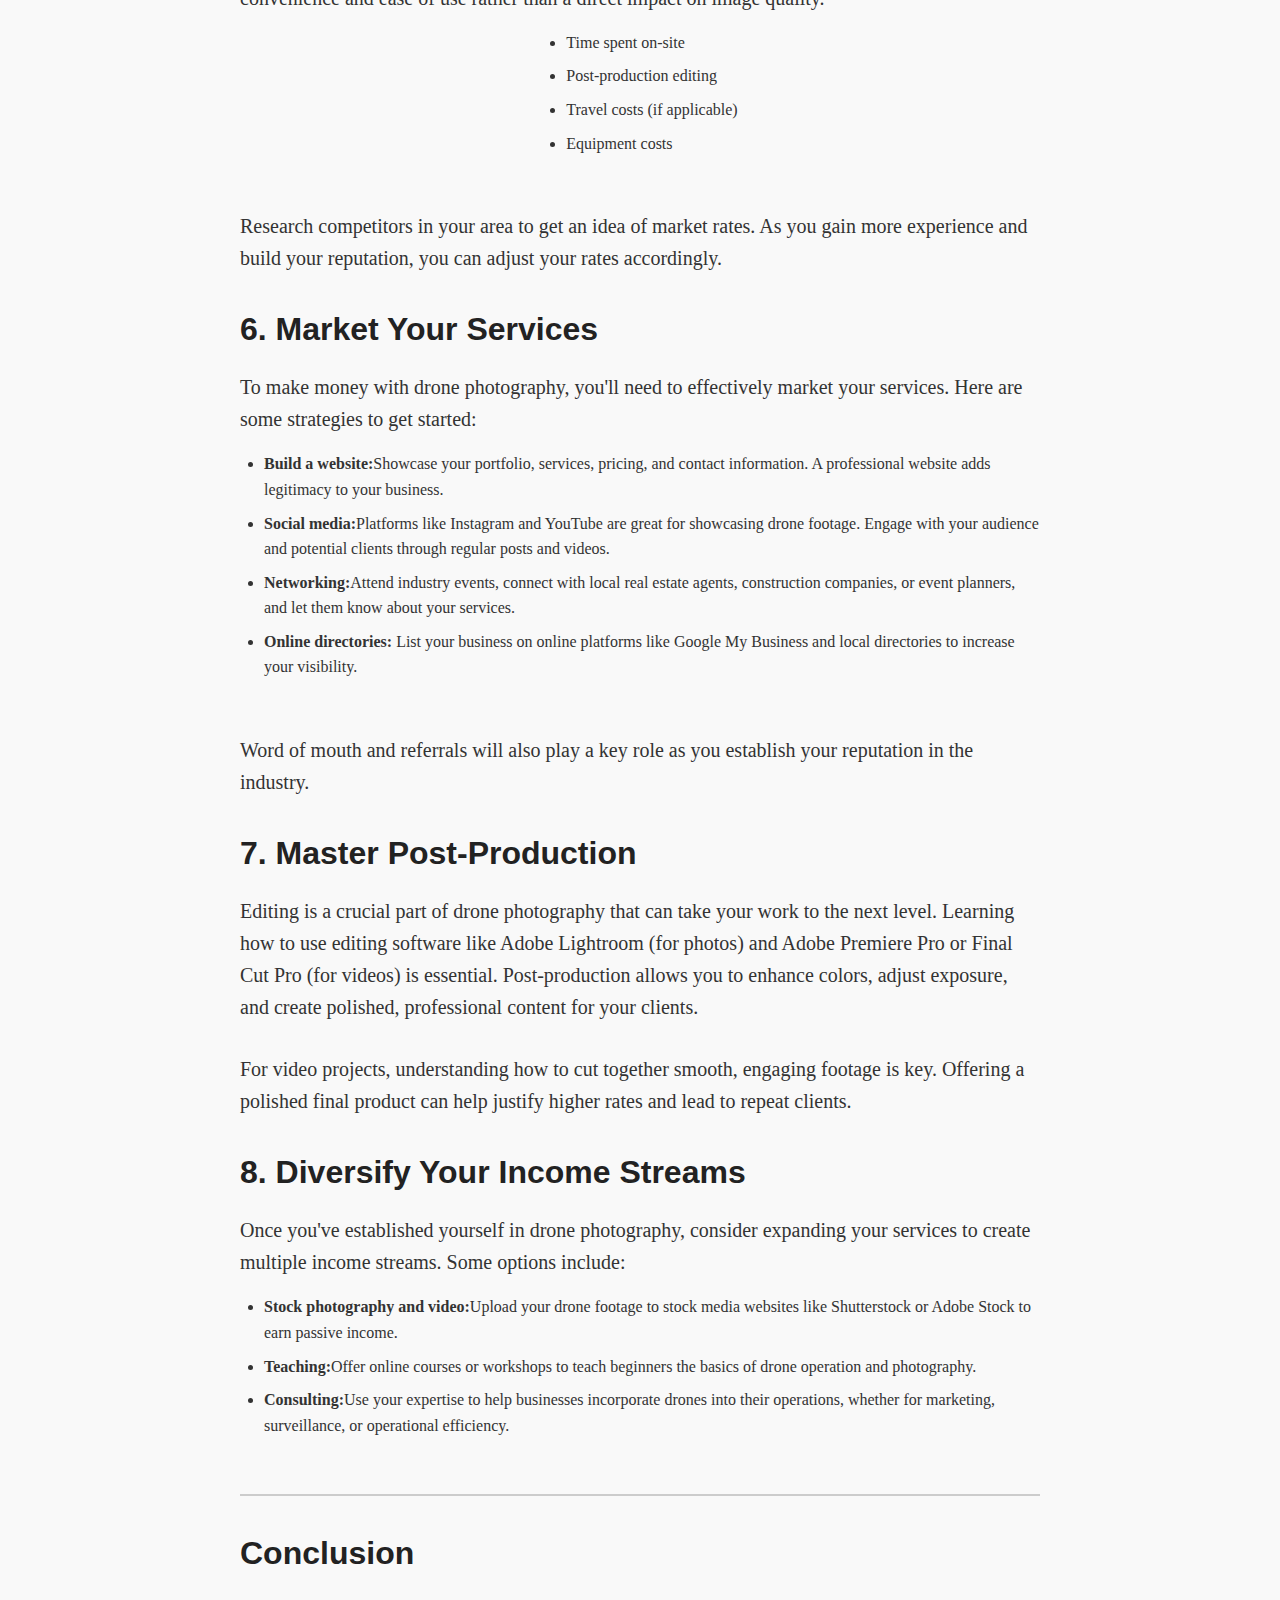
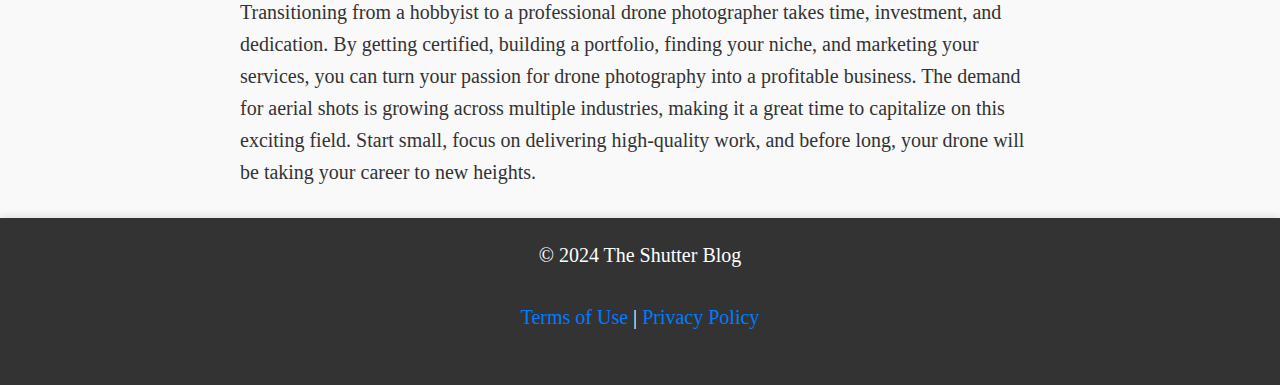
<file: posts/making-money-with-your-drone.html>
<!DOCTYPE html>
<html lang="en">

<head>
    <meta charset="UTF-8" />
    <meta name="viewport" content="width=device-width, initial-scale=1.0" />
    <link rel="stylesheet" href="../style.css" />
    <title>From Hobbyist to Pro: Making Money with Drone Photography</title>
    <meta name="description"
        content="Explore if your film camera choice affects image quality. Learn about lens quality, film stock, and photography skills for stunning results." />
    <!-- Google tag (gtag.js) -->
    <script async src="https://www.googletagmanager.com/gtag/js?id=G-QCFT264PS7"></script>
    <link rel="canonical" href="https://theshutterblog.com/posts/making-money-with-your-drone">
    <meta name="robots" content="index, follow">
    <meta name="keywords" content="drone photography, making money, photography business, aerial photography, photography tips, dji">
    <script>
        window.dataLayer = window.dataLayer || [];
        function gtag() { dataLayer.push(arguments); }
        gtag('js', new Date());

        gtag('config', 'G-QCFT264PS7');
    </script>
</head>

<body>
    <nav>
        <div class="nav-container">
            <a href="/" aria-label="redirects to the homepage of this website">
                <img src="../assets/logo.png" alt="The Logo of this blog, it" />
            </a>
            <ul>
                <a href="/">
                    <li>Home</li>
                </a>
                <a href="" aria-label="Learn more about this blog and who the author is">
                    <li>About</li>
                </a><a href="">
                    <li>Contact</li>
                </a>
                <li></li>
                </a>
            </ul>
        </div>
    </nav>
    <main>
        <section class="blog-content">
            <div class="title-image-container">
                <img class="title-image" src="../assets/shallow-focus-photography-of-quadcopter.jpg"
                    alt="shallow focus photography of quadcopter" />
                <p class="image-credit">
                    Photo by <a
                        href="https://unsplash.com/@davidhenrichs?utm_content=creditCopyText&utm_medium=referral&utm_source=unsplash">david
                        henrichs</a> on <a
                        href="https://unsplash.com/photos/shallow-focus-photography-of-quadcopter-72AYEEBJpz4?utm_content=creditCopyText&utm_medium=referral&utm_source=unsplash">Unsplash</a>


                </p>
                <div class="thumbnail-image-container">
                    <img id="post-thumbnail" src="../assets/gray-and-black-dji-mavic-pro-quadcopter-drone-on-mid-top-air-near-forest-at-daytime.jpg"
                        alt="gray and black dji mavic pro quadcopter drone on mid top air near forest at daytime"
                        class="feeling-lucky-post-thumbnail">
                    <p class="image-credit">Photo by <a href="https://unsplash.com/@claybanks?utm_content=creditCopyText&utm_medium=referral&utm_source=unsplash">Clay Banks</a> on <a href="https://unsplash.com/photos/gray-and-black-dji-mavic-pro-quadcopter-drone-on-mid-top-air-near-forest-at-daytime-0VfnZbQd98c?utm_content=creditCopyText&utm_medium=referral&utm_source=unsplash">Unsplash</a>
  

                    </p>
                </div>
            </div>
            <h1>From Hobbyist to Pro: Making Money with Drone Photography</h1>
            <p>Drone photography has soared in popularity over the past few years, transitioning from a hobby for tech
                enthusiasts to a full-fledged career for professional photographers. With the ability to capture
                stunning aerial views and previously inaccessible shots, drones offer a unique opportunity for creative
                and commercial applications. But how do you turn your passion for drone photography into a profitable
                business? In this blog, we'll walk through the steps of making money with drone photography and the key
                considerations you need to keep in mind.</p>
            <hr>
            <h2>1. Get Certified</h2>
            <p>
                The first step in transitioning from hobbyist to pro is making sure you're flying legally. In many
                countries, drone operators are required to obtain certification before offering commercial services. In
                the U.S., for example, you'll need to pass the FAA Part 107 exam to legally operate a drone for business
                purposes. This involves learning about flight safety, weather conditions, and airspace regulations.</p>
            <p>
                Becoming certified not only keeps you on the right side of the law, but it also gives clients confidence
                in your professionalism. Look into the specific regulations in your country or region, as requirements
                can vary.</p>
            <h2>2. Invest in the Right Gear</h2>
            <p>While you can start off with a basic drone, investing in a high-quality drone with advanced features will
                set you apart from the competition. When choosing a drone for commercial work, consider factors such as:
            </p>
            <ul>
                <li><strong>Camera quality:</strong> Look for drones with at least a 12MP camera and 4K video
                    capability.</li>
                <li><strong>Stabilization:</strong> A gimbal for smooth footage is essential, especially when shooting
                    video.</li>
                <li><strong>Flight time:</strong> Drones with longer battery life allow you to capture more footage in a
                    single session.
                </li>
                <li><strong>Obstacle avoidance:</strong> Helps prevent crashes, especially when flying in complex
                    environments.</li>
            </ul>
            <p>Drones like the DJI Phantom 4 Pro or Mavic Air 2 are popular among professionals, offering a balance
                between cost and functionality.</p>
            <h2>3. Build a Portfolio</h2>
            <p>A strong portfolio is key to attracting paying clients. Start by offering free or discounted shoots for
                friends, family, or local businesses to build your initial portfolio. Focus on a variety of shots, such
                as:</p>
            <ul>
                <li>Real estate properties</li>
                <li>Outdoor events (weddings, festivals, etc.)</li>
                <li>Landscapes and nature</li>
                <li>Construction projects</li>
            </ul>
            <p>When building your portfolio, ensure that your photos and videos demonstrate your ability to capture
                clean, well-composed shots from unique angles. Use editing software to enhance your work, and present
                your portfolio on a clean, professional website.</p>

            <h2>4. Identify Your Niche</h2>
            <p>There are many opportunities in drone photography, but specializing in a particular area can help you
                stand out. Some lucrative niches include:</p>
            <ul>
                <li><strong>Real Estate:</strong> Realtors are increasingly using aerial footage to showcase homes,
                    particularly large estates or properties with impressive surroundings.</li>
                <li><strong>Construction and Development:</strong> Drones are used to monitor progress on construction
                    sites, providing a bird's-eye view of large-scale projects.</li>
                <li><strong>Events:</strong> Weddings, music festivals, and outdoor events often hire drone
                    photographers to capture their events in a way that ground-level photography can't.</li>
                <li><strong>Travel and Tourism:</strong> Resorts and hotels love using drone footage to showcase their
                    properties. This can be an exciting niche if you enjoy travel photography.
            </ul>

            <p>Once you identify your niche, tailor your portfolio and marketing efforts to target that market.</p>
            <h2>5. Set Your Pricing</h2>
            <p>Setting your rates is a crucial step in running a profitable drone photography business. Your pricing
                will depend on factors like location, competition, and the complexity of the project. Generally, you'll
                want to charge based on:</p>
            <p>Some film cameras come with advanced features like built-in light meters, autofocus, or even program
                modes that can assist in certain conditions. However, these features often come down to convenience and
                ease of use rather than a direct impact on image quality.
            <ul>
                <li>Time spent on-site</li>
                <li>Post-production editing</li>
                <li>Travel costs (if applicable)</li>
                <li>Equipment costs</li>
            </ul>
            </p>
            <p>Research competitors in your area to get an idea of market rates. As you gain more experience and build
                your reputation, you can adjust your rates accordingly.</p>

            <h2>6. Market Your Services</h2>
            <p>To make money with drone photography, you'll need to effectively market your services. Here are some
                strategies to get started:
            <ul>
                <li><strong>Build a website:</strong>Showcase your portfolio, services, pricing, and contact
                    information. A professional website adds legitimacy to your business.</li>
                <li><strong>Social media:</strong>Platforms like Instagram and YouTube are great for showcasing drone
                    footage. Engage with your audience and potential clients through regular posts and videos.</li>
                <li><strong>Networking:</strong>Attend industry events, connect with local real estate agents,
                    construction companies, or event planners, and let them know about your services.</li>
                <li><strong>Online directories:</strong> List your business on online platforms like Google My Business
                    and local directories to increase your visibility.</li>
            </ul>
            </p>
            <p>Word of mouth and referrals will also play a key role as you establish your reputation in the industry.
            </p>



            <h2>7. Master Post-Production</h2>
            <p>Editing is a crucial part of drone photography that can take your work to the next level. Learning how to
                use editing software like Adobe Lightroom (for photos) and Adobe Premiere Pro or Final Cut Pro (for
                videos) is essential. Post-production allows you to enhance colors, adjust exposure, and create
                polished, professional content for your clients.</p>
            <p>For video projects, understanding how to cut together smooth, engaging footage is key. Offering a
                polished final product can help justify higher rates and lead to repeat clients.</p>


            <h2>8. Diversify Your Income Streams</h2>
            <p>Once you've established yourself in drone photography, consider expanding your services to create
                multiple income streams. Some options include:</p>
            <ul>
                <li><strong>Stock photography and video:</strong>Upload your drone footage to stock media websites like
                    Shutterstock or Adobe Stock to earn passive income.</li>
                <li><strong>Teaching:</strong>Offer online courses or workshops to teach beginners the basics of drone
                    operation and photography.</li>
                <li><strong>Consulting:</strong>Use your expertise to help businesses incorporate drones into their
                    operations, whether for marketing, surveillance, or operational efficiency.</li>
            </ul>
            <hr>
            <h2>Conclusion</h2>
            <p>Transitioning from a hobbyist to a professional drone photographer takes time, investment, and
                dedication. By getting certified, building a portfolio, finding your niche, and marketing your services,
                you can turn your passion for drone photography into a profitable business. The demand for aerial shots
                is growing across multiple industries, making it a great time to capitalize on this exciting field.
                Start small, focus on delivering high-quality work, and before long, your drone will be taking your
                career to new heights.</p>
        </section>
    </main>
    <footer>
        <p>&copy; 2024 The Shutter Blog</p>
        <p>
            <a href="../terms-of-use">Terms of Use</a> |
            <a href="../privacy-policy">Privacy Policy</a>
        </p>
    </footer>
</body>

</html>
</file>
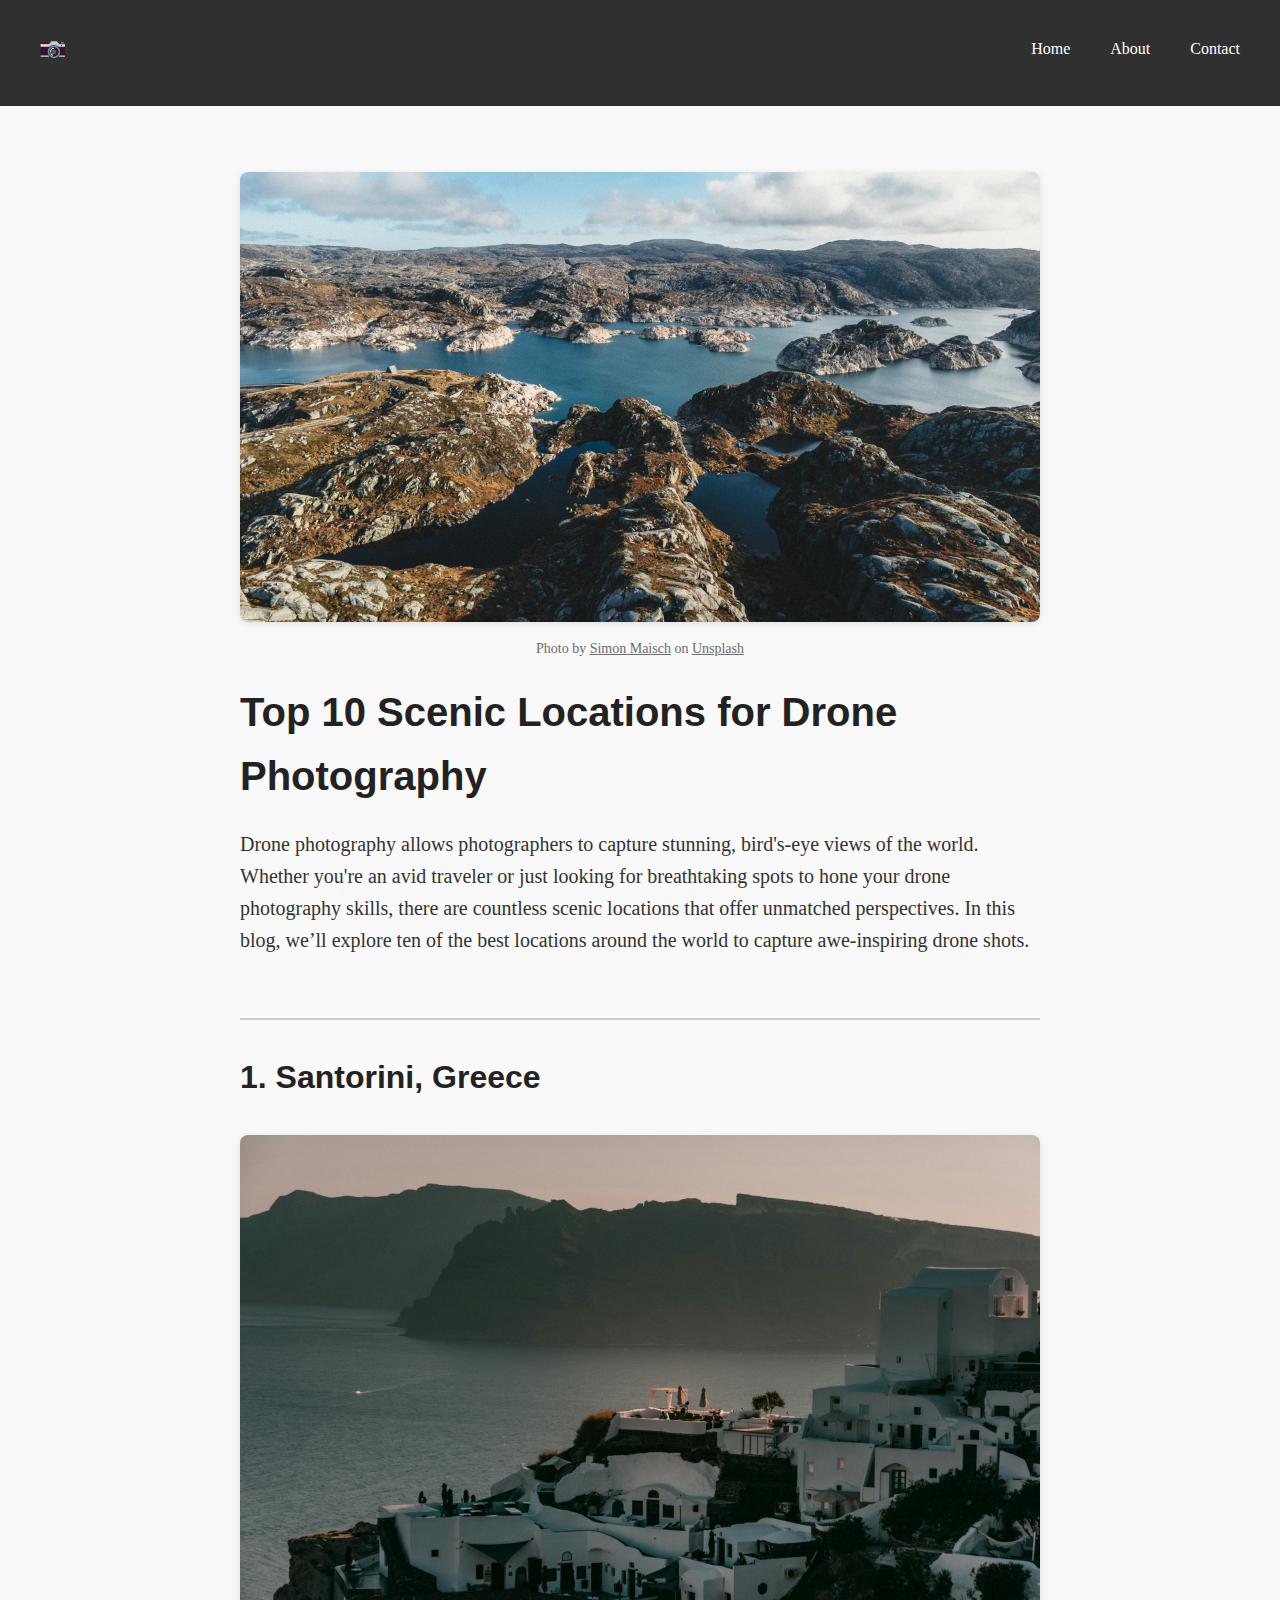
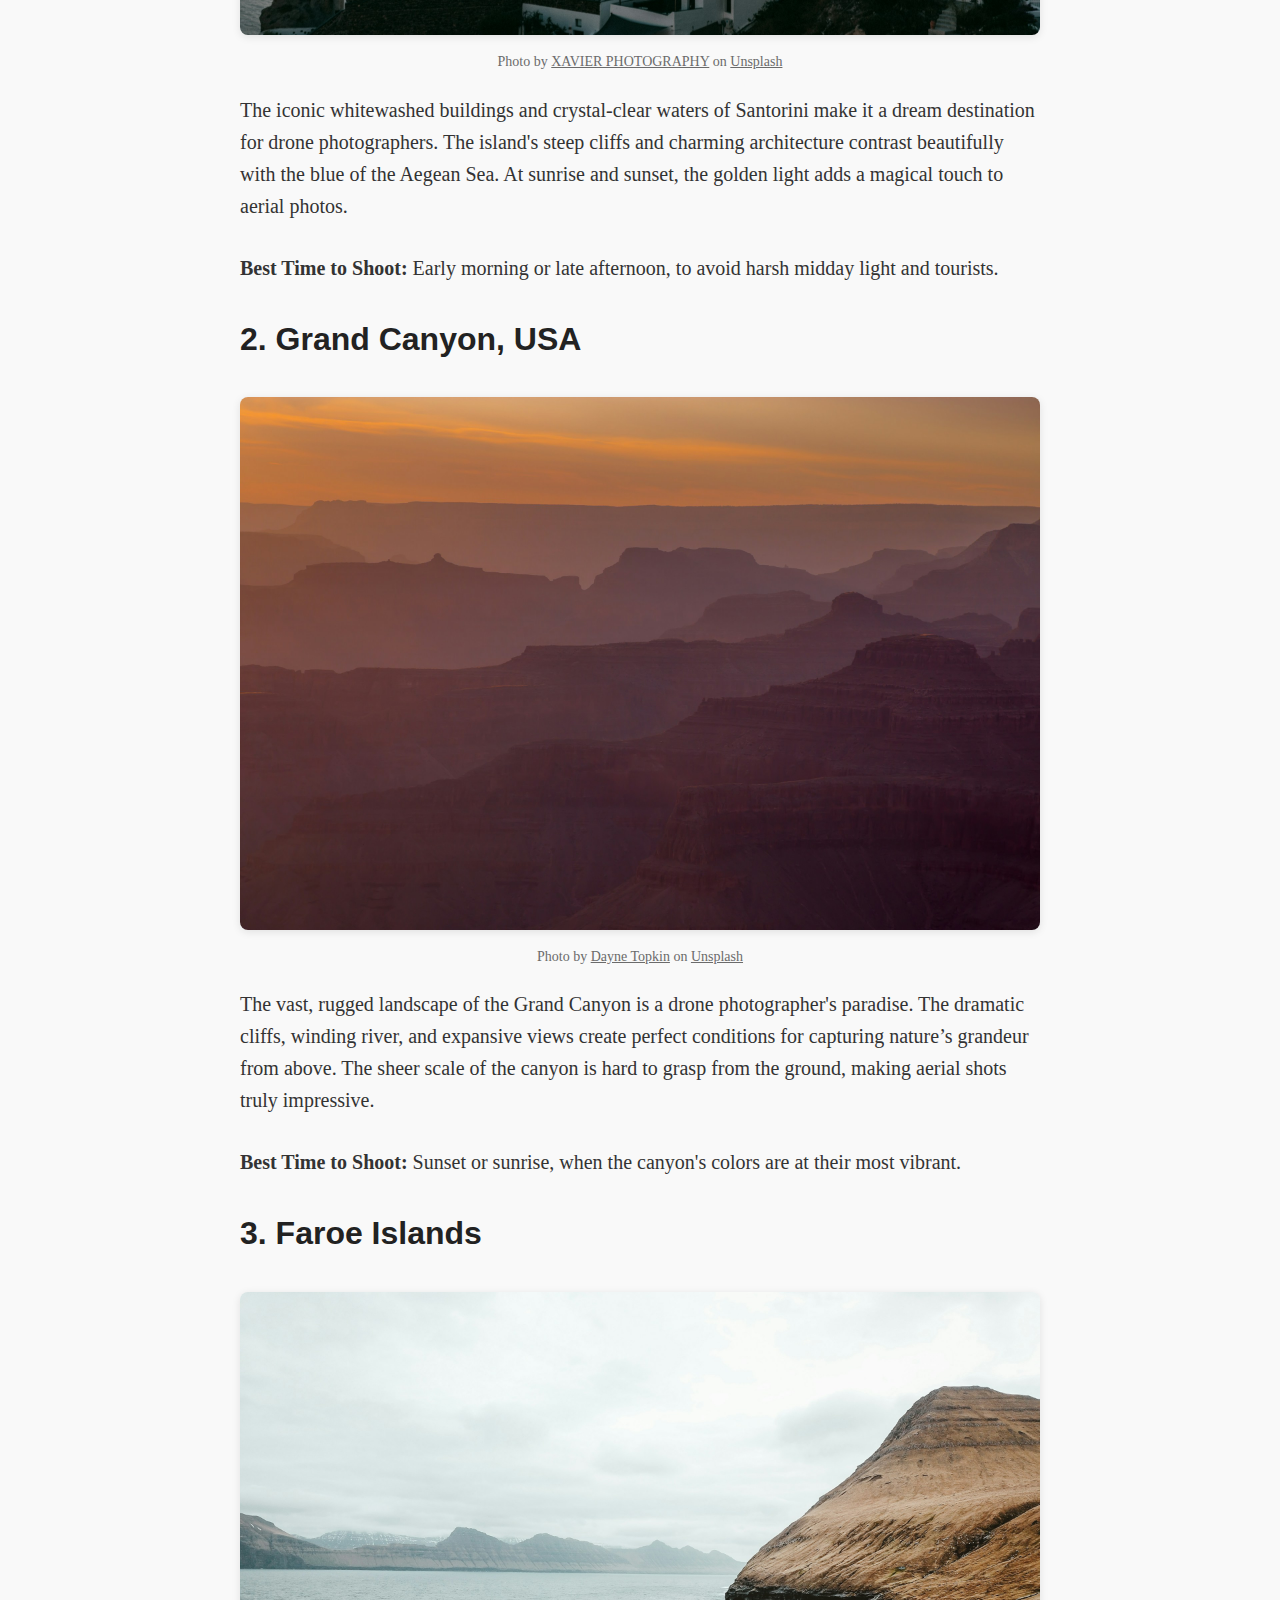
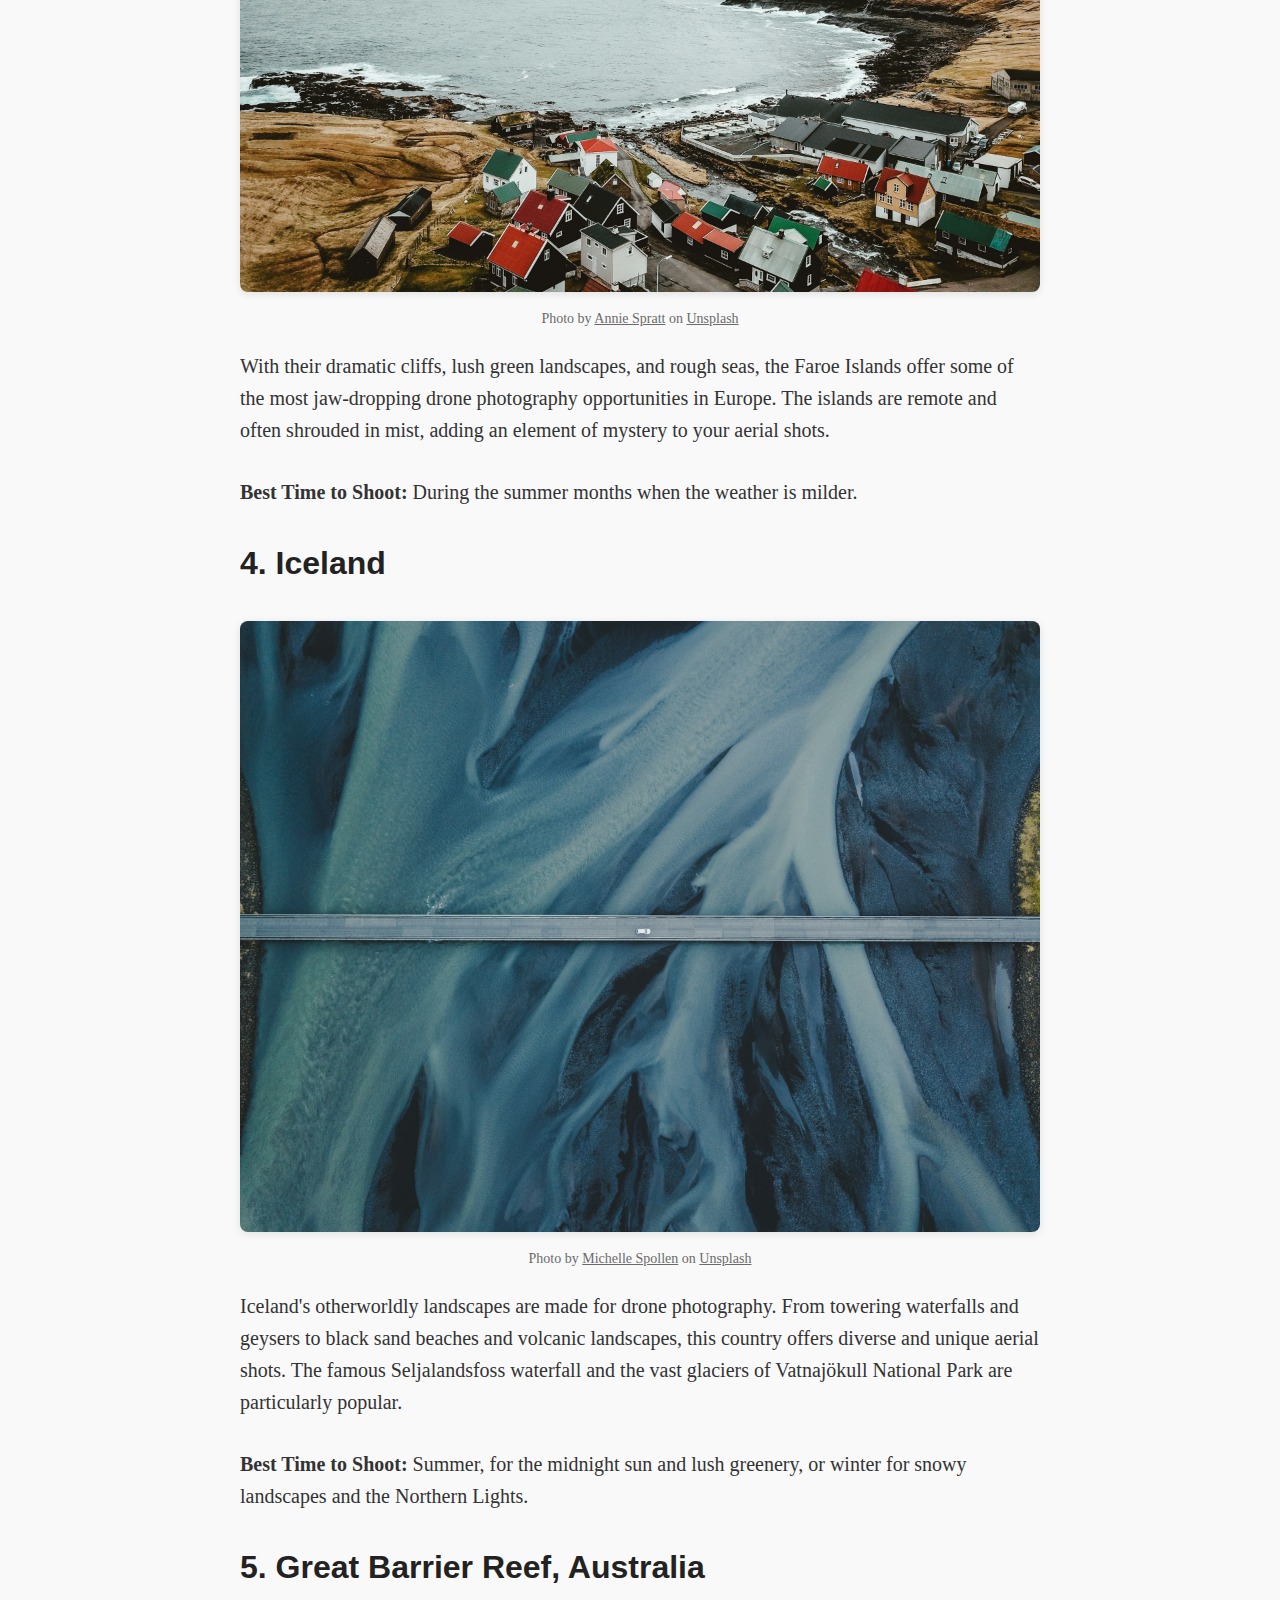
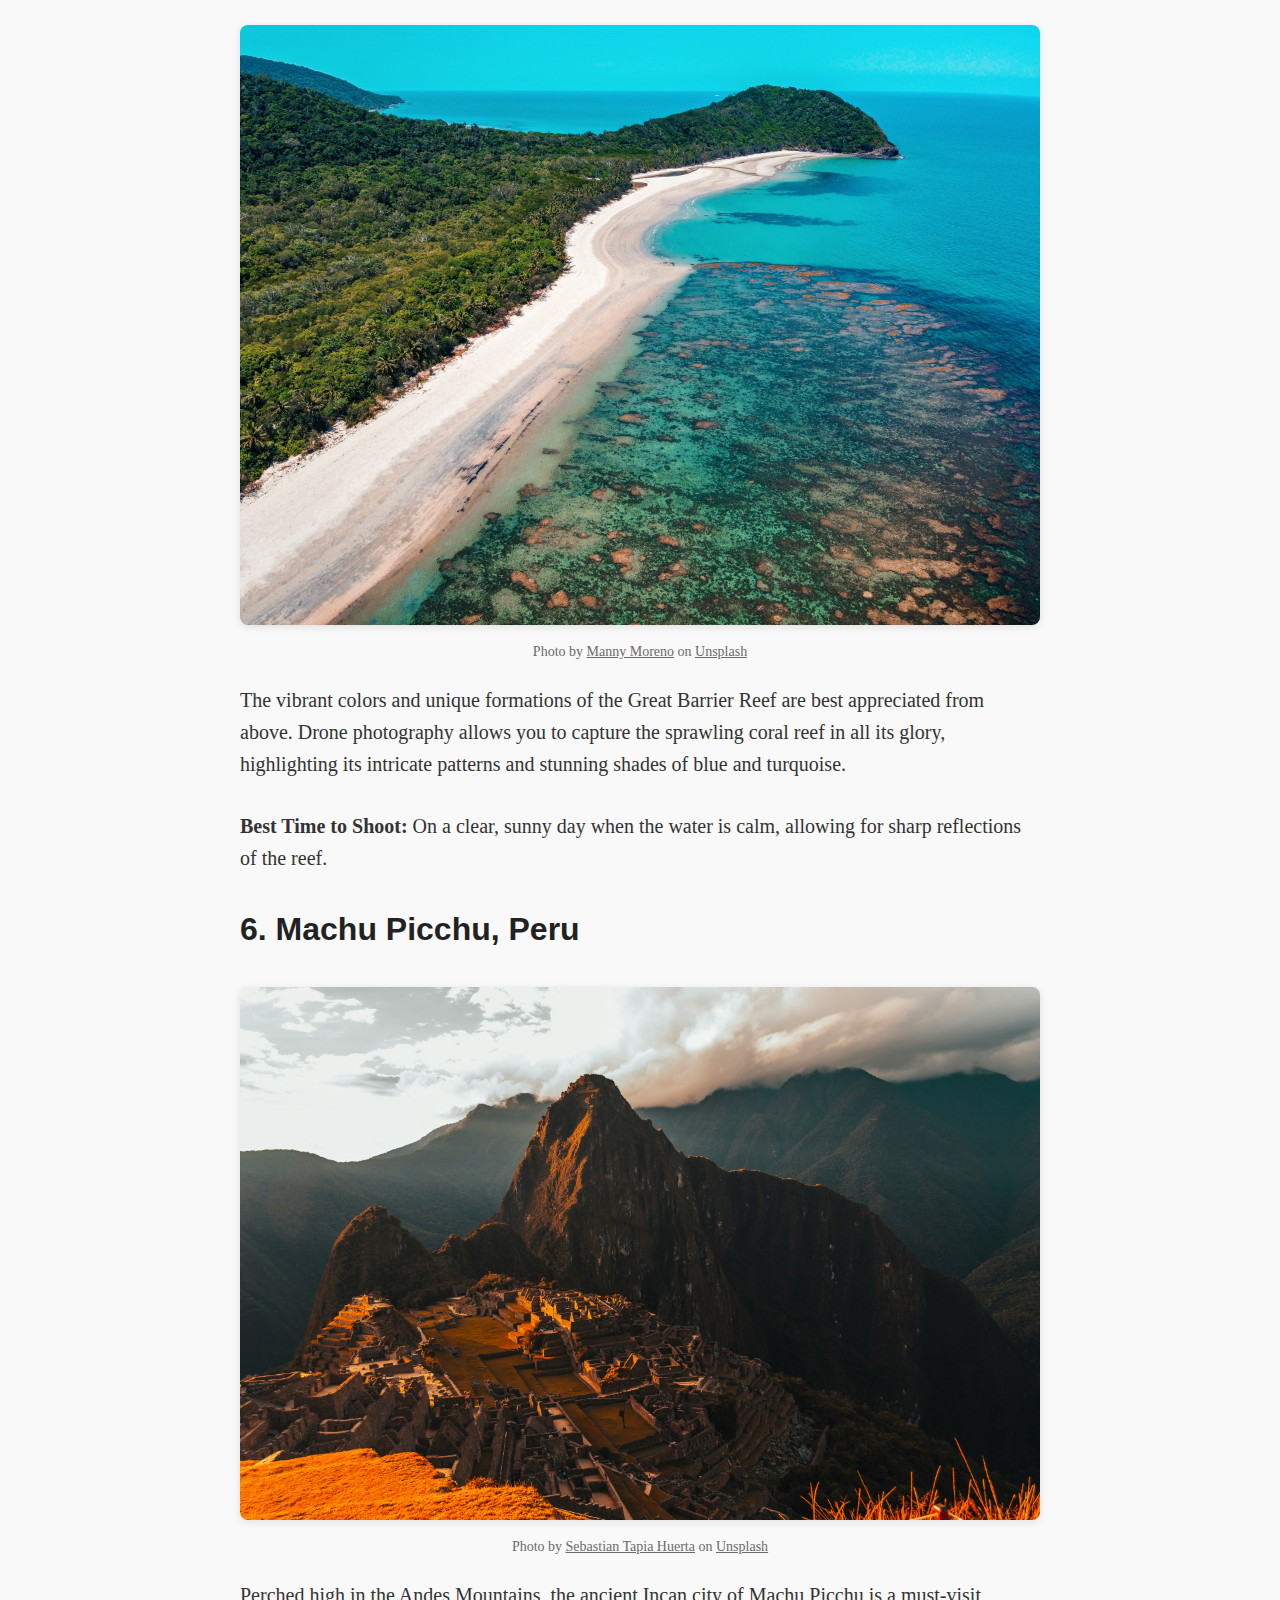
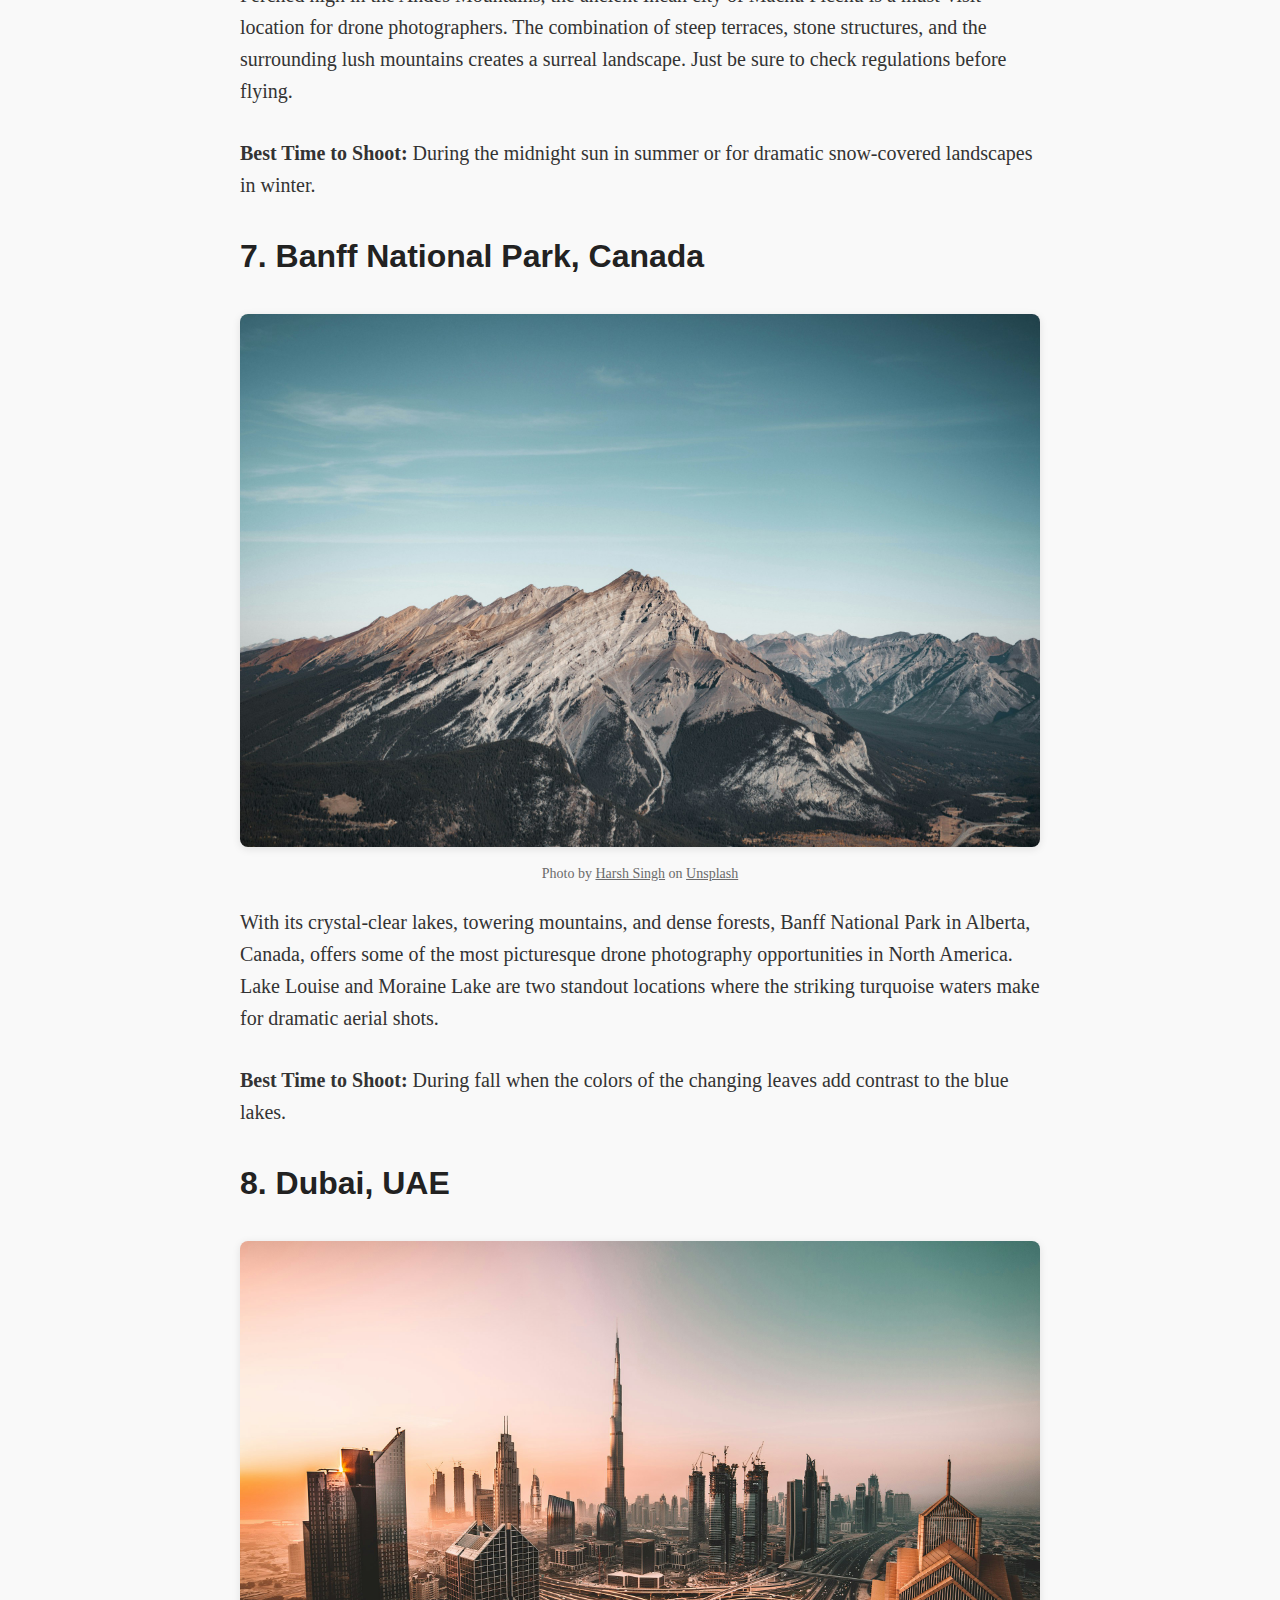
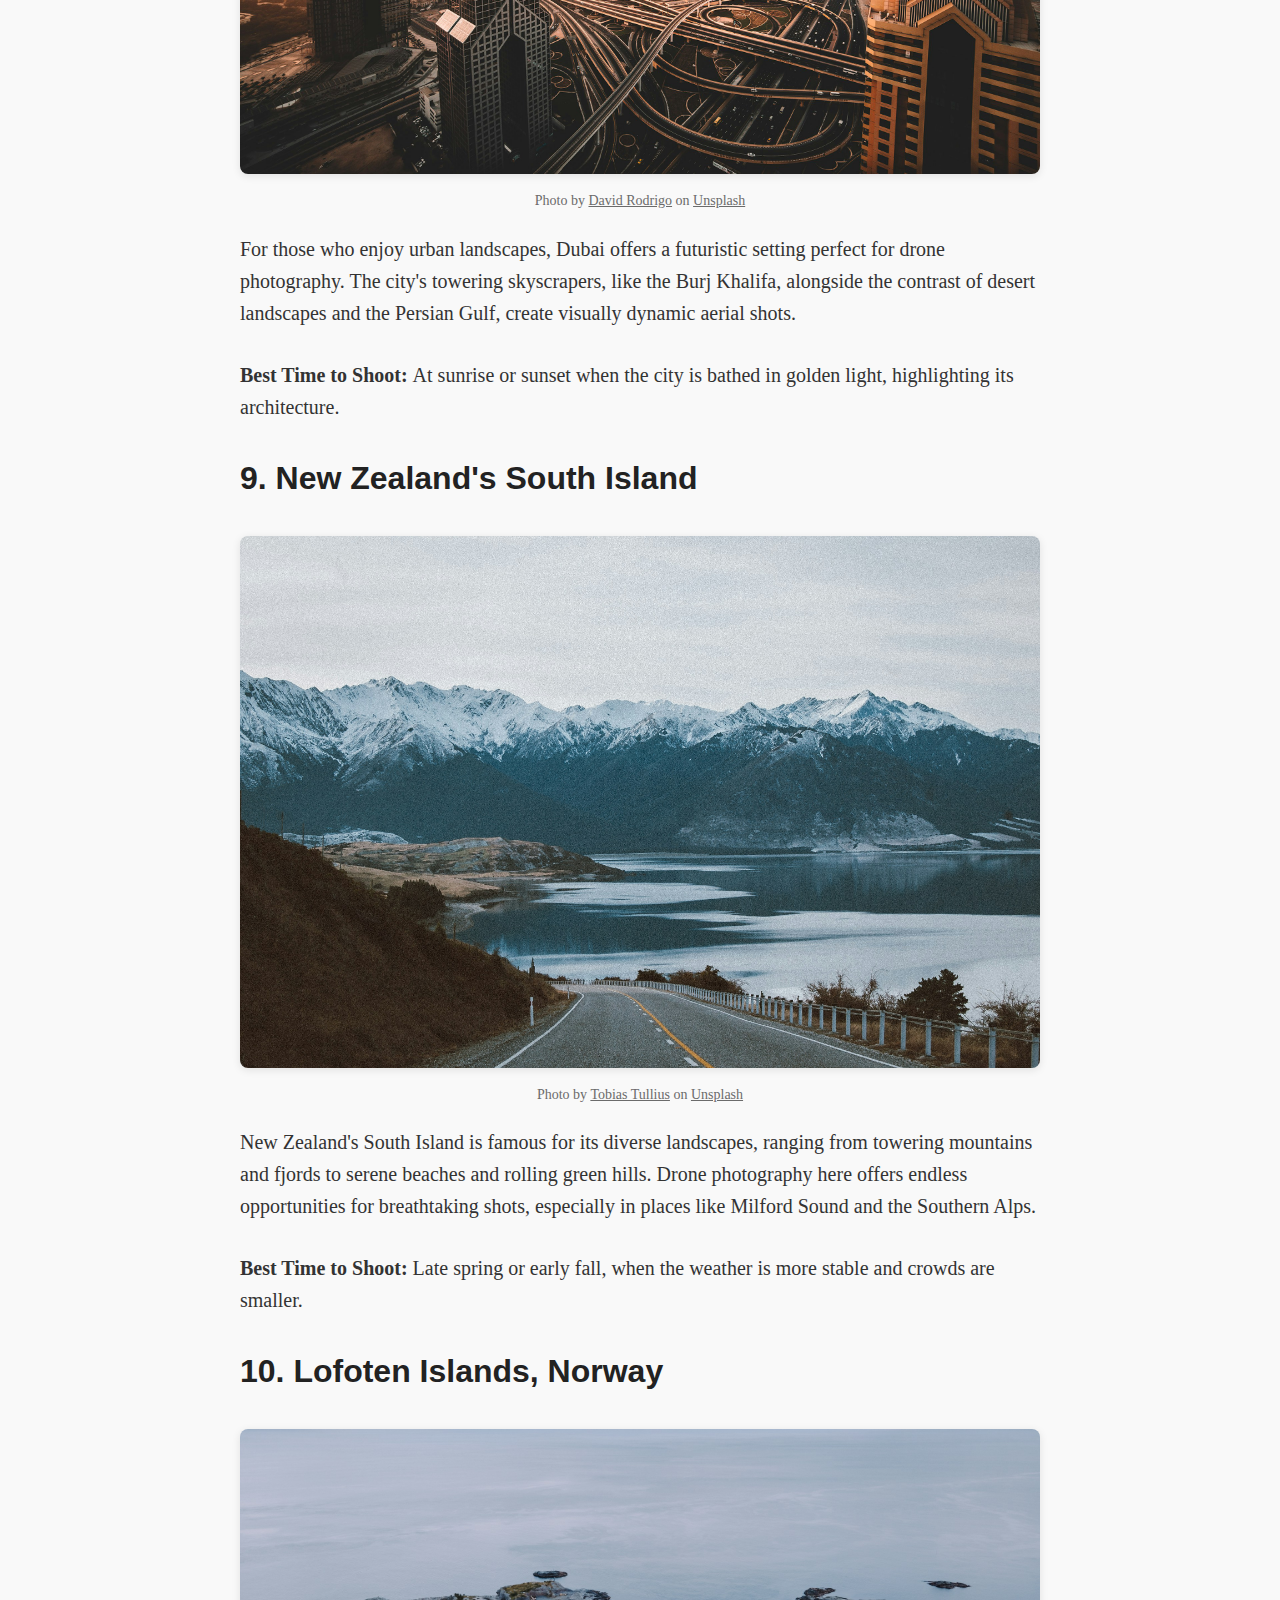
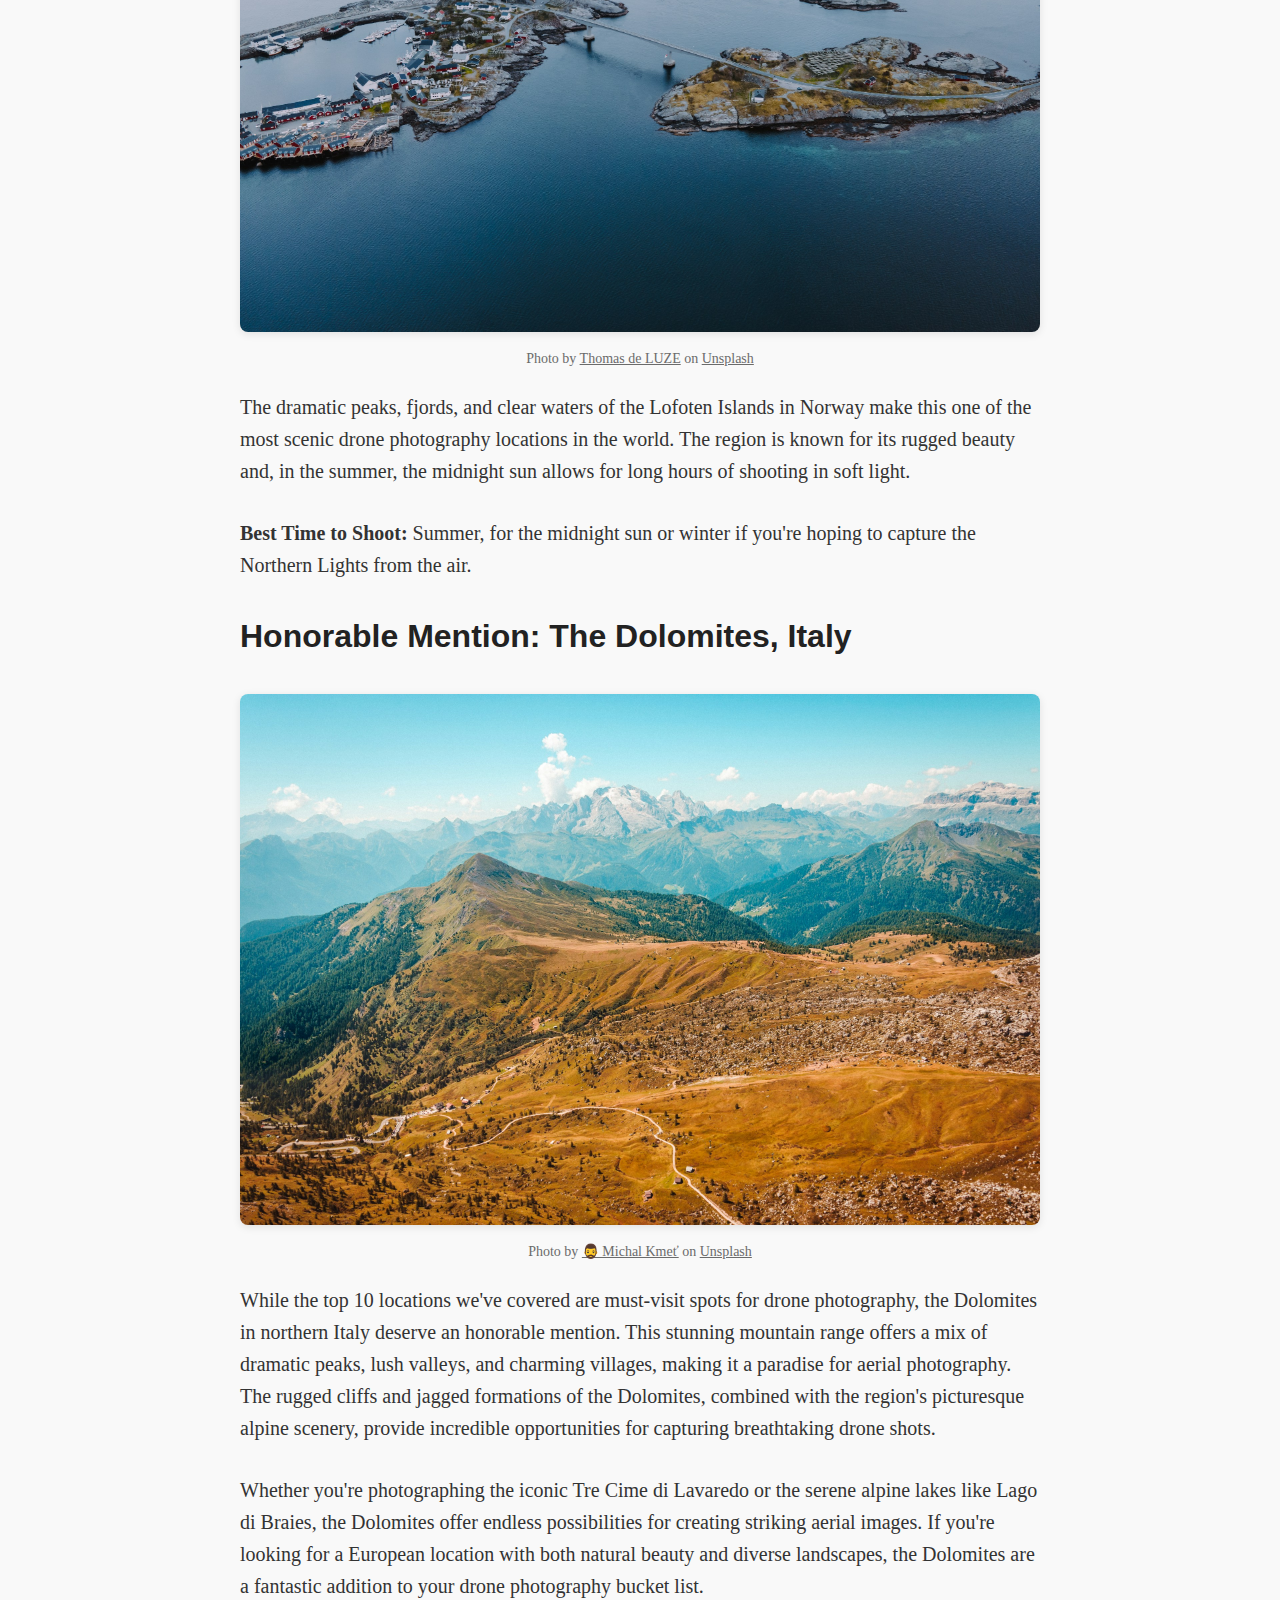
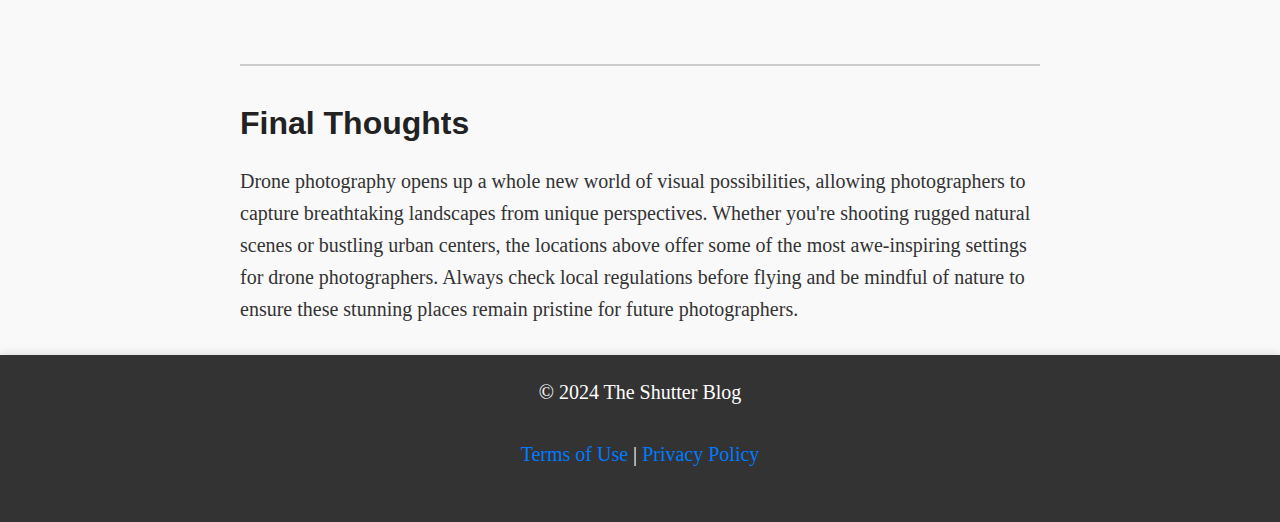
<file: posts/top-10-locations-for-drone-photography.html>
<!DOCTYPE html>
<html lang="en">

<head>
    <meta charset="UTF-8" />
    <meta name="viewport" content="width=device-width, initial-scale=1.0" />
    <title>Top 10 Scenic Locations for Drone Photography</title>
    <link rel="stylesheet" href="../style.css" />
    <meta name="description"
        content="Explore the top 10 scenic locations for drone photography, featuring breathtaking landscapes from the Grand Canyon to Iceland for stunning aerial shots." />
    <meta name="keywords"
        content="drone photography, scenic locations, top drone spots, Grand Canyon drone, Faroe Islands aerial shots, Iceland drone photography, Machu Picchu drone, Lofoten Islands photography, aerial landscapes" />
    <meta name="author" content="Janis Ringli">
    <meta name="robots" content="index, follow">
    <link rel="canonical" href="https://theshutterblog.com/posts/top-10-locations-for-drone-photography">
    <!-- Google tag (gtag.js) -->
<script async src="https://www.googletagmanager.com/gtag/js?id=G-QCFT264PS7"></script>
<script>
  window.dataLayer = window.dataLayer || [];
  function gtag(){dataLayer.push(arguments);}
  gtag('js', new Date());

  gtag('config', 'G-QCFT264PS7');
</script>
</head>

<body>
    <nav>
        <div class="nav-container">
            <a href="/" aria-label="redirects to the homepage of this website">
                <img src="../assets/logo.png" alt="The Logo of this blog, it" />
            </a>
            <ul>
                <a href="/">
                    <li>Home</li>
                </a>
                <a href="" aria-label="Learn more about this blog and who the author is">
                    <li>About</li>
                </a><a href="">
                    <li>Contact</li>
                </a>
                <li></li>
                </a>
            </ul>
        </div>
    </nav>
    <main>
        <section class="blog-content">
            <div class="title-image-container">
                <img class="title-image" id="title-image" src="../assets/a-large-body-of-water-surrounded-by-mountains.jpg"
                    alt="a large body of water surrounded by mountains" />
                <p class="image-credit">
                    Photo by <a href="https://unsplash.com/@simonmaisch?utm_content=creditCopyText&utm_medium=referral&utm_source=unsplash">Simon Maisch</a> on <a href="https://unsplash.com/photos/a-large-body-of-water-surrounded-by-mountains-bPl8M7YlzIw?utm_content=creditCopyText&utm_medium=referral&utm_source=unsplash">Unsplash</a>
  
                </p>
                <div class="thumbnail-image-container">
                    <img id="post-thumbnail" src="../assets/floating-Kodak-film.jpg"
                        alt="a roll of Kodak Color 200 film falling floating in the center of the image"
                        class="feeling-lucky-post-thumbnail">
                    <p class="image-credit">Photo by <a
                            href="https://unsplash.com/@achautla?utm_content=creditCopyText&utm_medium=referral&utm_source=unsplash">Héctor
                            Achautla</a> on <a
                            href="https://unsplash.com/photos/white-and-black-plastic-tube-QJOZ-Tgv6nM?utm_content=creditCopyText&utm_medium=referral&utm_source=unsplash">Unsplash</a>
                    </p>
                </div>
            </div>
            <h1>Top 10 Scenic Locations for Drone Photography</h1>
            <p>Drone photography allows photographers to capture stunning, bird's-eye views of the world. Whether you're an avid traveler or just looking for breathtaking spots to hone your drone photography skills, there are countless scenic locations that offer unmatched perspectives. In this blog, we’ll explore ten of the best locations around the world to capture awe-inspiring drone shots.</p>

            <hr>


            <h2>1. Santorini, Greece</h2>
            
            <img src="../assets/a-group-of-buildings-by-a-body-of-water.jpg" alt="a group of buildings by a body of water" class="center title-image">
            <p class="image-credit">Photo by <a href="https://unsplash.com/@xavierqu?utm_content=creditCopyText&utm_medium=referral&utm_source=unsplash">XAVIER PHOTOGRAPHY</a> on <a href="https://unsplash.com/photos/a-group-of-buildings-by-a-body-of-water-Vc--LcatyKI?utm_content=creditCopyText&utm_medium=referral&utm_source=unsplash">Unsplash</a>
            </p>
        
            <p>
                The iconic whitewashed buildings and crystal-clear waters of Santorini make it a dream destination for drone photographers. The island's steep cliffs and charming architecture contrast beautifully with the blue of the Aegean Sea. At sunrise and sunset, the golden light adds a magical touch to aerial photos.</p>
            <p><strong>Best Time to Shoot: </strong> Early morning or late afternoon, to avoid harsh midday light and tourists.
            </p>
            <h2>2. Grand Canyon, USA</h2>
            <img src="../assets/canyon-with-fog.jpg" alt="canyon with fog" class="center title-image">
            <p class="image-credit">Photo by <a href="https://unsplash.com/@dtopkin1?utm_content=creditCopyText&utm_medium=referral&utm_source=unsplash">Dayne Topkin</a> on <a href="https://unsplash.com/photos/canyon-with-fog-Jr4MONhwLgg?utm_content=creditCopyText&utm_medium=referral&utm_source=unsplash">Unsplash</a>
            </p>
            <p>The vast, rugged landscape of the Grand Canyon is a drone photographer's paradise. The dramatic cliffs, winding river, and expansive views create perfect conditions for capturing nature’s grandeur from above. The sheer scale of the canyon is hard to grasp from the ground, making aerial shots truly impressive.</p>
            <p><strong>Best Time to Shoot: </strong> Sunset or sunrise, when the canyon's colors are at their most vibrant. </p>
           
            <h2>3. Faroe Islands</h2>
            <img src="../assets/houses-on-seashore.jpg" alt="houses on seashore" class="center title-image">
            <p class="image-credit">Photo by <a href="https://unsplash.com/@anniespratt?utm_content=creditCopyText&utm_medium=referral&utm_source=unsplash">Annie Spratt</a> on <a href="https://unsplash.com/photos/houses-on-seashore-v-o49Qavatc?utm_content=creditCopyText&utm_medium=referral&utm_source=unsplash">Unsplash</a>
            </p>
            <p>With their dramatic cliffs, lush green landscapes, and rough seas, the Faroe Islands offer some of the most jaw-dropping drone photography opportunities in Europe. The islands are remote and often shrouded in mist, adding an element of mystery to your aerial shots.</p>
            <p><strong>Best Time to Shoot: </strong> During the summer months when the weather is milder. </p>
            <h2>4. Iceland</h2>
            <img src="../assets/an-aerial-view-of-a-road-in-the-middle-of-a-river.jpg" alt="houses on seashore" class="center title-image">
            <p class="image-credit">Photo by <a href="https://unsplash.com/@micki?utm_content=creditCopyText&utm_medium=referral&utm_source=unsplash">Michelle Spollen</a> on <a href="https://unsplash.com/photos/an-aerial-view-of-a-road-in-the-middle-of-a-river-c9MFM8rSMsQ?utm_content=creditCopyText&utm_medium=referral&utm_source=unsplash">Unsplash</a>
            </p>
            <p>Iceland's otherworldly landscapes are made for drone photography. From towering waterfalls and geysers to black sand beaches and volcanic landscapes, this country offers diverse and unique aerial shots. The famous Seljalandsfoss waterfall and the vast glaciers of Vatnajökull National Park are particularly popular.</p>
            <p><strong>Best Time to Shoot: </strong> Summer, for the midnight sun and lush greenery, or winter for snowy landscapes and the Northern Lights.</p>

            
            <h2>5. Great Barrier Reef, Australia</h2>
            <img src="../assets/green-trees-beside-blue-sea-during-daytime.jpg" alt="green trees beside blue sea during daytime" class="center title-image">
            <p class="image-credit">Photo by <a href="https://unsplash.com/@mannydream?utm_content=creditCopyText&utm_medium=referral&utm_source=unsplash">Manny Moreno</a> on <a href="https://unsplash.com/photos/green-trees-beside-blue-sea-during-daytime-X9TEqJWmM6Q?utm_content=creditCopyText&utm_medium=referral&utm_source=unsplash">Unsplash</a>
            </p>
            <p>The vibrant colors and unique formations of the Great Barrier Reef are best appreciated from above. Drone photography allows you to capture the sprawling coral reef in all its glory, highlighting its intricate patterns and stunning shades of blue and turquoise.</p>
            <p><strong>Best Time to Shoot: </strong> On a clear, sunny day when the water is calm, allowing for sharp reflections of the reef.</p>


            <h2>6. Machu Picchu, Peru</h2>
            <img src="../assets/maccu-pichu-peru.jpg" alt="maccu upichu peru" class="center title-image">
            <p class="image-credit">Photo by <a href="https://unsplash.com/@sebastiantapiahuerta?utm_content=creditCopyText&utm_medium=referral&utm_source=unsplash">Sebastian Tapia Huerta</a> on <a href="https://unsplash.com/photos/maccu-pichu-peru-5qba-p9ahTE?utm_content=creditCopyText&utm_medium=referral&utm_source=unsplash">Unsplash</a>
            </p>
            <p>Perched high in the Andes Mountains, the ancient Incan city of Machu Picchu is a must-visit location for drone photographers. The combination of steep terraces, stone structures, and the surrounding lush mountains creates a surreal landscape. Just be sure to check regulations before flying.</p>
            <p><strong>Best Time to Shoot: </strong> During the midnight sun in summer or for dramatic snow-covered landscapes in winter. </p>

            <h2>7. Banff National Park, Canada</h2>
            <img src="../assets/a-mountain-range-with-snow.jpg" alt="a mountain range with snow" class="center title-image">
            <p class="image-credit">Photo by <a href="https://unsplash.com/@harsh_singh_c?utm_content=creditCopyText&utm_medium=referral&utm_source=unsplash">Harsh Singh</a> on <a href="https://unsplash.com/photos/a-mountain-range-with-snow-0krhBRulWQ0?utm_content=creditCopyText&utm_medium=referral&utm_source=unsplash">Unsplash</a>
            </p>
            <p>With its crystal-clear lakes, towering mountains, and dense forests, Banff National Park in Alberta, Canada, offers some of the most picturesque drone photography opportunities in North America. Lake Louise and Moraine Lake are two standout locations where the striking turquoise waters make for dramatic aerial shots.</p>
            <p><strong>Best Time to Shoot: </strong> During fall when the colors of the changing leaves add contrast to the blue lakes.</p>



            <h2>8. Dubai, UAE</h2>
            <img src="../assets/aerial-photo-of-city-highway-surrounded-by-high-rise-buildings.jpg" alt="aerial photo of city highway surrounded by high rise buildings" class="center title-image">
            <p class="image-credit">Photo by <a href="https://unsplash.com/@david__r?utm_content=creditCopyText&utm_medium=referral&utm_source=unsplash">David Rodrigo</a> on <a href="https://unsplash.com/photos/aerial-photo-of-city-highway-surrounded-by-high-rise-buildings-Fr6zexbmjmc?utm_content=creditCopyText&utm_medium=referral&utm_source=unsplash">Unsplash</a>
            </p>
            <p>For those who enjoy urban landscapes, Dubai offers a futuristic setting perfect for drone photography. The city's towering skyscrapers, like the Burj Khalifa, alongside the contrast of desert landscapes and the Persian Gulf, create visually dynamic aerial shots.</p>
            <p><strong>Best Time to Shoot: </strong> At sunrise or sunset when the city is bathed in golden light, highlighting its architecture. </p>

            <h2>9. New Zealand's South Island</h2>
            <img src="../assets/body-of-water-by-the-island.jpg" alt="body of water by the island" class="center title-image">
            <p class="image-credit">Photo by <a href="https://unsplash.com/@tobiastu?utm_content=creditCopyText&utm_medium=referral&utm_source=unsplash">Tobias Tullius</a> on <a href="https://unsplash.com/photos/body-of-water-by-the-island-QTEZfr5xKF8?utm_content=creditCopyText&utm_medium=referral&utm_source=unsplash">Unsplash</a>
            </p>
            <p>New Zealand's South Island is famous for its diverse landscapes, ranging from towering mountains and fjords to serene beaches and rolling green hills. Drone photography here offers endless opportunities for breathtaking shots, especially in places like Milford Sound and the Southern Alps.</p>
            <p><strong>Best Time to Shoot: </strong> Late spring or early fall, when the weather is more stable and crowds are smaller.</p>

            <h2>10. Lofoten Islands, Norway</h2>
            <img src="../assets/brown-and-green-rock-formation-on-blue-sea-under-white-sky-during-daytime.jpg" alt="brown and green rock formation on blue sea under white sky during daytime" class="center title-image">
            <p class="image-credit">Photo by <a href="https://unsplash.com/@thomasdeluze?utm_content=creditCopyText&utm_medium=referral&utm_source=unsplash">Thomas de LUZE</a> on <a href="https://unsplash.com/photos/brown-and-green-rock-formation-on-blue-sea-under-white-sky-during-daytime-_yHbydUJfFk?utm_content=creditCopyText&utm_medium=referral&utm_source=unsplash">Unsplash</a>
            </p>
            <p>The dramatic peaks, fjords, and clear waters of the Lofoten Islands in Norway make this one of the most scenic drone photography locations in the world. The region is known for its rugged beauty and, in the summer, the midnight sun allows for long hours of shooting in soft light.</p>
            <p><strong>Best Time to Shoot: </strong> Summer, for the midnight sun or winter if you're hoping to capture the Northern Lights from the air.</p>

            <h2>Honorable Mention: The Dolomites, Italy</h2>
            <img src="../assets/landscape-photo-of-brown-mountain.jpg" alt="landscape photo of brown mountain" class="center title-image">
            <p class="image-credit">Photo by <a href="https://unsplash.com/@mitko?utm_content=creditCopyText&utm_medium=referral&utm_source=unsplash">🧔‍♂️ Michal Kmeť</a> on <a href="https://unsplash.com/photos/landscape-photo-of-brown-mountain-UuT2MkevL34?utm_content=creditCopyText&utm_medium=referral&utm_source=unsplash">Unsplash</a>
            </p>
            <p>While the top 10 locations we've covered are must-visit spots for drone photography, the Dolomites in northern Italy deserve an honorable mention. This stunning mountain range offers a mix of dramatic peaks, lush valleys, and charming villages, making it a paradise for aerial photography. The rugged cliffs and jagged formations of the Dolomites, combined with the region's picturesque alpine scenery, provide incredible opportunities for capturing breathtaking drone shots.</p>
            <p>Whether you're photographing the iconic Tre Cime di Lavaredo or the serene alpine lakes like Lago di Braies, the Dolomites offer endless possibilities for creating striking aerial images. If you're looking for a European location with both natural beauty and diverse landscapes, the Dolomites are a fantastic addition to your drone photography bucket list.
            </p>

            <hr>
            <h2>Final Thoughts</h2>
            <p>Drone photography opens up a whole new world of visual possibilities, allowing photographers to capture breathtaking landscapes from unique perspectives. Whether you're shooting rugged natural scenes or bustling urban centers, the locations above offer some of the most awe-inspiring settings for drone photographers. Always check local regulations before flying and be mindful of nature to ensure these stunning places remain pristine for future photographers.
            </p>


            
           


            
        </section>
    </main>
    <footer>
        <p>&copy; 2024 The Shutter Blog</p>
        <p>
            <a href="../terms-of-use">Terms of Use</a> |
            <a href="../privacy-policy">Privacy Policy</a>
        </p>
    </footer>
</body>

</html>
</file>
<file: style.css>
* {
  padding: 0;
  margin: 0;
}

nav {
  background-color: #303030;
  display: flex;
  justify-content: flex-end;
  width: 100%;
  flex-direction: row;
}
nav a:has(img) {
  justify-self: flex-start;
}
nav ul {
  display: flex;
  list-style-type: none;
  align-items: center;
}
nav a {
  color: white;
  text-decoration: none;
  padding: 10px 20px;
}
nav img {
  width: 25px;
  height: 25px;
}
.nav-container {
  display: flex;
  justify-content: space-between;
  align-items: center;
  width: 100%;
  padding: 10px 20px;
}
.sidebyside {
  display: flex;
  justify-content: space-between;
  flex-direction: row;
  align-items: center;
  width: 100%;
  padding: 10px 20px;
  flex-wrap: nowrap;
}
.half {
  width: 50%;
}

main {
  padding-top: 50px;
  width: 100vw;
  display: flex;
  justify-content: center;
}
.blog-content {
  display: flex;
  flex-direction: column;
  align-items: center;
  width: calc(100vw - 20%);
  height: calc(100vw - 20%);
  max-width: 800px;
}

.title-image-container {
  display: flex;
  align-items: center;
  flex-direction: column;
}
.title-image {
  width: 100%;
  height: 100%;
  max-width: 1000px;
  object-fit: contain;
  border-radius: 8px;
}

.image-credit {
  color: #6b6b6b;
  font-size: 14px;
  margin-bottom: 20px;
}
.image-credit a {
  color: inherit;
  text-decoration: underline;
}

/* Base font settings */
body {
  font-family: "Georgia", serif; /* or any other serif/sans-serif font you prefer */
  font-size: 16px; /* Base font size */
  line-height: 1.6; /* Space between lines */
  color: #333; /* Text color */
  background-color: #f9f9f9; /* Background color */
  margin: 0;
  padding: 0;
}

/* Headings */
h1,
h2,
h3,
h4,
h5,
h6 {
  font-family: "Arial", sans-serif; /* or any other sans-serif font you prefer */
  font-weight: bold; /* Makes headings bold */
  color: #222; /* Darker color for headings */
}

h1 {
  font-size: 2.5em; /* Size of h1 */
  margin-bottom: 0.5em; /* Space below h1 */
}

h2 {
  font-size: 2em; /* Size of h2 */
  margin-bottom: 0.5em; /* Space below h2 */
  align-self: flex-start;
}

h3 {
  font-size: 1.5em; /* Size of h3 */
  margin-bottom: 0.5em; /* Space below h3 */
  align-self: flex-start;
}

/* Paragraphs */
p:not(.image-credit) {
  margin-bottom: 1.5em; /* Space below paragraphs */
  font-size: 20px;
  width: 100%;
}

/* Links */
a {
  transition: color 0.3s; /* Smooth color transition on links */
  color: #007bff; /* Link color */
  text-decoration: none; /* Removes underline */
}

a:hover {
  text-decoration: underline; /* Adds underline on hover */
}

/* Blockquotes */
blockquote {
  font-style: italic; /* Italic text for blockquotes */
  margin: 1em 0; /* Space above and below blockquotes */
  padding: 0.5em 1em; /* Padding inside blockquotes */
  border-left: 4px solid #ddd; /* Left border for visual emphasis */
  background-color: #f7f7f7; /* Background color for blockquotes */
}

/* Lists */
ul,
ol {
  margin: 1em 0; /* Space above and below lists */
  padding-left: 1.5em; /* Space inside lists */
}

li {
  margin-bottom: 0.5em; /* Space below list items */
}

/* Code */
code {
  font-family: "Courier New", monospace; /* Monospace font for code */
  background-color: #f4f4f4; /* Background color for code blocks */
  padding: 0.2em 0.4em; /* Padding around code */
  border-radius: 4px; /* Rounded corners */
}
/* Basic <hr> style */
hr {
  border: none; /* Removes default border */
  height: 2px; /* Thickness of the line */
  background-color: #ccc; /* Line color */
  margin: 2em 0; /* Space above and below the line */
  width: 100%;
}

/* Fancy <hr> style with gradient */
hr.gradient {
  height: 2px;
  background-image: linear-gradient(to right, #f06, #f90);
  margin: 2em 0;
  width: 100%;
}

/* Dotted or dashed <hr> */
hr.dotted {
  border-top: 2px dotted #ccc; /* Dotted line */
  margin: 2em 0;
  width: 100%;
}

hr.dashed {
  border-top: 2px dashed #ccc; /* Dashed line */
  margin: 2em 0;
  width: 100%;
}
/* General image styling inside section */
section img {
  width: 100%; /* Ensures images take up full width of container */
  max-width: 400px; /* Ensures images don’t overflow their containers */
  height: auto; /* Maintains aspect ratio */
  display: block; /* Prevents extra space below the image */
  margin: 1em 0; /* Adds space above and below the image */
  border-radius: 5px; /* Slightly rounded corners */
  box-shadow: 0 2px 8px rgba(0, 0, 0, 0.1); /* Subtle shadow for depth */
  transition: transform 0.3s ease; /* Smooth scale transition on hover */
}
section img:hover {
  transform: scale(1.05);
}
section img.post-thumbnail:hover {
  transform: scale(1);
}
/* Image with border class inside section */
section img.with-border {
  border: 2px solid #ccc; /* Adds a border */
  padding: 5px; /* Space between border and image */
}

/* Centered image class inside section */
section img.center {
  display: block;
  margin-left: auto;
  margin-right: auto;
}
section img.splitview {
  max-width: 50%;
  height: auto;
  max-width: 800px;
  height: auto;
  display: block;
  margin: 1em 0;
  border-radius: 5px;
  box-shadow: 0 2px 8px rgba(0, 0, 0, 0.1);
  transition: transform 0.3s ease;
  flex-wrap: wrap;
}
.splitview-image {
  display: flex;
  flex-direction: column;
  align-items: center;
  flex-wrap: wrap;
}
/* Footer styling */
footer {
  background-color: #333; /* Dark background color */
  color: #fff; /* Light text color */
  text-align: center; /* Center text */
  padding: 1.5em 0; /* Padding around the content */
  font-size: 0.9em; /* Slightly smaller font size */
  position: relative;
  bottom: 0;
  width: 100%;
  box-shadow: 0 -2px 8px rgba(0, 0, 0, 0.1); /* Subtle shadow above the footer */
}

footer p {
  margin: 0; /* Removes default margin */
}

/* Apply styles to <p> elements containing <ul> or <ol> */
p:has(+ ul),
p:has(> ol) {
  margin-bottom: 0em !important; /* Remove margin below the paragraph */
  /* border: 1px solid red;  */
  text-align: start !important; /* Align text to the left */
  width: 100% !important; /* Full width */
}
p:has(ul),
p:has(> ol) {
  margin-bottom: 0em !important; /* Remove margin below the paragraph */
  /* border: 1px solid red; */
  text-align: start !important; /* Align text to the left */
  width: 100% !important; /* Full width */
}

.tos-last-update {
  font-size: 12px !important;
  color: #6b6b6b;
}
#postContainer {
  display: flex;
  flex-direction: column; /* Align posts vertically */
  overflow-y: auto; /* Enable vertical scrolling */
  scroll-snap-type: y mandatory; /* Enable vertical scroll snapping */
  max-height: 100vh; /* Limit the height of the container for scrolling */
  background-color: #000000;
}

.postSnap {
  display: flex;
  align-items: center;
  justify-content: center;
  scroll-snap-align: center; /* Snap each post to the top */
  margin-bottom: 0; /* Remove bottom margin */
}

.postContent {
  display: flex;
  flex-direction: column;
  background-size: cover;
  background-position: center;
  align-items: center;
  justify-content: flex-end;
  text-decoration: none;
  width: 100vw !important;
  height: 95vh !important;
  border-radius: 20px;
}
.postContent h2 {
  color: #ffffff;
  align-self: center;
  padding: 10px;
  text-align: center;
  padding-bottom: 50px;
}
.thumbnail-image-container {
  display: none;
}
.feeling-lucky-button {
  display: none;
  background-color: #007bff;
  color: white;
  padding: 10px 20px;
  border-radius: 5px;
  text-decoration: none;
  margin-top: 20px;
}
.feeling-lucky-header {
  display: flex;
  flex-direction: row;
  width: 100vw;
  justify-content: space-around;
  align-items: center;
  position: absolute;
  top: 10px;
  left: 0;
  color: #ffffff;
  background-color: transparent;
}
.feeling-lucky-header h1 {
  color: #ffffff;
}
.feeling-lucky-header a img {
  width: 25px;
  height: auto;
}
.recent-blog-container {
  display: flex;
  flex-direction: row;
  align-items: center;
  justify-content: flex-start;
  width: 100%;
  gap: 20px;
  flex-wrap: wrap;
  padding-bottom: 50px;
}
article.post-preview-container {
  display: flex;
  width: calc(100% / 3 - 20px);
  height: 400px;
  position: relative; /* This is important for absolute positioning inside */
}
article.post-preview-container a {
  width: 100%;
}
h3.post-preview-title {
  color: #ffffff;
  position: absolute; /* Change to absolute */
  top: 50%; /* Position at 50% from the top */
  left: 50%; /* Position at 50% from the left */
  transform: translate(-50%, -50%); /* Center the text */
  z-index: 100; /* Ensure text is on top of the image */
}
.view-post-cta {
  position: absolute; /* Change to absolute */
  bottom: 50px; /* Position at 20px from the bottom */
  left: 50%; /* Position at 50% from the left */
  transform: translateX(-50%); /* Center the button */
  z-index: 100; /* Ensure button is on top of the image */
  color: white;
  text-decoration: none;
  padding: 10px 20px;
  border-radius: 5px;
  background-color: transparent;
  margin-top: 20px;
  border: 1px solid white;
}
.post-preview-container:hover .view-post-cta {
  background-color: white; /* Change background color on hover */
  color: rgba(0, 0, 0, 0.5); /* Change text color on hover */
}
.post-thumbnail {
  width: 100%;
  height: 100%;
  max-width: 1000px;
  object-fit: cover;
  border-radius: 8px;
  margin: 0 !important;
  z-index: 0;
}
.post-preview-container a {
  text-decoration: none;
  height: inherit;
  width: inherit;
}
.post-preview-content {
  display: flex;
  flex-direction: column;
  width: 100%;
  height: 100%;
  position: absolute; /* Change to absolute */
  top: 0px;
  left: 0px;
  z-index: 100;
  color: white; /* Ensure text is visible */
  background-color: rgba(
    0,
    0,
    0,
    0.5
  ); /* Optional: add background to enhance visibility */
  border-radius: 8px;
}

/* Mobile-friendly styles */
@media (max-width: 768px) {
  body {
    font-size: 15px; /* Slightly smaller font size on mobile */
  }

  h1 {
    font-size: 2em; /* Adjust h1 size */
  }

  h2 {
    font-size: 1.75em; /* Adjust h2 size */
  }

  h3 {
    font-size: 1.5em; /* Adjust h3 size */
  }

  blockquote {
    font-size: 1em; /* Adjust font size in blockquotes */
    padding: 0.5em; /* Reduce padding */
  }

  ul,
  ol {
    padding-left: 1em; /* Reduce padding for lists */
  }

  a {
    font-size: 0.9em; /* Slightly smaller font size for links */
    line-height: 1.4; /* Adjust line height for better spacing */
  }
  .image-credit {
    font-size: 10px !important;
  }
  hr {
    height: 1.5px; /* Slightly thinner on mobile */
    margin: 1.5em 0; /* Less space above and below */
  }

  hr.gradient {
    height: 1.5px;
  }

  hr.dotted,
  hr.dashed {
    border-top-width: 1.5px; /* Thinner dotted/dashed line */
    margin: 1.5em 0;
  }
  section img {
    margin: 1em 0; /* Less margin on smaller screens */
    border-radius: 3px; /* Slightly smaller rounded corners */
  }
  footer {
    padding: 1em 0; /* Less padding on smaller screens */
    font-size: 0.85em; /* Slightly smaller text on mobile */
  }
  .sidebyside {
    display: flex;
    justify-content: space-between;
    flex-direction: row;
    align-items: center;
    width: 100%;
    padding: 10px 20px;
    flex-wrap: wrap;
  }
  .half {
    width: 100%;
  }
  .feeling-lucky-button {
    display: block;
  }
}

@media (max-width: 480px) {
  body {
    font-size: 14px; /* Smaller font size for very small screens */
  }

  h1 {
    font-size: 1.75em; /* Further adjust h1 size */
  }

  h2 {
    font-size: 1.5em; /* Further adjust h2 size */
  }

  h3 {
    font-size: 1.25em; /* Further adjust h3 size */
  }

  blockquote {
    font-size: 0.9em; /* Further adjust blockquote font size */
    padding: 0.5em 0.5em; /* Further reduce padding */
  }

  ul,
  ol {
    padding-left: 0.5em; /* Further reduce padding for lists */
  }

  a {
    font-size: 0.85em; /* Smaller font size for links */
    line-height: 1.3; /* Adjust line height for better spacing */
  }
  hr {
    height: 1px; /* Thinner line on very small screens */
    margin: 1em 0; /* Reduce margin further */
  }

  hr.gradient {
    height: 1px;
  }

  hr.dotted,
  hr.dashed {
    border-top-width: 1px; /* Even thinner dotted/dashed line */
    margin: 1em 0;
  }
  section img {
    margin: 0.75em 0; /* Even less margin on very small screens */
    border-radius: 2px; /* Even smaller rounded corners */
  }
  footer {
    padding: 0.75em 0; /* Further reduce padding on very small screens */
    font-size: 0.8em; /* Even smaller text on mobile */
  }
  .sidebyside {
    display: flex;
    justify-content: space-between;
    flex-direction: column;
    align-items: center;
    width: 100%;
    padding: 0px 20px;
    flex-wrap: nowrap;
  }
  section img.splitview {
    width: 100%;
    height: auto;
    max-width: 800px;
    height: auto;
    display: block;
    margin: 1em 0;
    border-radius: 5px;
    box-shadow: 0 2px 8px rgba(0, 0, 0, 0.1);
    transition: transform 0.3s ease;
    flex-wrap: wrap;
  }
  .splitview-image {
    display: flex;
    flex-direction: column;
    align-items: center;
    flex-wrap: wrap;
    width: 100%;
  }
  .half {
    width: 100%;
  }
  .feeling-lucky-button {
    display: block;
  }
}
</file>
